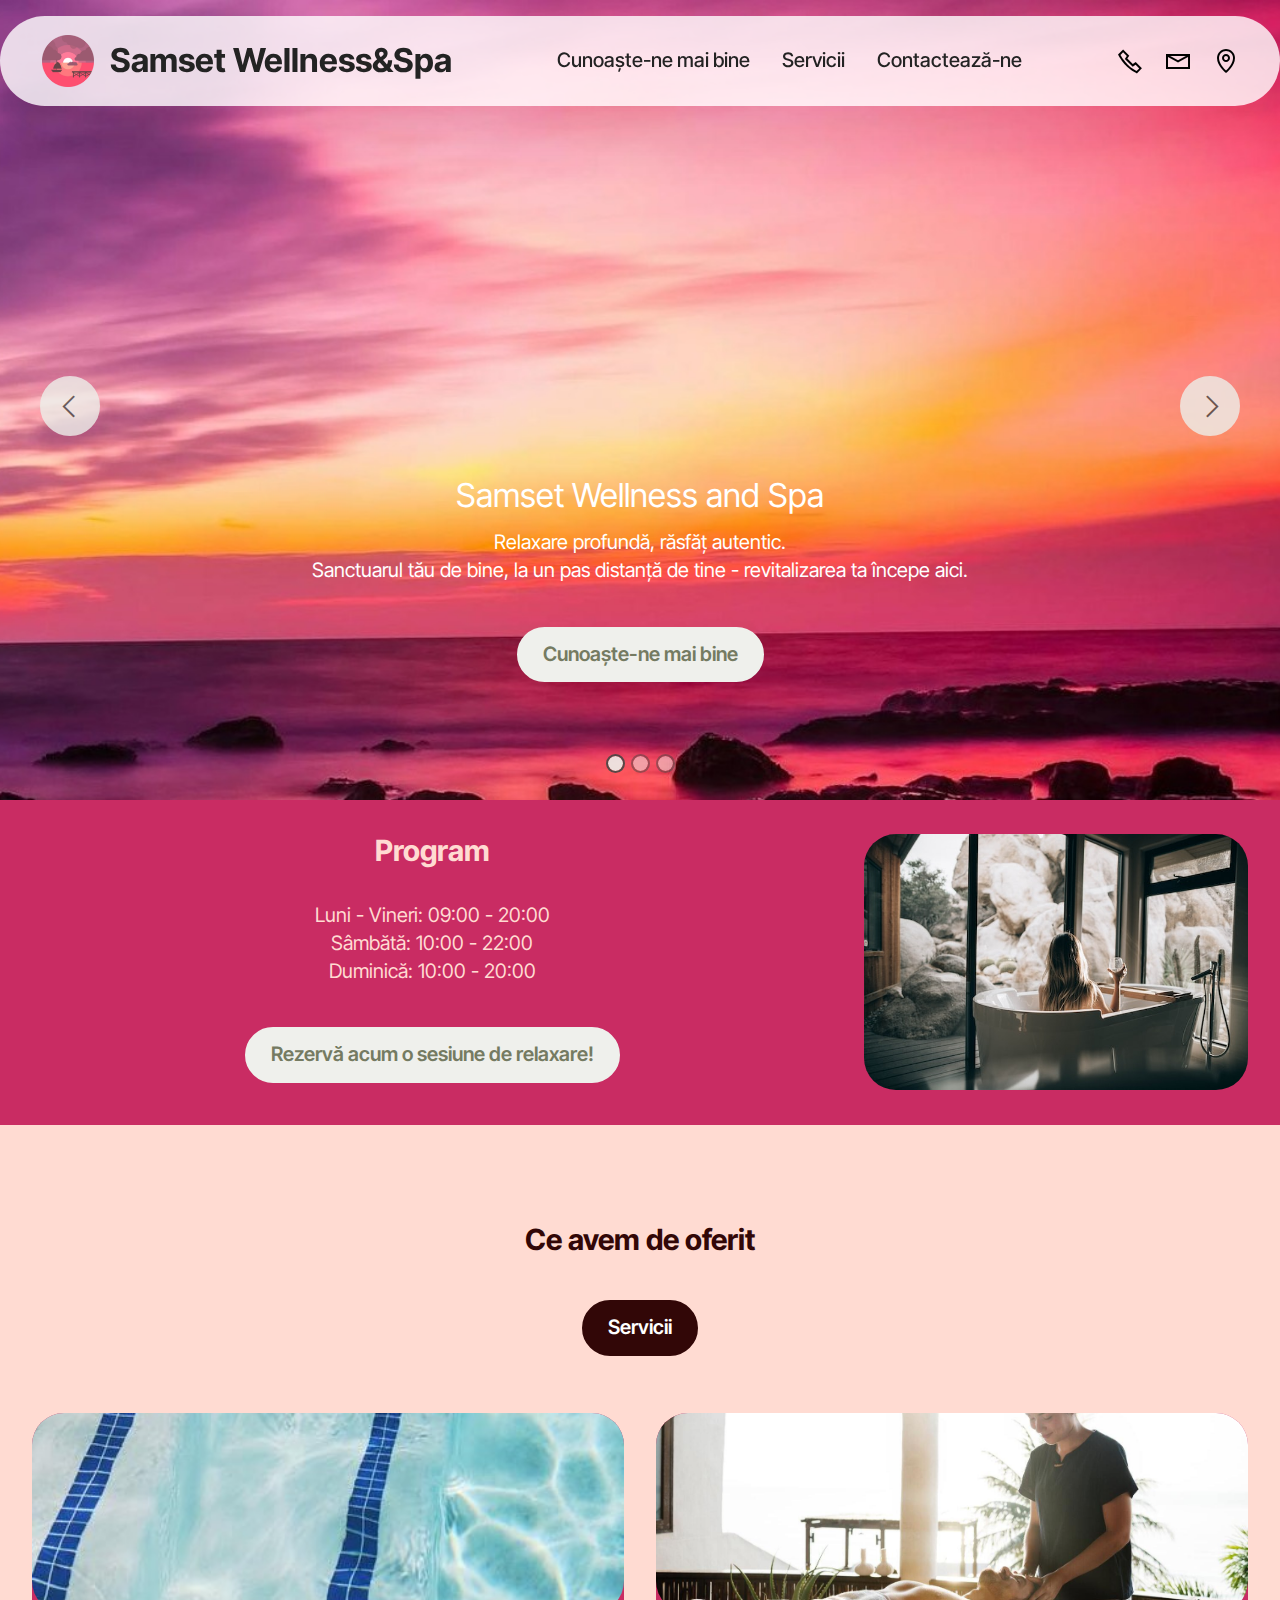
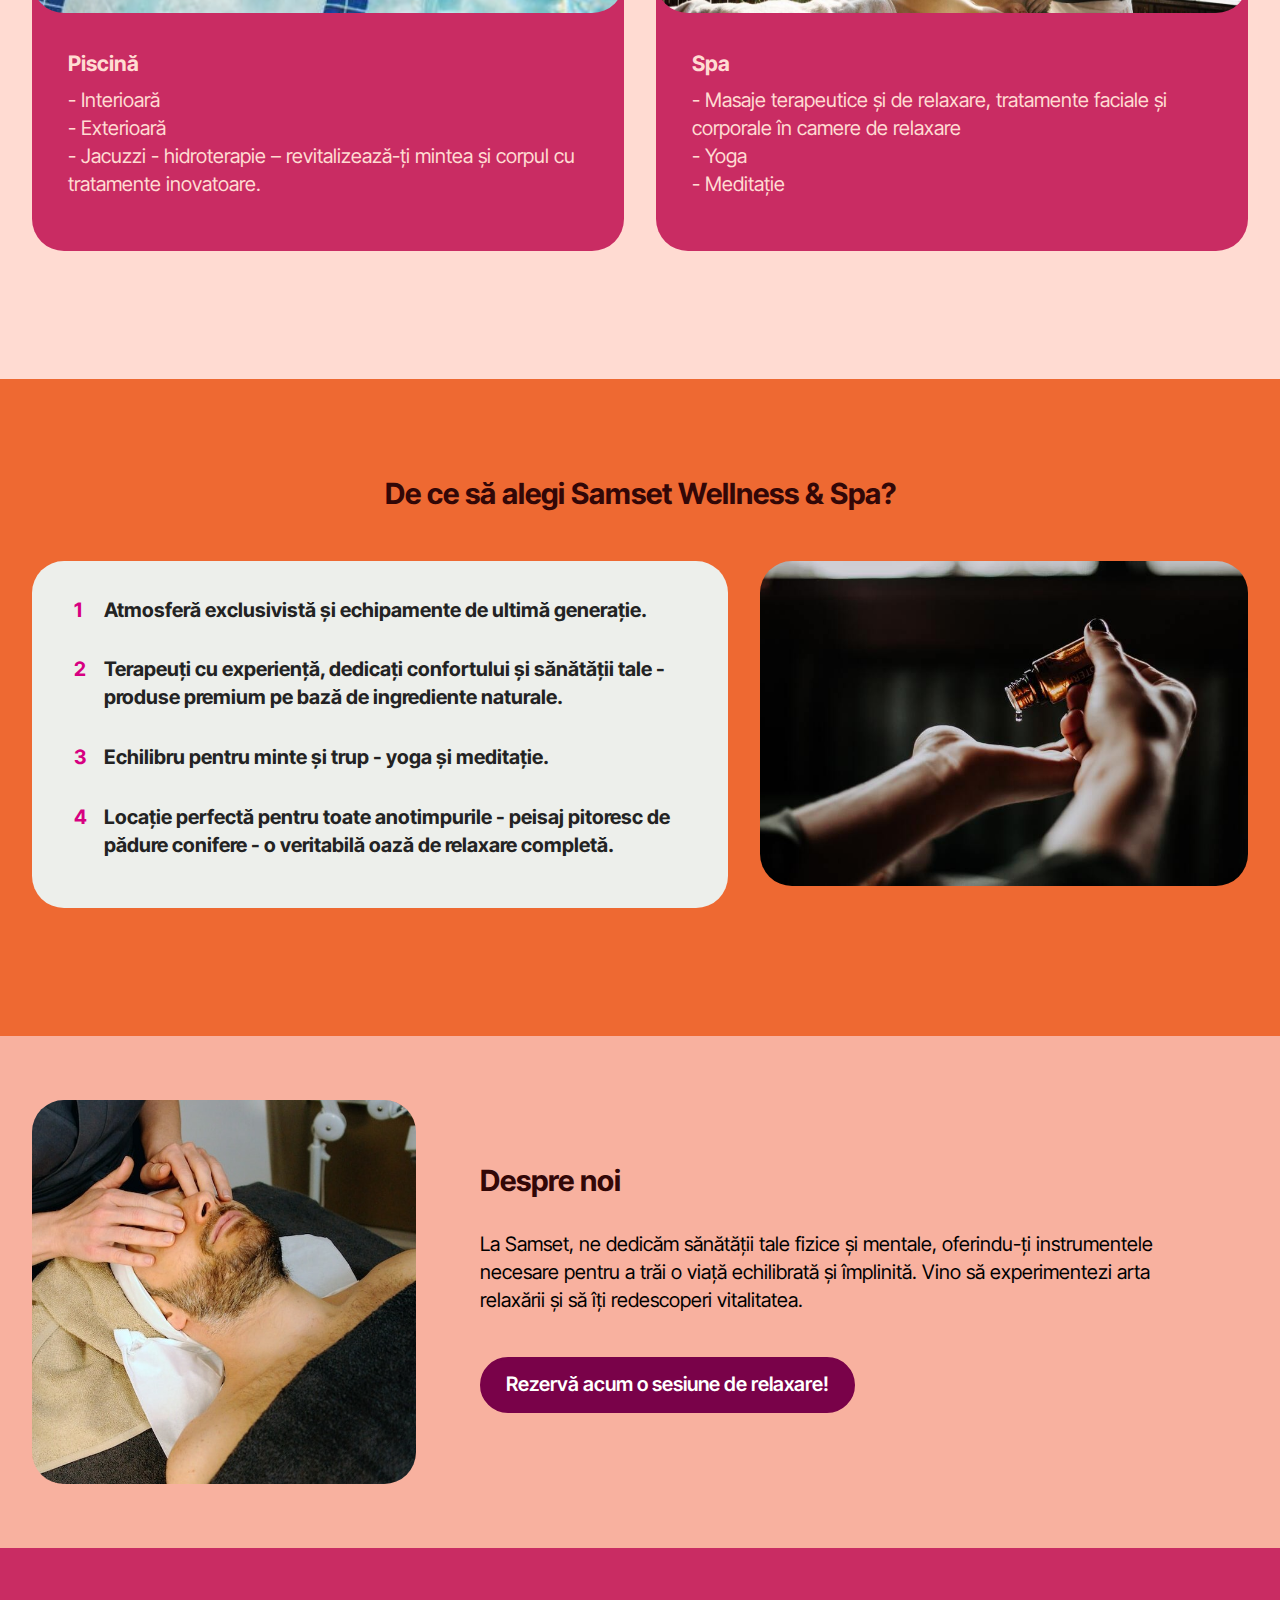
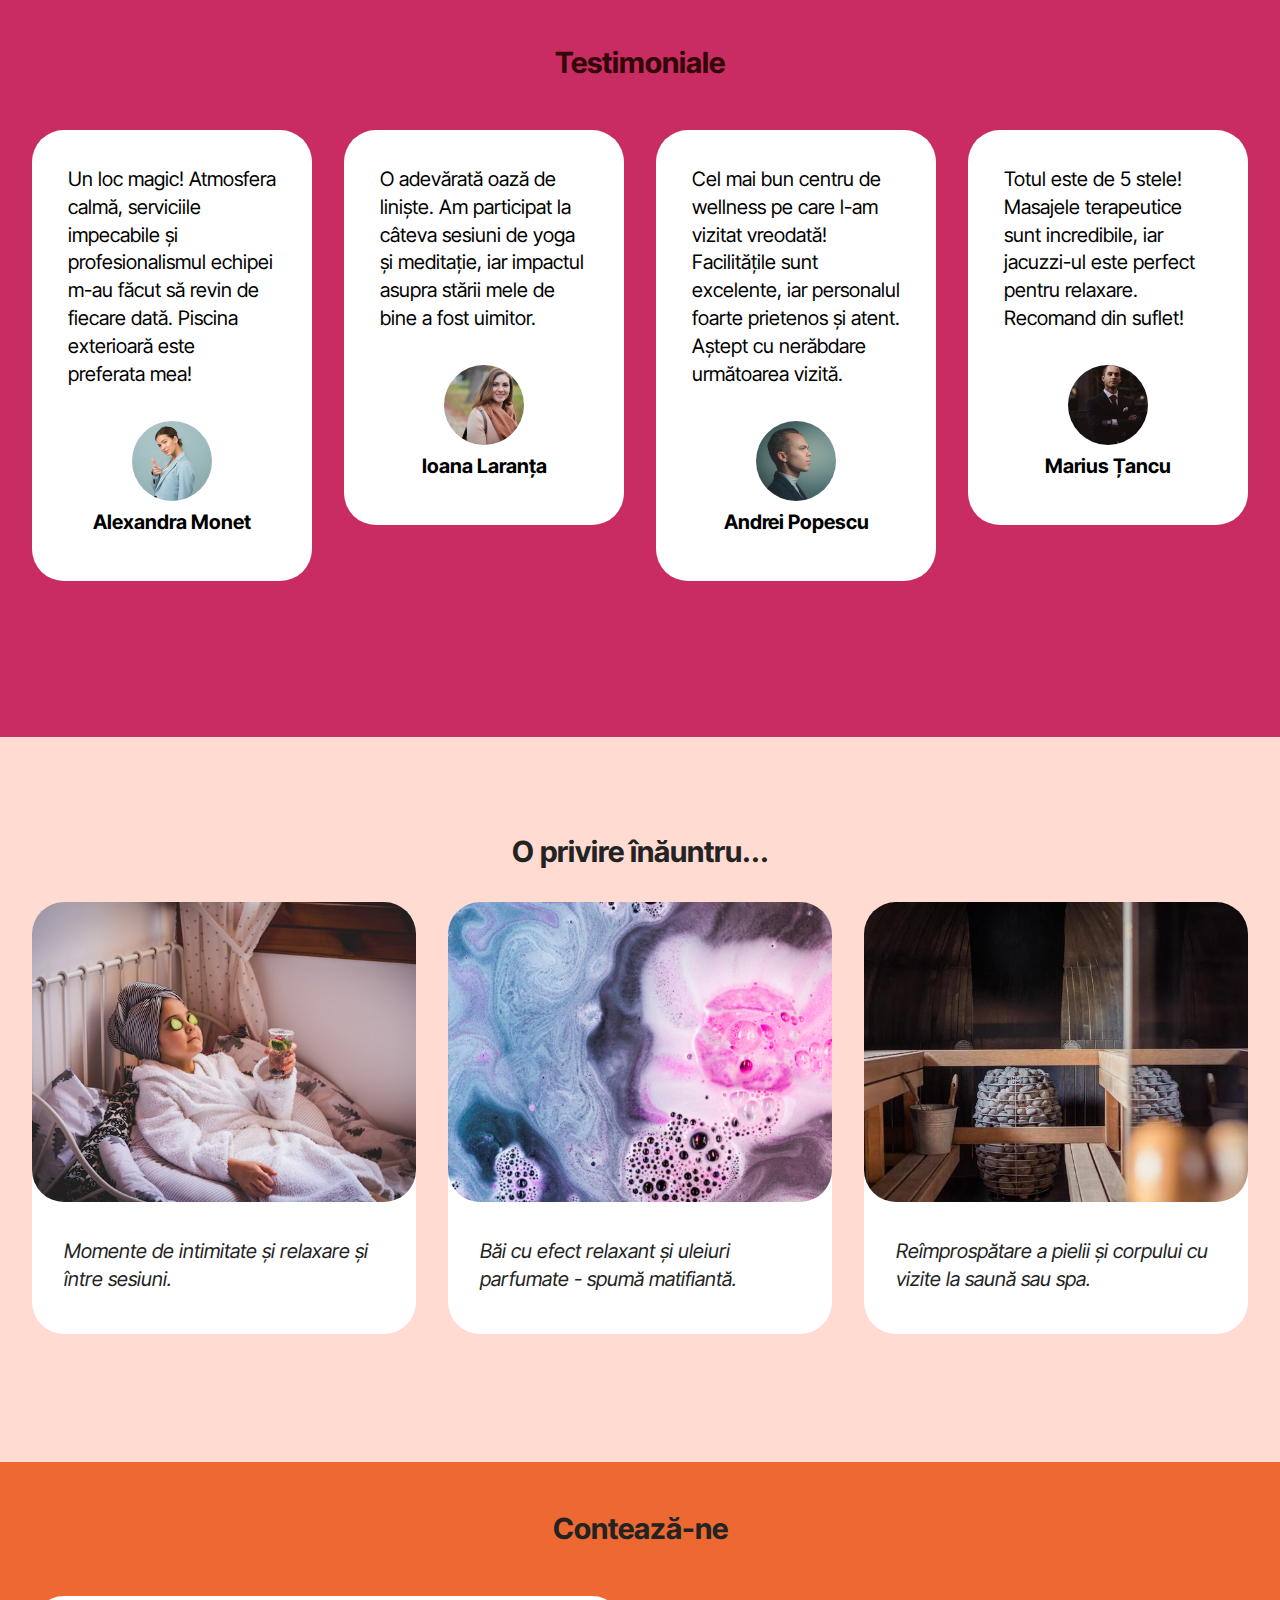
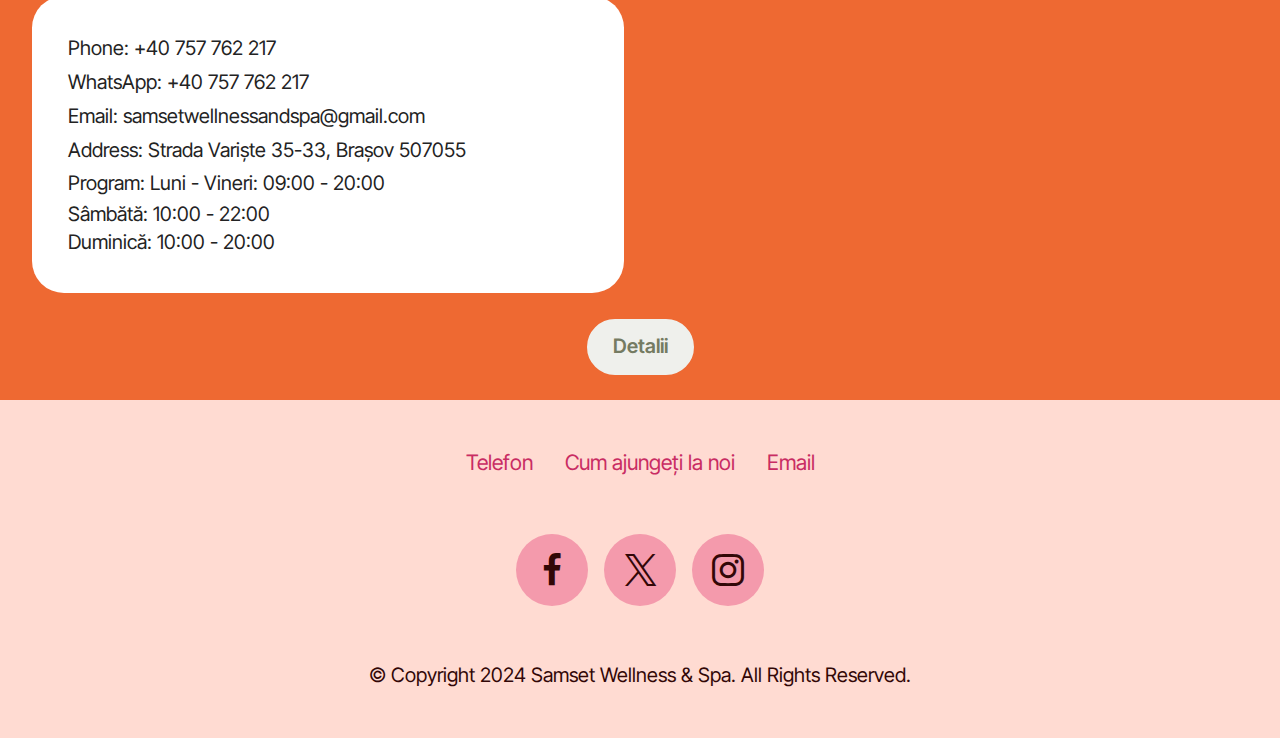
<file: index.html>
<!DOCTYPE html>
<html lang="ro">

<head>
    <meta charset="utf-8">
    <meta name="viewport" content="width=device-width, initial-scale=1">
    <meta name="author" content="Yasmin-Maria Cristea">
    <meta name="keywords" content="wellness center, wellness, center, spa, 
        piscină, samset, sunset">
    <meta name="description" content="Relaxare profundă, 
        răsfăț autentic. Sanctuarul tău de bine, la un pas distanță de tine - 
        revitalizarea ta incepe aici.">
    <link rel="preconnect" href="https://fonts.googleapis.com">
    <link rel="preconnect" href="https://fonts.gstatic.com" crossorigin>
    <link
        href="https://fonts.googleapis.com/css2?family=Barlow:wght@400;500&family=Heebo:wght@100..900&family=Nunito+Sans:ital,opsz,wght@0,6..12,200..1000;1,6..12,200..1000&display=swap"
        rel="stylesheet">
    <title> Samset Wellness & Spa </title>


    <link rel="stylesheet" href="assets/web/assets/mobirise-icons2/mobirise2.css">
    <link rel="stylesheet" href="assets/bootstrap/css/bootstrap.min.css">
    <link rel="stylesheet" href="assets/bootstrap/css/bootstrap-grid.min.css">
    <link rel="stylesheet" href="assets/bootstrap/css/bootstrap-reboot.min.css">
    <link rel="stylesheet" href="assets/dropdown/css/style.css">
    <link rel="stylesheet" href="assets/socicon/css/styles.css">
    <link rel="stylesheet" href="assets/theme/css/style.css">
    <link rel="preload"
        href="https://fonts.googleapis.com/css?family=Inter+Tight:100,200,300,400,500,600,700,800,900,100i,200i,300i,400i,500i,600i,700i,800i,900i&display=swap"
        as="style" onload="this.onload=null;this.rel='stylesheet'">
    <noscript>
        <link rel="stylesheet"
            href="https://fonts.googleapis.com/css?family=Inter+Tight:100,200,300,400,500,600,700,800,900,100i,200i,300i,400i,500i,600i,700i,800i,900i&display=swap">
    </noscript>
    <link rel="preload" as="style" href="assets/mobirise/css/mbr-additional.css?v=JqfwO9">
    <link rel="stylesheet" href="assets/mobirise/css/mbr-additional.css?v=JqfwO9" type="text/css">
</head>

<body>


    <section data-bs-version="5.1" class="menu menu2 cid-uzk1ur8vHB" once="menu" id="menu02-0">

        <nav class="navbar navbar-dropdown navbar-fixed-top navbar-expand-lg">
            <div class="container">
                <div class="navbar-brand">
                    <div class="navbar-logo">
                        <a href="index.html">
                            <img src="assets/images/logo.png" alt="logo ce are pe el un apus într-o temă de culori cu nuanțe de roz"
                                style="height: 3.3rem;">
                        </a>
                    </div>
                    <span class="navbar-caption-wrap"><a class="navbar-caption text-black text-primary display-1"
                            href="index.html#top">Samset Wellness&amp;Spa</a></span>
                </div>
                <button class="navbar-toggler" type="button" data-toggle="collapse" data-bs-toggle="collapse"
                    data-target="#navbarSupportedContent" data-bs-target="#navbarSupportedContent"
                    aria-controls="navbarNavAltMarkup" aria-expanded="false" aria-label="Toggle navigation">
                    <span class="hamburger">
                        <span></span>
                        <span></span>
                        <span></span>
                        <span></span>
                    </span>
                </button>
                <div class="collapse navbar-collapse" id="navbarSupportedContent">
                    <ul class="navbar-nav nav-dropdown nav-right" data-app-modern-menu="true">
                        <li class="nav-item">
                            <a class="nav-link link text-black text-primary display-4"
                                href="cunoaste-ne-mai-bine.html#header05-n">Cunoaște-ne mai bine</a>
                        </li>
                        <li class="nav-item">
                            <a class="nav-link link text-black text-primary display-4" href="servicii.html#header05-t"
                                aria-expanded="false">Servicii</a>
                        </li>
                        <li class="nav-item">
                            <a class="nav-link link text-black text-primary display-4"
                                href="contacteaza-ne.html#header12-u">Contactează-ne</a>
                        </li>
                    </ul>
                    <div class="icons-menu">
                        <a class="iconfont-wrapper" href="https://wa.me/40757762217">
                            <span class="p-2 mbr-iconfont mobi-mbri-phone mobi-mbri"></span>
                        </a>
                        <a class="iconfont-wrapper" href="mailto:samsetwellnessandspa@gmail.com">
                            <span class="p-2 mbr-iconfont mobi-mbri-letter mobi-mbri"></span>
                        </a>
                        <a class="iconfont-wrapper" href="https://maps.app.goo.gl/oxztw271uQE33P1fA" target="_blank">
                            <span class="p-2 mbr-iconfont mobi-mbri-map-pin mobi-mbri"></span>
                        </a>

                    </div>
                </div>
            </div>
        </nav>
    </section>

    <section data-bs-version="5.1" class="slider3 cid-uzWeNOCWH9" id="slider03-x">

        <div class="carousel slide" id="uAeNQu2gZx" data-interval="5000" data-bs-interval="5000">
            <ol class="carousel-indicators">
                <li data-slide-to="0" data-bs-slide-to="0" class="active" data-target="#uAeNQu2gZx"
                    data-bs-target="#uAeNQu2gZx"></li>
                <li data-slide-to="1" data-bs-slide-to="1" data-target="#uAeNQu2gZx" data-bs-target="#uAeNQu2gZx"></li>
                <li data-slide-to="2" data-bs-slide-to="2" data-target="#uAeNQu2gZx" data-bs-target="#uAeNQu2gZx"></li>
            </ol>
            <div class="carousel-inner">

                <div class="carousel-item slider-image item active">
                    <div class="item-wrapper">
                        <img class="d-block w-100" src="assets/images/apus-stanci-2.jpeg"
                            alt="apus extraordinar cu contrast mare, nuanțe intense de roz, mov, portocaliu, roșu; pe partea inferioară este o cantitate de apă în care stau stânci - apa reflectă apusul din partea superioară "
                            data-slide-to="0" data-bs-slide-to="0">

                        <div class="carousel-caption">
                            <h4 class="mbr-section-subtitle mbr-fonts-style mb-3 display-1">Samset Wellness and Spa</h4>
                            <p class="mbr-section-text mbr-fonts-style mb-4 display-7">Relaxare profundă, răsfăț
                                autentic. <br>Sanctuarul tău de bine, la un pas distanță de tine - revitalizarea ta
                                începe aici.</p>
                            <div class="mbr-section-btn mb-5"><a class="btn btn-white display-7"
                                    href="cunoaste-ne-mai-bine.html">Cunoaște-ne mai bine</a></div>
                        </div>
                    </div>
                </div>
                <div class="carousel-item slider-image item">
                    <div class="item-wrapper">
                        <img class="d-block w-100" src="assets/images/baie-relaxanta-cu-citit.jpeg"
                            alt="femeie care face baie cu spumă într-o cadă; între timp aceasta citește dintr-o carte"
                            data-slide-to="1" data-bs-slide-to="1">

                        <div class="carousel-caption">
                            <h5 class="mbr-section-subtitle mbr-fonts-style mb-3 display-7"><strong>Tratamente pentru
                                    a-ți pune în valoare frumusețea ta naturală.</strong></h5>
                            <p class="mbr-section-text mbr-fonts-style mb-4 display-7"></p>
                            <div class="mbr-section-btn mb-5"><a class="btn btn-white display-7"
                                    href="servicii.html">Servicii</a></div>
                        </div>
                    </div>
                </div>
                <div class="carousel-item slider-image item">
                    <div class="item-wrapper">
                        <img class="d-block w-100" src="assets/images/yoga.jpeg"
                            alt="bărbat ce stă într-o poziție de yoga - așezat pe jos cu picioarele încrucișate și palmele lipite"
                            data-slide-to="2" data-bs-slide-to="2">

                        <div class="carousel-caption">
                            <h5 class="mbr-section-subtitle mbr-fonts-style mb-3 display-7"><strong>Meditație și Yoga
                                    pentru a-ți echilibra energia interioară.</strong></h5>
                            <p class="mbr-section-text mbr-fonts-style mb-4 display-7"></p>
                            <div class="mbr-section-btn mb-5"><a class="btn btn-white display-7"
                                    href="contacteaza-ne.html">Contactează-ne</a></div>
                        </div>
                    </div>
                </div>
            </div>
            <a class="carousel-control carousel-control-prev" role="button" data-slide="prev" data-bs-slide="prev"
                href="#uAeNQu2gZx">
                <span class="mobi-mbri mobi-mbri-arrow-prev" aria-hidden="true"></span>
                <span class="sr-only visually-hidden">Previous</span>
            </a>
            <a class="carousel-control carousel-control-next" role="button" data-slide="next" data-bs-slide="next"
                href="#uAeNQu2gZx">
                <span class="mobi-mbri mobi-mbri-arrow-next" aria-hidden="true"></span>
                <span class="sr-only visually-hidden">Next</span>
            </a>
        </div>
    </section>

    <section data-bs-version="5.1" class="start article2 cid-uzTGLrYlwW" id="article02-e">

        <div class="container">
            <div class="row justify-content-center">
                <div class="col-12 col-md-12 col-lg-4 image-wrapper">
                    <img class="w-100" src="assets/images/spa-woman.jpg"
                        alt="o femeie ce stă în cadă cu un pahar de vin în mână și cu privirea spre niște stânci">
                </div>
                <div class="col-12 col-md-12 col-lg">
                    <div class="text-wrapper align-left">
                        <h1 class="mbr-section-title mbr-fonts-style mb-4 display-2">
                            <strong>Program</strong>
                        </h1>
                        <p class="mbr-text align-left mbr-fonts-style mb-4 display-7">Luni - Vineri: 09:00 -
                            20:00<br>Sâmbătă: 10:00 - 22:00<br>Duminică: 10:00 - 20:00</p>
                        <div class="mbr-section-btn align-left mt-3"><a class="btn btn-white display-7"
                                href="contacteaza-ne.html#form03-v">Rezervă acum o sesiune de relaxare!</a></div>
                    </div>
                </div>
            </div>
        </div>
    </section>

    <section data-bs-version="5.1" class="features6 start cid-uzk4oWlsSj" id="features06-4">


        <div class="container">
            <div class="row justify-content-center">
                <div class="col-12 content-head">
                    <div class="mbr-section-head mb-5">
                        <h4 class="mbr-section-title mbr-fonts-style align-center mb-0 display-2">
                            <strong>Ce avem de oferit</strong>
                        </h4>

                        <div class="mbr-section-btn item-footer mt-4"><a href="servicii.html"
                                class="btn item-btn btn-info display-7">Servicii</a></div>
                    </div>
                </div>
            </div>
            <div class="row">
                <div class="item features-image col-12 col-md-6 col-lg-6 active">
                    <div class="item-wrapper">
                        <div class="item-img">
                            <img src="assets/images/y7y4l7gqt7u.jpeg"
                                alt="scări în interiorul unei piscine - detalii albastru închis" data-slide-to="0"
                                data-bs-slide-to="0">
                        </div>
                        <div class="item-content">
                            <h5 class="item-title mbr-fonts-style display-5">
                                <strong>Piscină&nbsp;</strong>
                            </h5>
                            <p class="mbr-text mbr-fonts-style display-7">
                                - Interioară<br>- Exterioară<br>- Jacuzzi - hidroterapie – revitalizează-ți mintea și
                                corpul cu tratamente inovatoare.</p>

                        </div>
                    </div>
                </div>
                <div class="item features-image col-12 col-md-6 col-lg-6">
                    <div class="item-wrapper">
                        <div class="item-img">
                            <img src="assets/images/terapie.jpg"
                                alt="o femeie care face o sesiune de terapie unui bărbat" data-slide-to="1"
                                data-bs-slide-to="1">
                        </div>
                        <div class="item-content">
                            <h5 class="item-title mbr-fonts-style display-5">
                                <strong>Spa</strong>
                            </h5>
                            <p class="mbr-text mbr-fonts-style display-7">- Masaje terapeutice și de relaxare,
                                tratamente faciale și corporale în camere de relaxare<br>-&nbsp;Yoga <br>- Meditație<br>
                            </p>

                        </div>
                    </div>
                </div>


            </div>
        </div>
    </section>

    <section data-bs-version="5.1" class="features030 cid-uzTGWXQhRN" id="features030-f">



        <div class="container">
            <div class="row justify-content-center">
                <div class="col-md-12 content-head mb-5">
                    <h1 class="mbr-section-title mbr-fonts-style mb-0 display-2"><strong>De ce să alegi Samset Wellness
                            &amp; Spa?</strong></h1>

                </div>
            </div>
            <div class="row justify-content-center  blockContent">
                <div class="col-12 col-lg">
                    <div class="item-wrapper align-left">
                        <div class="mbr-text counter-container mbr-fonts-style display-7">
                            <ol>
                                <li><strong>Atmosferă exclusivistă și echipamente de ultimă generație.</strong></li>
                                <li><strong>Terapeuți cu experiență, dedicați confortului și sănătății tale - produse
                                        premium pe bază de ingrediente naturale.</strong></li>
                                <li><strong>Echilibru pentru minte și trup - yoga și meditație.</strong></li>
                                <li><strong>Locație perfectă pentru toate anotimpurile - peisaj pitoresc de pădure
                                        conifere - o veritabilă oază de relaxare completă.</strong></li>
                            </ol>
                        </div>
                    </div>
                </div>
                <div class="col-12 col-lg-5">
                    <div class="image-wrapper mb-4">
                        <img class="w-100" src="assets/images/ulei-spa.jpg"
                            alt="mâinile cuiva care își picură câteva picături de ulei esențial pe mâini">
                    </div>
                </div>

            </div>
        </div>
    </section>

    <section data-bs-version="5.1" class="start article2 cid-uA5BqNq1A7" id="article02-y">





        <div class="container">
            <div class="row justify-content-center">
                <div class="col-12 col-md-12 col-lg-4 image-wrapper">
                    <img class="w-100" src="assets/images/domnul-2.jpeg"
                        alt="un domn ce primește un tratament facial, acesta stă întins pe spate, e acoperit cu un prosop gri închis pe corp, iar un terapeut îi lucrează în zona ochilor ">
                </div>
                <div class="col-12 col-md-12 col-lg">
                    <div class="text-wrapper align-left">
                        <h1 class="mbr-section-title mbr-fonts-style mb-4 display-2"><strong>Despre noi</strong></h1>
                        <p class="mbr-text align-left mbr-fonts-style mb-4 display-7">La Samset, ne dedicăm sănătății
                            tale fizice și mentale, oferindu-ți instrumentele necesare pentru a trăi o viață echilibrată
                            și împlinită. Vino să experimentezi arta relaxării și să îți redescoperi vitalitatea.</p>
                        <div class="mbr-section-btn align-left mt-3"><a class="btn btn-secondary display-7"
                                href="contacteaza-ne.html#form03-v">Rezervă acum o sesiune de relaxare!</a></div>
                    </div>
                </div>
            </div>
        </div>
    </section>

    <section data-bs-version="5.1" class="people04 cid-uzk4A1XAgI" id="people04-5">


        <div class="container">
            <div class="row mb-5 justify-content-center">
                <div class="col-12 mb-0 content-head">
                    <h3 class="mbr-section-title mbr-fonts-style align-center mb-0 display-2">
                        <strong>Testimoniale</strong>
                    </h3>

                </div>
            </div>
            <div class="row mbr-masonry" data-masonry="{&quot;percentPosition&quot;: true }">
                <div class="item features-without-image col-12 col-md-6 col-lg-3 active">
                    <div class="item-wrapper">
                        <div class="card-box align-left">
                            <p class="card-text mbr-fonts-style display-7">Un loc magic! Atmosfera calmă, serviciile
                                impecabile și profesionalismul echipei m-au făcut să revin de fiecare dată. Piscina
                                exterioară este preferata mea!</p>
                            <div class="img-wrapper mt-4 mb-2">
                                <img src="assets/images/alexandra-m.jpg"
                                    alt="Alexandra Monet - aceasta are parul maro prins în coc jos, poartă un sacou baby blue și zâmbește la cameră în timp ce arată spre ea"
                                    data-slide-to="0" data-bs-slide-to="0">
                            </div>
                            <h5 class="card-title mbr-fonts-style display-7"><strong>Alexandra Monet</strong></h5>
                        </div>
                    </div>
                </div>
                <div class="item features-without-image col-12 col-md-6 col-lg-3">
                    <div class="item-wrapper">
                        <div class="card-box align-left">
                            <p class="card-text mbr-fonts-style display-7">
                                O adevărată oază de liniște. Am participat la câteva sesiuni de yoga și meditație, iar
                                impactul asupra stării mele de bine a fost uimitor.
                            </p>
                            <div class="img-wrapper mt-4 mb-2">
                                <img src="assets/images/ioana-l-1.jpg" data-slide-to="1" data-bs-slide-to="1"
                                    alt="Ioana Laranța - aceasta poartă un palton maro, ține un pahar de cafea în mâini, are părul buclat și desfăcut; se află într-un parc și este o poză făcută toamna">
                            </div>
                            <h5 class="card-title mbr-fonts-style display-7"><strong>Ioana Laranța</strong></h5>
                        </div>
                    </div>
                </div>
                <div class="item features-without-image col-12 col-md-6 col-lg-3">
                    <div class="item-wrapper">
                        <div class="card-box align-left">
                            <p class="card-text mbr-fonts-style display-7">
                                Cel mai bun centru de wellness pe care l-am vizitat vreodată! Facilitățile sunt
                                excelente, iar personalul foarte prietenos și atent. Aștept cu nerăbdare următoarea
                                vizită.
                            </p>
                            <div class="img-wrapper mt-4 mb-2">
                                <img src="assets/images/andrei-1.jpg" data-slide-to="2" data-bs-slide-to="2"
                                    alt="Andrei Popescu - poză din profil, poartă sacou bleumarin și o bluză albă cu gât înalt">
                            </div>
                            <h5 class="card-title mbr-fonts-style display-7"><strong>Andrei Popescu</strong></h5>
                        </div>
                    </div>
                </div>
                <div class="item features-without-image col-12 col-md-6 col-lg-3">
                    <div class="item-wrapper">
                        <div class="card-box align-left">
                            <p class="card-text mbr-fonts-style display-7">
                                Totul este de 5 stele! Masajele terapeutice sunt incredibile, iar jacuzzi-ul este
                                perfect pentru relaxare. Recomand din suflet!
                            </p>
                            <div class="img-wrapper mt-4 mb-2">
                                <img src="assets/images/marius-1.jpg" data-slide-to="3" data-bs-slide-to="3"
                                    alt="Marius Țincu - îmbrăcat la costum, are cravată roșie, ține mâinile încrucișate și se uită direct în cameră">
                            </div>
                            <h5 class="card-title mbr-fonts-style display-7">
                                <strong>Marius Țancu</strong>
                            </h5>
                        </div>
                    </div>
                </div>


            </div>
        </div>
    </section>

    <section data-bs-version="5.1" class="gallery2 cid-uzk5QDVQpZ" id="gallery2-a">


        <div class="container">
            <div class="mbr-section-head">
                <h4 class="mbr-section-title mbr-fonts-style align-center mb-0 display-2"><strong>O privire
                        înăuntru...</strong><strong><br></strong></h4>

            </div>
            <div class="row mt-4">
                <div class="item features-image сol-12 col-md-6 col-lg-4">
                    <div class="item-wrapper">
                        <div class="item-img">
                            <img src="assets/images/doamna-4.jpg"
                                alt="O fată în halat alb ce stă lăsată pe spate pe un scaun, ea are un prosop gri pe cap, un pahar de suc în mână și felii de castraveți pe ochi">
                        </div>
                        <div class="item-content">

                            <h6 class="item-subtitle mbr-fonts-style mt-1 display-7"><em>Momente de intimitate și
                                    relaxare și între sesiuni.</em></h6>

                        </div>

                    </div>
                </div>
                <div class="item features-image сol-12 col-md-6 col-lg-4">
                    <div class="item-wrapper">
                        <div class="item-img">
                            <img src="assets/images/spuma-roz.jpg"
                                alt="apă ce are la suprafață spumă roz și albastră/mov">
                        </div>
                        <div class="item-content">

                            <h6 class="item-subtitle mbr-fonts-style mt-1 display-7"><em>Băi cu efect relaxant și
                                    uleiuri parfumate - spumă matifiantă.</em></h6>

                        </div>

                    </div>
                </div>
                <div class="item features-image сol-12 col-md-6 col-lg-4">
                    <div class="item-wrapper">
                        <div class="item-img">
                            <img src="assets/images/spa.jpg"
                                alt="interiorul saunei - mult lemn, bănci, fereastră laterală">
                        </div>
                        <div class="item-content">

                            <h6 class="item-subtitle mbr-fonts-style mt-1 display-7"><em>Reîmprospătare a pielii și
                                    corpului cu vizite la saună sau spa.</em></h6>

                        </div>

                    </div>
                </div>

            </div>
        </div>
    </section>

    <section data-bs-version="5.1" class="contacts02 map1 cid-uzk4FBghfG" id="contacts02-6">




        <div class="container">
            <div class="row justify-content-center">
                <div class="col-12 content-head">
                    <div class="mbr-section-head mb-5">
                        <h3 class="mbr-section-title mbr-fonts-style align-center mb-0 display-2">
                            <strong>Contează-ne</strong>
                        </h3>

                    </div>
                </div>
            </div>
            <div class="row justify-content-center">
                <div class="card col-12 col-md-12 col-lg-6">
                    <div class="card-wrapper">
                        <div class="text-wrapper">

                            <ul class="list mbr-fonts-style display-7">
                                <li class="mbr-text item-wrap">Phone: +40 757 762 217</a></li>
                                <li class="mbr-text item-wrap">WhatsApp: +40 757 762 217</a></li>
                                <li class="mbr-text item-wrap">Email: samsetwellnessandspa@gmail.com</a></li>
                                <li class="mbr-text item-wrap">Address: Strada Variște 35-33, Brașov 507055</li>
                                <li class="mbr-text item-wrap">Program: Luni - Vineri: 09:00 - 20:00</li>
                                <li>Sâmbătă: 10:00 - 22:00</li>
                                <li class="mbr-text item-wrap">
                                <li>Duminică: 10:00 - 20:00</li>
                            </ul>
                        </div>
                    </div>
                </div>
                <div class="map-wrapper col-md-12 col-lg-6">
                    <div class="google-map">
                        <iframe
                            src="https://www.google.com/maps/embed?pb=!1m18!1m12!1m3!1d2542.9504987848645!2d25.5647393404067!3d45.631138571197575!2m3!1f0!2f0!3f0!3m2!1i1024!2i768!4f13.1!3m3!1m2!1s0x40b35b415172f38f%3A0xe414bc50b5619f37!2sStrada%20Vari%C8%99te%2035-33%2C%20Bra%C8%99ov%20507055!5e1!3m2!1sen!2sro!4v1737022235397!5m2!1sen!2sro"
                            allowfullscreen=""></iframe>
                    </div>
                </div>
            </div>
        </div>
    </section>

    <section data-bs-version="5.1" class="article16 cid-uA8YpqLVem" id="article16-1b">

        <div class="container">
            <div class="row justify-content-center">
                <div class="col-md-12 col-lg-8">
                    <div class="mbr-section-btn align-center"><a class="btn btn-white display-4"
                            href="contacteaza-ne.html">Detalii</a></div>
                </div>
            </div>
        </div>
    </section>

    <section data-bs-version="5.1" class="footer3 cid-uAa1fkJXGC" once="footers" id="footer03-1o">
        <div class="container">
            <div class="row">
                <div class="row-links">
                    <ul class="header-menu">
                        <li class="header-menu-item mbr-fonts-style display-5"><a href="tel:+40757762217"
                                class="text-primary">Telefon</a></li>
                        <li class="header-menu-item mbr-fonts-style display-5">
                            <a href="https://maps.app.goo.gl/oxztw271uQE33P1fA" class="text-primary" target="_blank">Cum
                                ajungeți la noi</a>
                        </li>
                        <li class="header-menu-item mbr-fonts-style display-5"><a
                                href="mailto:samsetwellnessandspa@gmail.com" class="text-primary">Email</a></li>
                    </ul>
                </div>

                <div class="col-12 mt-4">
                    <div class="social-row">
                        <div class="soc-item">
                            <a href="https://facebook.com/" target="_blank">
                                <span class="mbr-iconfont display-7 socicon-facebook socicon"></span>
                            </a>
                        </div>
                        <div class="soc-item">
                            <a href="https://x.com/" target="_blank">
                                <span class="mbr-iconfont socicon-twitter socicon"></span>
                            </a>
                        </div>
                        <div class="soc-item">
                            <a href="https://instagram.com/" target="_blank">
                                <span class="mbr-iconfont socicon-instagram socicon"></span>
                            </a>
                        </div>
                    </div>
                </div>
                <div class="col-12 mt-5">
                    <p class="mbr-fonts-style copyright display-7">
                        © Copyright 2024 Samset Wellness &amp; Spa. All Rights Reserved.
                    </p>
                </div>
            </div>
        </div>
    </section>

    <script src="assets/bootstrap/js/bootstrap.bundle.min.js"></script>
    <script src="assets/smoothscroll/smooth-scroll.js"></script>
    <script src="assets/ytplayer/index.js"></script>
    <script src="assets/dropdown/js/navbar-dropdown.js"></script>
    <script src="assets/masonry/masonry.pkgd.min.js"></script>
    <script src="assets/imagesloaded/imagesloaded.pkgd.min.js"></script>
    <script src="assets/theme/js/script.js"></script>

</body>
</html>
</file>
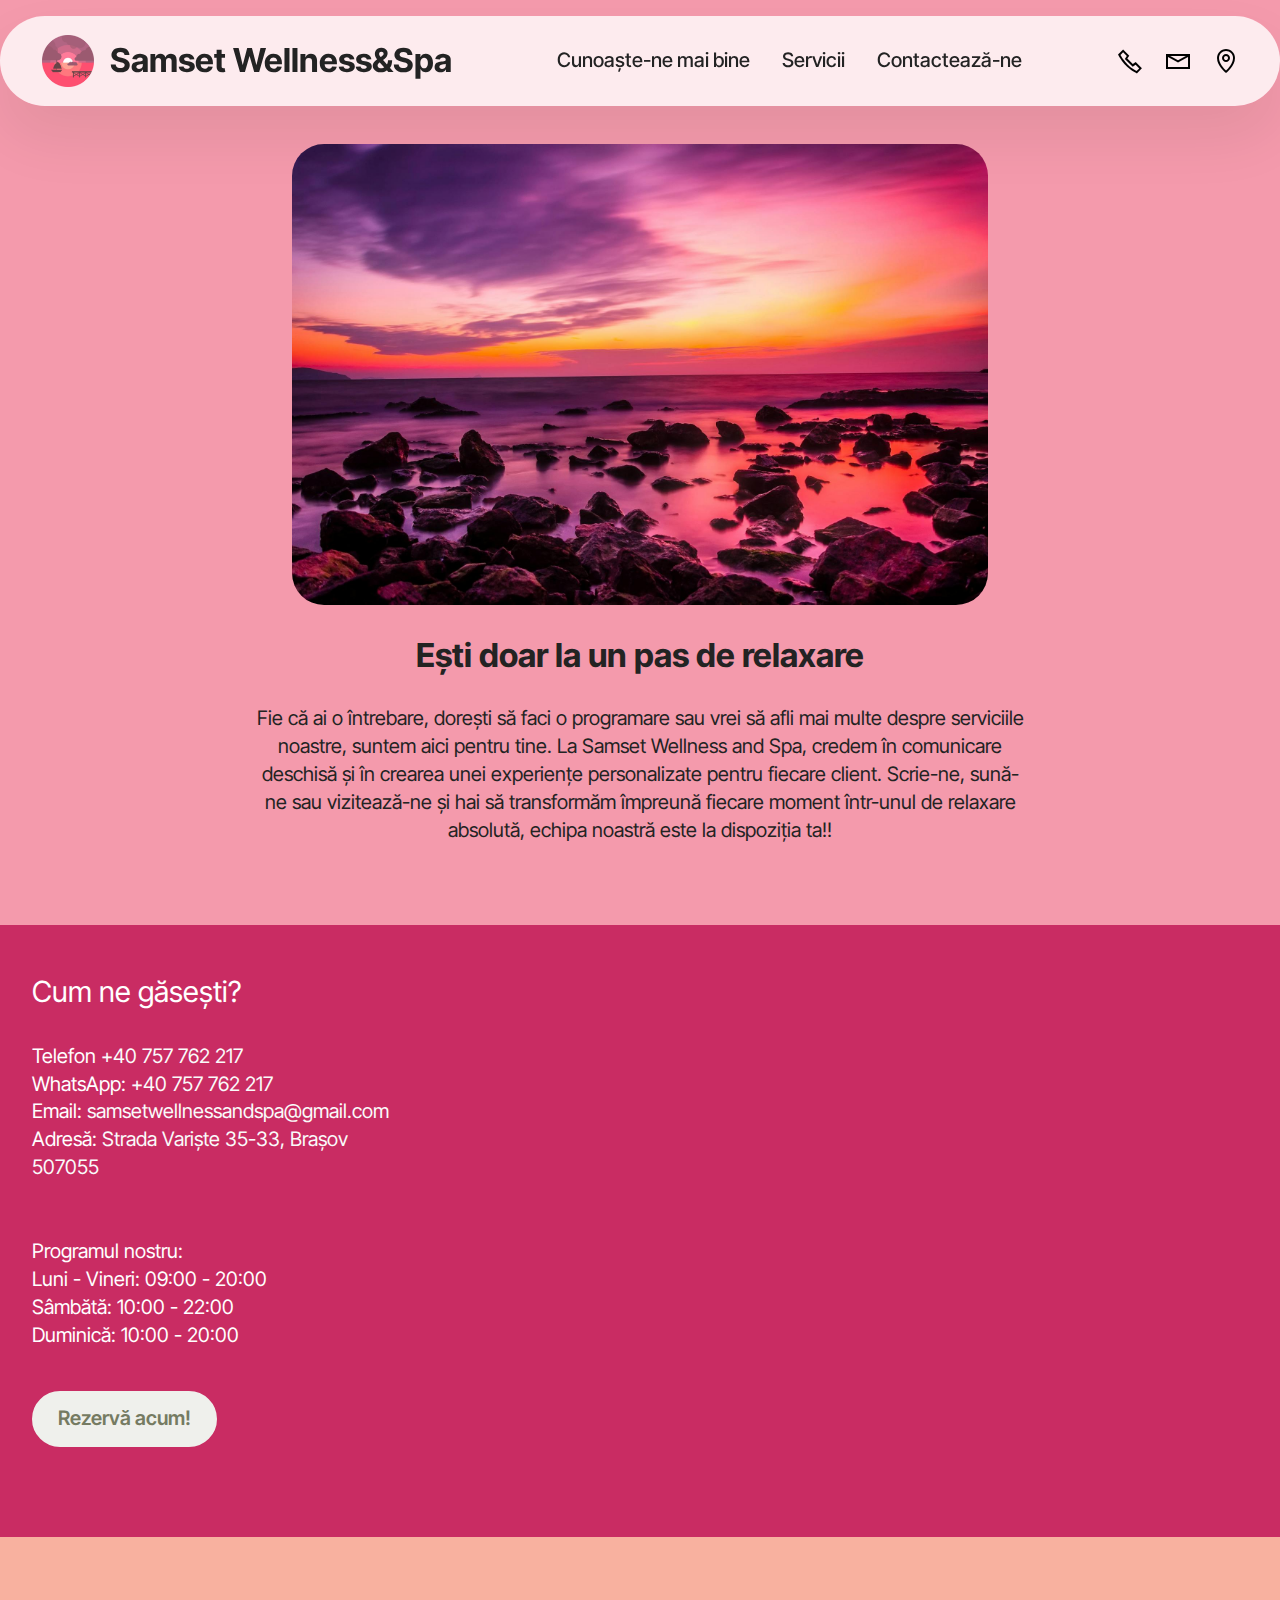
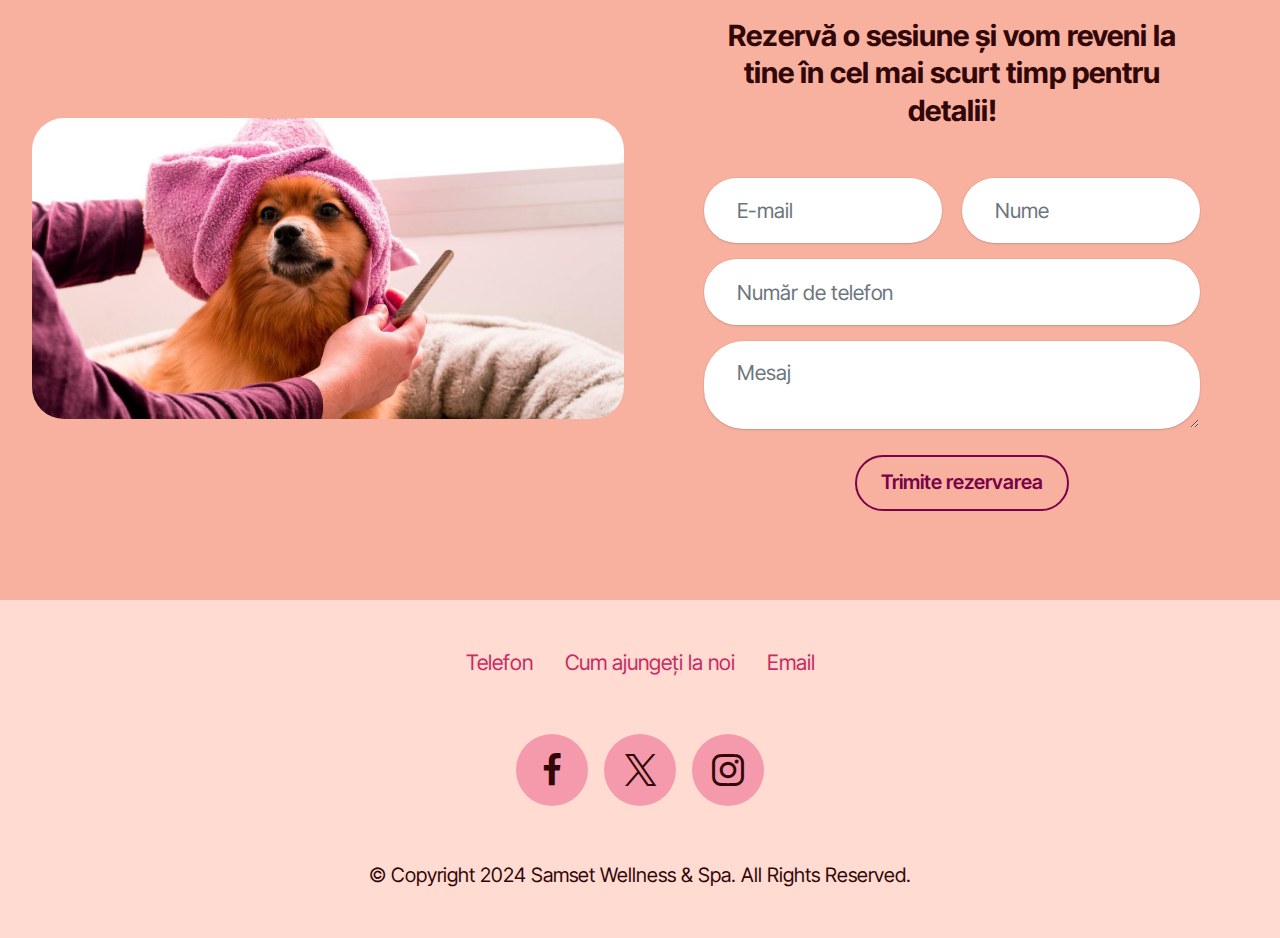
<file: contacteaza-ne.html>
<!DOCTYPE html>
<html lang="ro">

<head>
    <meta charset="utf-8">
    <meta name="viewport" content="width=device-width, initial-scale=1">
    <meta name="author" content="Yasmin-Maria Cristea">
    <meta name="keywords" content="wellness center, wellness, center, spa, piscină, samset, sunset">
    <meta name="description" content="Relaxare profundă, răsfăț autentic. Sanctuarul tău de bine, la un pas distanță de tine - revitalizarea ta incepe aici.">
    <link rel="preconnect" href="https://fonts.googleapis.com">
    <link rel="preconnect" href="https://fonts.gstatic.com" crossorigin>
    <link
        href="https://fonts.googleapis.com/css2?family=Barlow:wght@400;500&family=Heebo:wght@100..900&family=Nunito+Sans:ital,opsz,wght@0,6..12,200..1000;1,6..12,200..1000&display=swap"
        rel="stylesheet">
    <title> Samset Wellness & Spa </title>

    <link rel="stylesheet" href="assets/web/assets/mobirise-icons2/mobirise2.css">
    <link rel="stylesheet" href="assets/bootstrap/css/bootstrap.min.css">
    <link rel="stylesheet" href="assets/bootstrap/css/bootstrap-grid.min.css">
    <link rel="stylesheet" href="assets/bootstrap/css/bootstrap-reboot.min.css">
    <link rel="stylesheet" href="assets/dropdown/css/style.css">
    <link rel="stylesheet" href="assets/socicon/css/styles.css">
    <link rel="stylesheet" href="assets/theme/css/style.css">
    <link rel="preload"
        href="https://fonts.googleapis.com/css?family=Inter+Tight:100,200,300,400,500,600,700,800,900,100i,200i,300i,400i,500i,600i,700i,800i,900i&display=swap"
        as="style" onload="this.onload=null;this.rel='stylesheet'">
    <noscript>
        <link rel="stylesheet"
            href="https://fonts.googleapis.com/css?family=Inter+Tight:100,200,300,400,500,600,700,800,900,100i,200i,300i,400i,500i,600i,700i,800i,900i&display=swap">
    </noscript>
    <link rel="preload" as="style" href="assets/mobirise/css/mbr-additional.css?v=JqfwO9">
    <link rel="stylesheet" href="assets/mobirise/css/mbr-additional.css?v=JqfwO9" type="text/css">
</head>

<body>

    <section data-bs-version="5.1" class="menu menu2 cid-uzk1ur8vHB" once="menu" id="menu02-k">


        <nav class="navbar navbar-dropdown navbar-fixed-top navbar-expand-lg">
            <div class="container">
                <div class="navbar-brand">
                    <span class="navbar-logo">
                        <a href="index.html">
                            <img src="assets/images/logo.png"
                                alt="logo ce are pe el un apus într-o temă de culori cu nuanțe de roz"
                                style="height: 3.3rem;">
                        </a>
                    </span>
                    <span class="navbar-caption-wrap"><a class="navbar-caption text-black text-primary display-1"
                            href="index.html#top">Samset Wellness&amp;Spa</a></span>
                </div>
                <button class="navbar-toggler" type="button" data-toggle="collapse" data-bs-toggle="collapse"
                    data-target="#navbarSupportedContent" data-bs-target="#navbarSupportedContent"
                    aria-controls="navbarNavAltMarkup" aria-expanded="false" aria-label="Toggle navigation">
                    <span class="hamburger">
                        <span></span>
                        <span></span>
                        <span></span>
                        <span></span>
                    </span>
                </button>
                <div class="collapse navbar-collapse" id="navbarSupportedContent">
                    <ul class="navbar-nav nav-dropdown nav-right" data-app-modern-menu="true">
                        <li class="nav-item">
                            <a class="nav-link link text-black text-primary display-4"
                                href="cunoaste-ne-mai-bine.html#header05-n">Cunoaște-ne mai bine</a>
                        </li>
                        <li class="nav-item">
                            <a class="nav-link link text-black text-primary display-4" href="servicii.html#header05-t"
                                aria-expanded="false">Servicii</a>
                        </li>
                        <li class="nav-item">
                            <a class="nav-link link text-black text-primary display-4"
                                href="contacteaza-ne.html#header12-u">Contactează-ne</a>
                        </li>
                    </ul>
                    <div class="icons-menu">
                        <a class="iconfont-wrapper" href="https://wa.me/40757762217">
                            <span class="p-2 mbr-iconfont mobi-mbri-phone mobi-mbri"></span>
                        </a>
                        <a class="iconfont-wrapper" href="mailto:samsetwellnessandspa@gmail.com">
                            <span class="p-2 mbr-iconfont mobi-mbri-letter mobi-mbri"></span>
                        </a>
                        <a class="iconfont-wrapper" href="https://maps.app.goo.gl/oxztw271uQE33P1fA" target="_blank">
                            <span class="p-2 mbr-iconfont mobi-mbri-map-pin mobi-mbri"></span>
                        </a>

                    </div>

                </div>
            </div>
        </nav>
    </section>

    <section data-bs-version="5.1" class="header12 cid-uzWelYG1EJ" id="header12-u">



        <div class="text-center container">
            <div class="row mb-4 justify-content-center">
                <div class="col-12 col-md-7">
                    <img class="w-100" src="assets/images/apus-stanci.jpg"
                        alt="apus extraordinar cu contrast mare, nuanțe intense de roz, mov, portocaliu, roșu; pe partea inferioară este o cantitate de apă în care stau stânci - apa reflectă apusul din partea superioară ">
                </div>
            </div>
            <div class="row justify-content-center">
                <div class="col-md-12 content-head">
                    <h1 class="mbr-section-title mbr-fonts-style mb-4 display-1"><strong>Ești doar la un pas de
                            relaxare</strong></h1>
                    <p class="mbr-text mbr-fonts-style mb-4 display-7">Fie că ai o întrebare, dorești să faci o
                        programare sau vrei să afli mai multe despre serviciile noastre, suntem aici pentru tine. La
                        Samset Wellness and Spa, credem în comunicare deschisă și în crearea unei experiențe
                        personalizate pentru fiecare client. Scrie-ne, sună-ne sau vizitează-ne și hai să transformăm
                        împreună fiecare moment într-unul de relaxare absolută, echipa noastră este la dispoziția
                        ta!!<br></p>

                </div>
            </div>
        </div>
    </section>

    <section data-bs-version="5.1" class="contacts03 cid-uzWeDfyT1B" id="contacts03-w">



        <div class="container">
            <div class="row justify-content-center">
                <div class="col-lg-4">
                    <div class="col-12 col-md-12">
                        <h5 class="mbr-section-title mbr-fonts-style mt-0 mb-4 display-2">Cum ne găsești?</h5>
                        <h6 class="mbr-section-subtitle mbr-fonts-style mt-0 mb-4 display-7">Telefon&nbsp;<a
                                href="tel:+40 757 762 217" class="text-white">+40 757 762 217</a>
                            <div>WhatsApp: <a href="https://wa.me/40 757 762 217" class="text-white">+40 757 762 217</a>
                            </div>
                            <div>Email: <a href="mailto:samsetwellnessandspa@gmail.com"
                                    class="text-white">samsetwellnessandspa@gmail.com</a></div>
                            <div>Adresă:<a href="https://maps.app.goo.gl/oxztw271uQE33P1fA" class="text-white"> Strada
                                    Variște 35-33, Brașov 507055</a></div><br>
                            <div><br></div>
                            <div>Programul nostru:</div>
                            <div>Luni - Vineri: 09:00 - 20:00</div>
                            <div>Sâmbătă: 10:00 - 22:00</div>
                            <div>Duminică: 10:00 - 20:00</div>
                        </h6>
                        <div class="mbr-section-btn item-footer mt-3 main-button"><a href="contacteaza-ne.html#form03-v"
                                class="btn item-btn btn-white display-7">Rezervă acum!</a></div>
                    </div>
                </div>
                <div class="col-lg-8 side-features">
                    <div class="google-map"><iframe frameborder="0" style="border:0"
                            src="https://www.google.com/maps/embed?pb=!1m18!1m12!1m3!1d2542.9504987848645!2d25.5647393404067!3d45.631138571197575!2m3!1f0!2f0!3f0!3m2!1i1024!2i768!4f13.1!3m3!1m2!1s0x40b35b415172f38f%3A0xe414bc50b5619f37!2sStrada%20Vari%C8%99te%2035-33%2C%20Bra%C8%99ov%20507055!5e1!3m2!1sen!2sro!4v1737022235397!5m2!1sen!2sro"
                            allowfullscreen=""></iframe></div>
                </div>
            </div>
        </div>
    </section>

    <section data-bs-version="5.1" class="form03 cid-uzWerQdE7f" id="form03-v">




        <div class="container">
            <div class="row justify-content-center">
                <div class="col-12 col-lg item-wrapper">
                    <div class="mbr-section-head mb-5">
                        <h3 class="mbr-section-title mbr-fonts-style align-center mb-0 display-2">
                            <strong>Rezervă o sesiune și vom reveni la tine în cel mai scurt timp pentru
                                detalii!</strong>
                        </h3>

                    </div>
                    <div class="col-lg-12 mx-auto mbr-form" data-form-type="formoid">
                        <form action="https://mobirise.eu/" method="POST" class="mbr-form form-with-styler"
                            data-form-title="Form Name"><input type="hidden" name="email" data-form-email="true"
                                value="L8hZWkHywrnJyFfYxT4saXaE05Q9BD0WhvS9zeSosFF5dFGZuw9X8EP0Qm9oyZh6s3L/Tw1KlJbZPk0t0xAPrNMa+hzSBkzFeHXT2JT+Hr1fQVg1c+oBWUySOqOM9kKi">
                            <div class="row">
                                <div hidden="hidden" data-form-alert="" class="alert alert-success col-12">Mulțumim
                                    pentru că ați completat formularul!</div>
                                <div hidden="hidden" data-form-alert-danger="" class="alert alert-danger col-12">
                                    Oops...! some problem!
                                </div>
                            </div>
                            <div class="dragArea row">
                                <div class="col-md col-sm-12 form-group mb-3 mb-3" data-for="name">
                                    <input type="text" name="name" placeholder="Nume" data-form-field="name"
                                        class="form-control" value="" id="name-form03-v">
                                </div>
                                <div class="col-md col-sm-12 form-group mb-3 mb-3" data-for="email">
                                    <input type="email" name="email" placeholder="E-mail" data-form-field="email"
                                        class="form-control" value="" id="email-form03-v">
                                </div>
                                <div class="col-12 form-group mb-3 mb-3" data-for="phone">
                                    <input type="tel" name="phone" placeholder="Număr de telefon"
                                        data-form-field="phone" class="form-control" value="" id="phone-form03-v">
                                </div>
                                <div class="col-12 form-group mb-3 mb-3" data-for="textarea">
                                    <textarea name="textarea" placeholder="Mesaj" data-form-field="textarea"
                                        class="form-control" id="textarea-form03-v"></textarea>
                                </div>
                                <div class="col-lg-12 col-md-12 col-sm-12 align-center mbr-section-btn"><button
                                        type="submit" class="btn btn-secondary-outline display-7">
                                        Trimite rezervarea</button></div>
                            </div>
                        </form>
                    </div>


                </div>
                <div class="col-12 col-lg-6">
                    <div class="image-wrapper">
                        <img class="w-100" src="assets/images/doggo.jpg"
                            alt="Un câine pomeranian, portocaliu, ce are prosop pe cap și beneficiează de o tunsoare">
                    </div>
                </div>

            </div>
        </div>
    </section>

    <section data-bs-version="5.1" class="footer3 cid-uAa1fkJXGC" once="footers" id="footer03-1o">





        <div class="container">
            <div class="row">
                <div class="row-links">
                    <ul class="header-menu">




                        <li class="header-menu-item mbr-fonts-style display-5"><a href="tel:+40757762217"
                                class="text-primary">Telefon</a></li>
                        <li class="header-menu-item mbr-fonts-style display-5">
                            <a href="https://maps.app.goo.gl/oxztw271uQE33P1fA" class="text-primary" target="_blank">Cum
                                ajungeți la noi</a>
                        </li>
                        <li class="header-menu-item mbr-fonts-style display-5"><a
                                href="mailto:samsetwellnessandspa@gmail.com" class="text-primary">Email</a></li>
                    </ul>
                </div>

                <div class="col-12 mt-4">
                    <div class="social-row">
                        <div class="soc-item">
                            <a href="https://facebook.com/" target="_blank">
                                <span class="mbr-iconfont display-7 socicon-facebook socicon"></span>
                            </a>
                        </div>
                        <div class="soc-item">
                            <a href="https://x.com/" target="_blank">
                                <span class="mbr-iconfont socicon-twitter socicon"></span>
                            </a>
                        </div>
                        <div class="soc-item">
                            <a href="https://instagram.com/" target="_blank">
                                <span class="mbr-iconfont socicon-instagram socicon"></span>
                            </a>
                        </div>


                    </div>
                </div>
                <div class="col-12 mt-5">
                    <p class="mbr-fonts-style copyright display-7">
                        © Copyright 2024 Samset Wellness &amp; Spa. All Rights Reserved.
                    </p>
                </div>
            </div>
        </div>
    </section>
    
    <script src="assets/bootstrap/js/bootstrap.bundle.min.js"></script>
    <script src="assets/smoothscroll/smooth-scroll.js"></script>
    <script src="assets/ytplayer/index.js"></script>
    <script src="assets/dropdown/js/navbar-dropdown.js"></script>
    <script src="assets/theme/js/script.js"></script>
    <script src="assets/formoid/formoid.min.js"></script>


</body>

</html>
</file>
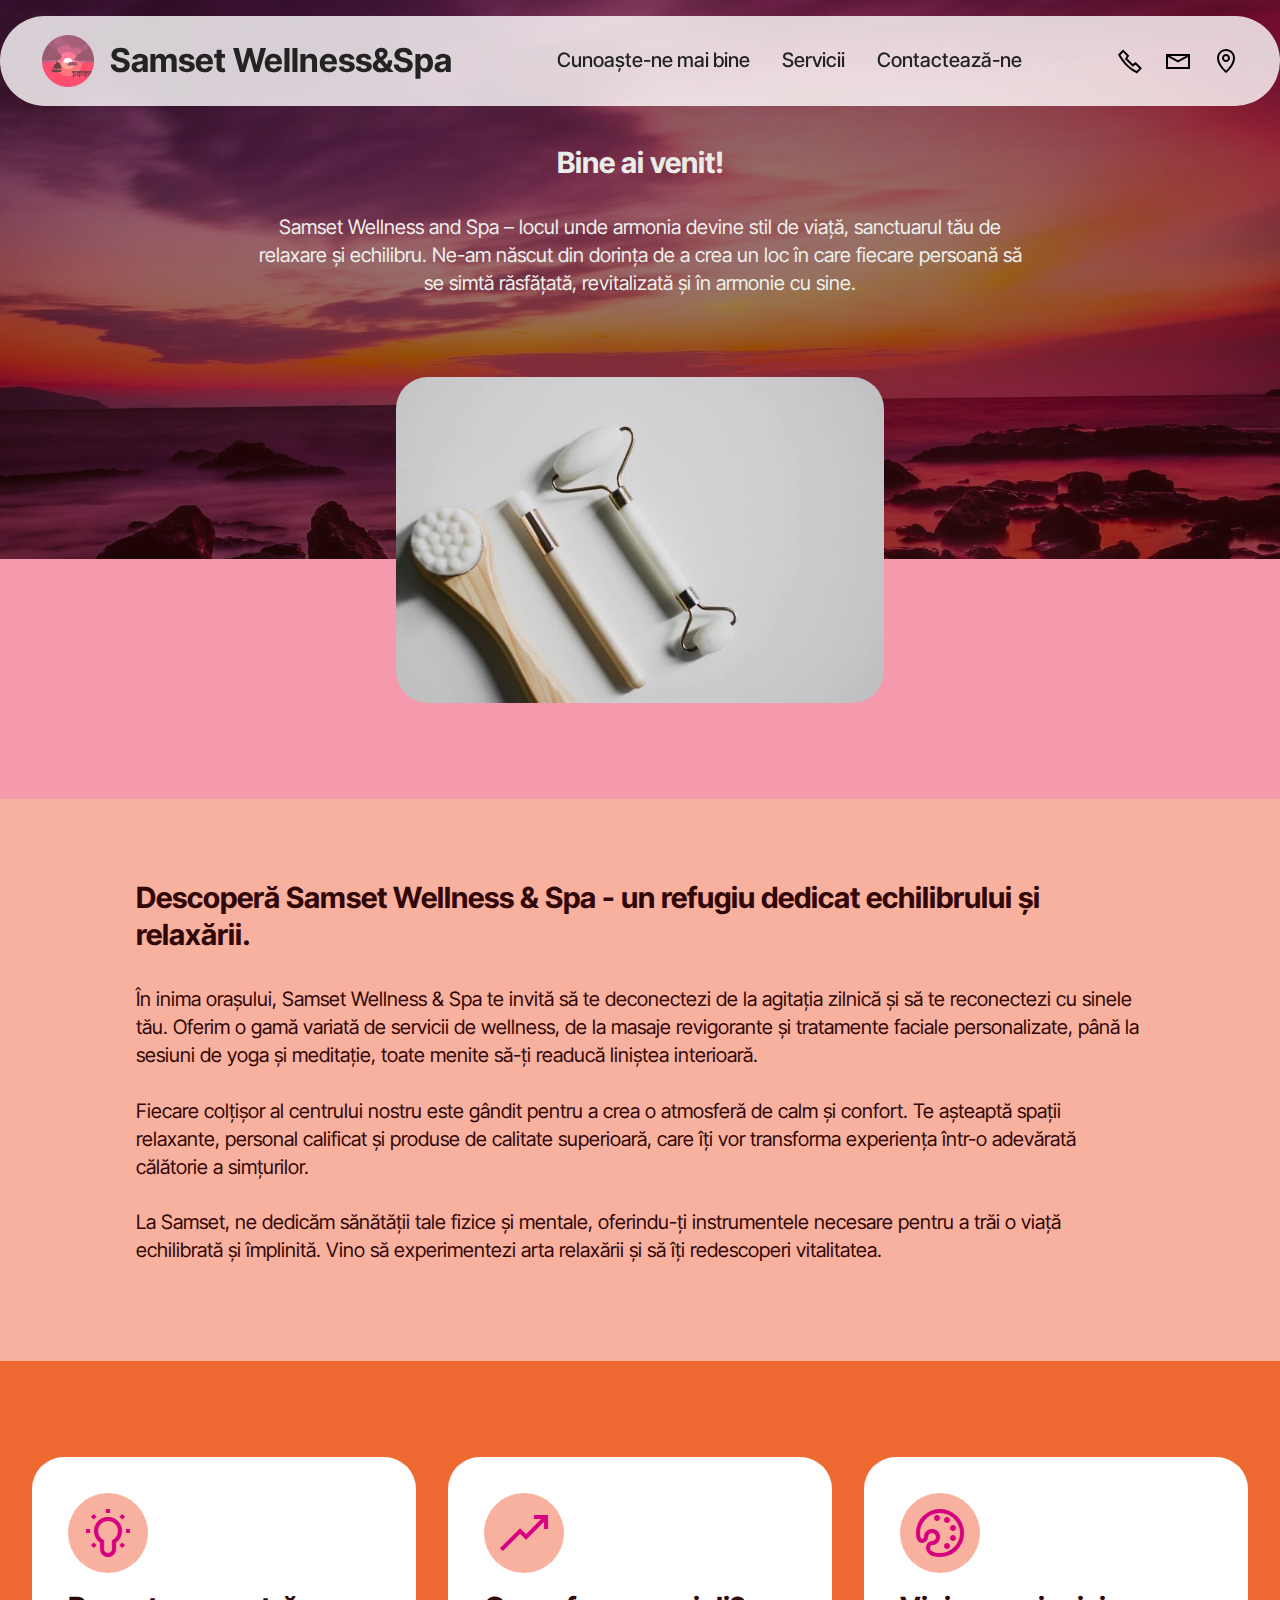
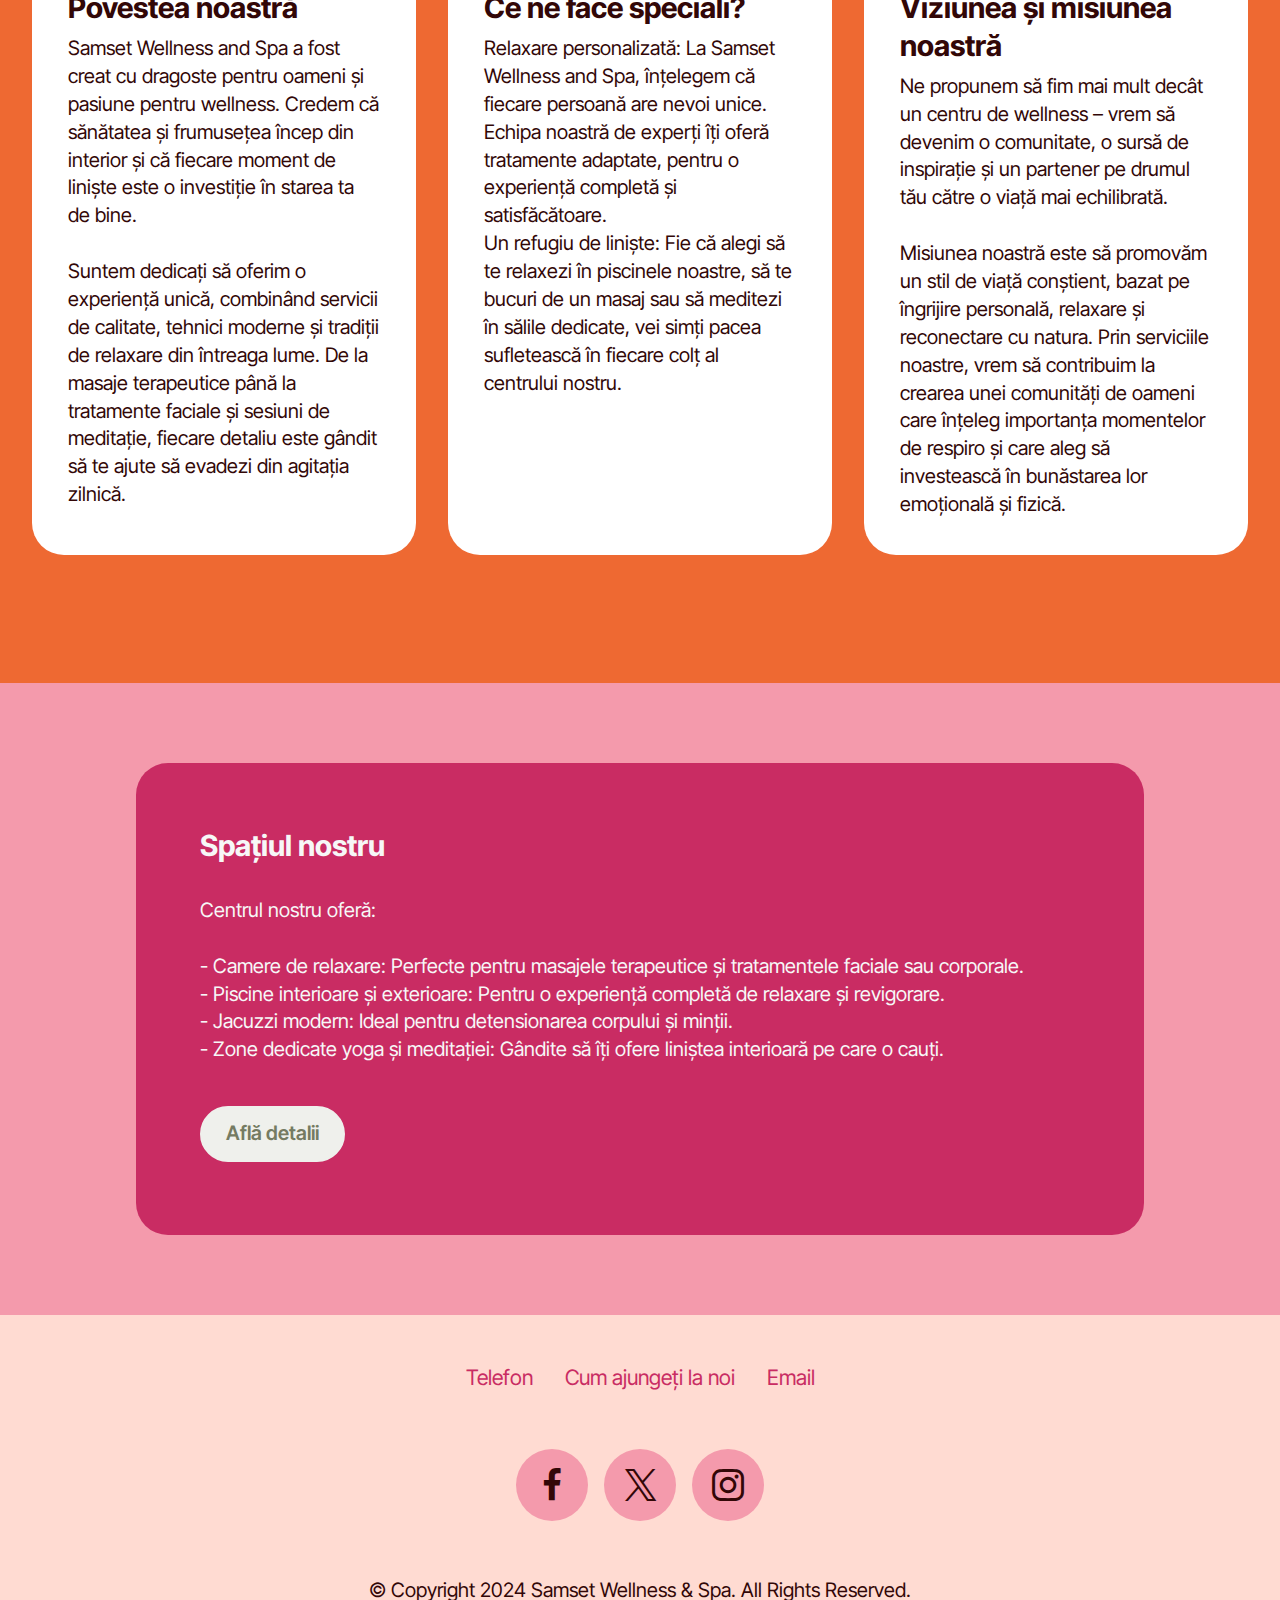
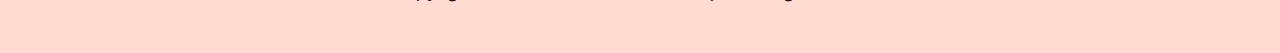
<file: cunoaste-ne-mai-bine.html>
<!DOCTYPE html>
<html lang="ro">
<head>
    <meta charset="utf-8">
    <meta name="viewport" content="width=device-width, initial-scale=1">
    <meta name="author" content="Yasmin-Maria Cristea">
    <meta name="keywords" content="wellness center, wellness, center, spa, 
        piscină, samset, sunset">
    <meta name="description" content="Relaxare profundă, 
        răsfăț autentic. Sanctuarul tău de bine, la un pas distanță de tine - 
        revitalizarea ta incepe aici.">
    <link rel="preconnect" href="https://fonts.googleapis.com">
    <link rel="preconnect" href="https://fonts.gstatic.com" crossorigin>
    <link href="https://fonts.googleapis.com/css2?family=Barlow:wght@400;500&family=Heebo:wght@100..900&family=Nunito+Sans:ital,opsz,wght@0,6..12,200..1000;1,6..12,200..1000&display=swap" rel="stylesheet">
    <title> Samset Wellness & Spa </title>
  
 
  <link rel="stylesheet" href="assets/web/assets/mobirise-icons2/mobirise2.css">
  <link rel="stylesheet" href="assets/bootstrap/css/bootstrap.min.css">
  <link rel="stylesheet" href="assets/bootstrap/css/bootstrap-grid.min.css">
  <link rel="stylesheet" href="assets/bootstrap/css/bootstrap-reboot.min.css">
  <link rel="stylesheet" href="assets/dropdown/css/style.css">
  <link rel="stylesheet" href="assets/socicon/css/styles.css">
  <link rel="stylesheet" href="assets/theme/css/style.css">
  <link rel="preload" href="https://fonts.googleapis.com/css?family=Inter+Tight:100,200,300,400,500,600,700,800,900,100i,200i,300i,400i,500i,600i,700i,800i,900i&display=swap" as="style" onload="this.onload=null;this.rel='stylesheet'">
  <noscript><link rel="stylesheet" href="https://fonts.googleapis.com/css?family=Inter+Tight:100,200,300,400,500,600,700,800,900,100i,200i,300i,400i,500i,600i,700i,800i,900i&display=swap"></noscript>
  <link rel="preload" as="style" href="assets/mobirise/css/mbr-additional.css?v=JqfwO9"><link rel="stylesheet" href="assets/mobirise/css/mbr-additional.css?v=JqfwO9" type="text/css">
</head>

<body>
  
  <section data-bs-version="5.1" class="menu menu2 cid-uzk1ur8vHB" once="menu" id="menu02-g">
	

	<nav class="navbar navbar-dropdown navbar-fixed-top navbar-expand-lg">
		<div class="container">
			<div class="navbar-brand">
				<span class="navbar-logo">
					<a href="index.html">
						<img src="assets/images/logo.png" alt="logo ce are pe el un apus într-o temă de culori cu nuanțe de roz" style="height: 3.3rem;">
					</a>
				</span>
				<span class="navbar-caption-wrap"><a class="navbar-caption text-black text-primary display-1" href="index.html#top">Samset Wellness&amp;Spa</a></span>
			</div>
			<button class="navbar-toggler" type="button" data-toggle="collapse" data-bs-toggle="collapse" data-target="#navbarSupportedContent" data-bs-target="#navbarSupportedContent" aria-controls="navbarNavAltMarkup" aria-expanded="false" aria-label="Toggle navigation">
				<div class="hamburger">
					<span></span>
					<span></span>
					<span></span>
					<span></span>
				</div>
			</button>
			<div class="collapse navbar-collapse" id="navbarSupportedContent">
				<ul class="navbar-nav nav-dropdown nav-right" data-app-modern-menu="true"><li class="nav-item">
						<a class="nav-link link text-black text-primary display-4" href="cunoaste-ne-mai-bine.html#header05-n">Cunoaște-ne mai bine</a>
					</li>
					<li class="nav-item">
						<a class="nav-link link text-black text-primary display-4" href="servicii.html#header05-t" aria-expanded="false">Servicii</a>
					</li>
					<li class="nav-item">
						<a class="nav-link link text-black text-primary display-4" href="contacteaza-ne.html#header12-u">Contactează-ne</a>
					</li></ul>
				<div class="icons-menu">
					<a class="iconfont-wrapper" href="https://wa.me/40757762217">
						<span class="p-2 mbr-iconfont mobi-mbri-phone mobi-mbri"></span>
					</a>
					<a class="iconfont-wrapper" href="mailto:samsetwellnessandspa@gmail.com">
						<span class="p-2 mbr-iconfont mobi-mbri-letter mobi-mbri"></span>
					</a>
					<a class="iconfont-wrapper" href="https://maps.app.goo.gl/oxztw271uQE33P1fA" target="_blank">
						<span class="p-2 mbr-iconfont mobi-mbri-map-pin mobi-mbri"></span>
					</a>
					
				</div>
				
			</div>
		</div>
	</nav>
</section>

<section data-bs-version="5.1" class="header5 cid-uzTIXo2iT5" id="header05-n">
	

	
	<div class="mbr-overlay" style="opacity: 0.5; background-color: rgb(50, 7, 7);"></div>
	<div class="topbg"></div>
	<div class="align-center container">
		<div class="row justify-content-center">
			<div class="col-md-12 content-head">
				<h1 class="mbr-section-title mbr-fonts-style mb-4 display-2"><strong>Bine ai venit!</strong></h1>
				<p class="mbr-text mbr-fonts-style mb-4 display-7">Samset Wellness and Spa – locul unde armonia devine stil de viață, sanctuarul tău de relaxare și echilibru. Ne-am născut din dorința de a crea un loc în care fiecare persoană să se simtă răsfățată, revitalizată și în armonie cu sine.
				</p>
				
			</div>
		</div>
		<div class="row mt-5 justify-content-center">
			<div class="col-12 col-lg-5">
				<img src="assets/images/ustensile.jpg" alt="ustensile pentru masaj facial - așezate pe o suprafață albă" title="">
			</div>
		</div>
	</div>
</section>

<section data-bs-version="5.1" class="article12 cid-uA84tA4L5w" id="article12-12">    
    
    <div class="container">
        <div class="row justify-content-center">
            <div class="col-md-12 col-lg-10">
                <h3 class="mbr-section-title mbr-fonts-style mb-4 mt-0 display-2"><strong>Descoperă Samset Wellness &amp; Spa - un refugiu dedicat echilibrului și relaxării.</strong></h3>
                
                <p class="mbr-text mbr-fonts-style display-7">În inima orașului, Samset Wellness &amp; Spa te invită să te deconectezi de la agitația zilnică și să te reconectezi cu sinele tău. Oferim o gamă variată de servicii de wellness, de la masaje revigorante și tratamente faciale personalizate, până la sesiuni de yoga și meditație, toate menite să-ți readucă liniștea interioară.<br><br>Fiecare colțișor al centrului nostru este gândit pentru a crea o atmosferă de calm și confort. Te așteaptă spații relaxante, personal calificat și produse de calitate superioară, care îți vor transforma experiența într-o adevărată călătorie a simțurilor.<br><br>La Samset, ne dedicăm sănătății tale fizice și mentale, oferindu-ți instrumentele necesare pentru a trăi o viață echilibrată și împlinită. Vino să experimentezi arta relaxării și să îți redescoperi vitalitatea.</p>
            </div>
        </div>
    </div>
</section>

<section data-bs-version="5.1" class="features5 cid-uA83p2e6ab" id="features05-11">
  

  
  
  <div class="container">
    
    <div class="row">
      <div class="item features-without-image col-12 col-md-6 col-lg-4 item-mb">
        <div class="item-wrapper">
          <div class="card-box align-left">
            <div class="iconfont-wrapper">
              <span class="mbr-iconfont mobi-mbri-idea mobi-mbri"></span>
            </div>
            <h5 class="card-title mbr-fonts-style display-2"><strong>Povestea noastră</strong><strong><br></strong></h5>
            <p class="card-text mbr-fonts-style display-7">Samset Wellness and Spa a fost creat cu dragoste pentru oameni și pasiune pentru wellness. Credem că sănătatea și frumusețea încep din interior și că fiecare moment de liniște este o investiție în starea ta de bine.<br><br>Suntem dedicați să oferim o experiență unică, combinând servicii de calitate, tehnici moderne și tradiții de relaxare din întreaga lume. De la masaje terapeutice până la tratamente faciale și sesiuni de meditație, fiecare detaliu este gândit să te ajute să evadezi din agitația zilnică.</p>

            
          </div>
        </div>
      </div>
      <div class="item features-without-image col-12 col-md-6 col-lg-4 item-mb">
        <div class="item-wrapper">
          <div class="card-box align-left">
            <div class="iconfont-wrapper">
              <span class="mbr-iconfont mobi-mbri-growing-chart mobi-mbri"></span>
            </div>
            <h5 class="card-title mbr-fonts-style display-2"><strong>Ce ne face speciali?</strong></h5>
            <p class="card-text mbr-fonts-style display-7">Relaxare personalizată: La Samset Wellness and Spa, înțelegem că fiecare persoană are nevoi unice. Echipa noastră de experți îți oferă tratamente adaptate, pentru o experiență completă și satisfăcătoare.<br>Un refugiu de liniște: Fie că alegi să te relaxezi în piscinele noastre, să te bucuri de un masaj sau să meditezi în sălile dedicate, vei simți pacea sufletească în fiecare colț al centrului nostru.<br></p>

            
          </div>
        </div>
      </div>
      <div class="item features-without-image col-12 col-md-6 col-lg-4 item-mb">
        <div class="item-wrapper">
          <div class="card-box align-left">
            <div class="iconfont-wrapper">
              <span class="mbr-iconfont mobi-mbri-change-style mobi-mbri"></span>
            </div>
            <h5 class="card-title mbr-fonts-style display-2"><strong>Viziunea și misiunea noastră</strong></h5>
            <p class="card-text mbr-fonts-style display-7">Ne propunem să fim mai mult decât un centru de wellness – vrem să devenim o comunitate, o sursă de inspirație și un partener pe drumul tău către o viață mai echilibrată.<br><br>Misiunea noastră este să promovăm un stil de viață conștient, bazat pe îngrijire personală, relaxare și reconectare cu natura. Prin serviciile noastre, vrem să contribuim la crearea unei comunități de oameni care înțeleg importanța momentelor de respiro și care aleg să investească în bunăstarea lor emoțională și fizică.<br></p>

            
          </div>
        </div>
      </div>
    </div>
  </div>
</section>

<section data-bs-version="5.1" class="article13 cid-uA852vKdoj" id="article13-13">
    
    
    
    <div class="container">
        <div class="row justify-content-center">
            <div class="card col-md-12 col-lg-10">
                <div class="card-wrapper">
                    <div class="card-box align-left">
                        <h4 class="card-title mbr-fonts-style display-2"><strong>Spațiul nostru</strong></h4>
                        <p class="mbr-text mbr-fonts-style mt-4 display-7">Centrul nostru oferă:<br><br>- Camere de relaxare: Perfecte pentru masajele terapeutice și tratamentele faciale sau corporale.<br>- Piscine interioare și exterioare: Pentru o experiență completă de relaxare și revigorare.<br>- Jacuzzi modern: Ideal pentru detensionarea corpului și minții.<br>- Zone dedicate yoga și meditației: Gândite să îți ofere liniștea interioară pe care o cauți.</p>
                        <div class="mbr-section-btn mt-4"><a class="btn btn-white display-7" href="servicii.html">Află detalii</a></div>
                    </div>
                </div>
            </div>
        </div>
    </div>
</section>

<section data-bs-version="5.1" class="footer3 cid-uAa1fkJXGC" once="footers" id="footer03-1o">

        

    

    <div class="container">
        <div class="row">
            <div class="row-links">
                <ul class="header-menu">
                  
                  
                  
                  
                <li class="header-menu-item mbr-fonts-style display-5"><a href="tel:+40757762217" class="text-primary">Telefon</a></li><li class="header-menu-item mbr-fonts-style display-5">
                    <a href="https://maps.app.goo.gl/oxztw271uQE33P1fA" class="text-primary" target="_blank">Cum ajungeți la noi</a></li><li class="header-menu-item mbr-fonts-style display-5"><a href="mailto:samsetwellnessandspa@gmail.com" class="text-primary">Email</a></li></ul>
              </div>

            <div class="col-12 mt-4">
                <div class="social-row">
                    <div class="soc-item">
                        <a href="https://facebook.com/" target="_blank">
                            <span class="mbr-iconfont display-7 socicon-facebook socicon"></span>
                        </a>
                    </div>
                    <div class="soc-item">
                        <a href="https://x.com/" target="_blank">
                            <span class="mbr-iconfont socicon-twitter socicon"></span>
                        </a>
                    </div>
                    <div class="soc-item">
                        <a href="https://instagram.com/" target="_blank">
                            <span class="mbr-iconfont socicon-instagram socicon"></span>
                        </a>
                    </div>
                    
                    
                </div>
            </div>
            <div class="col-12 mt-5">
                <p class="mbr-fonts-style copyright display-7">
                    © Copyright 2024 Samset Wellness &amp; Spa. All Rights Reserved.
                </p>
            </div>
        </div>
    </div>

  
  
</body>
</html>
</file>
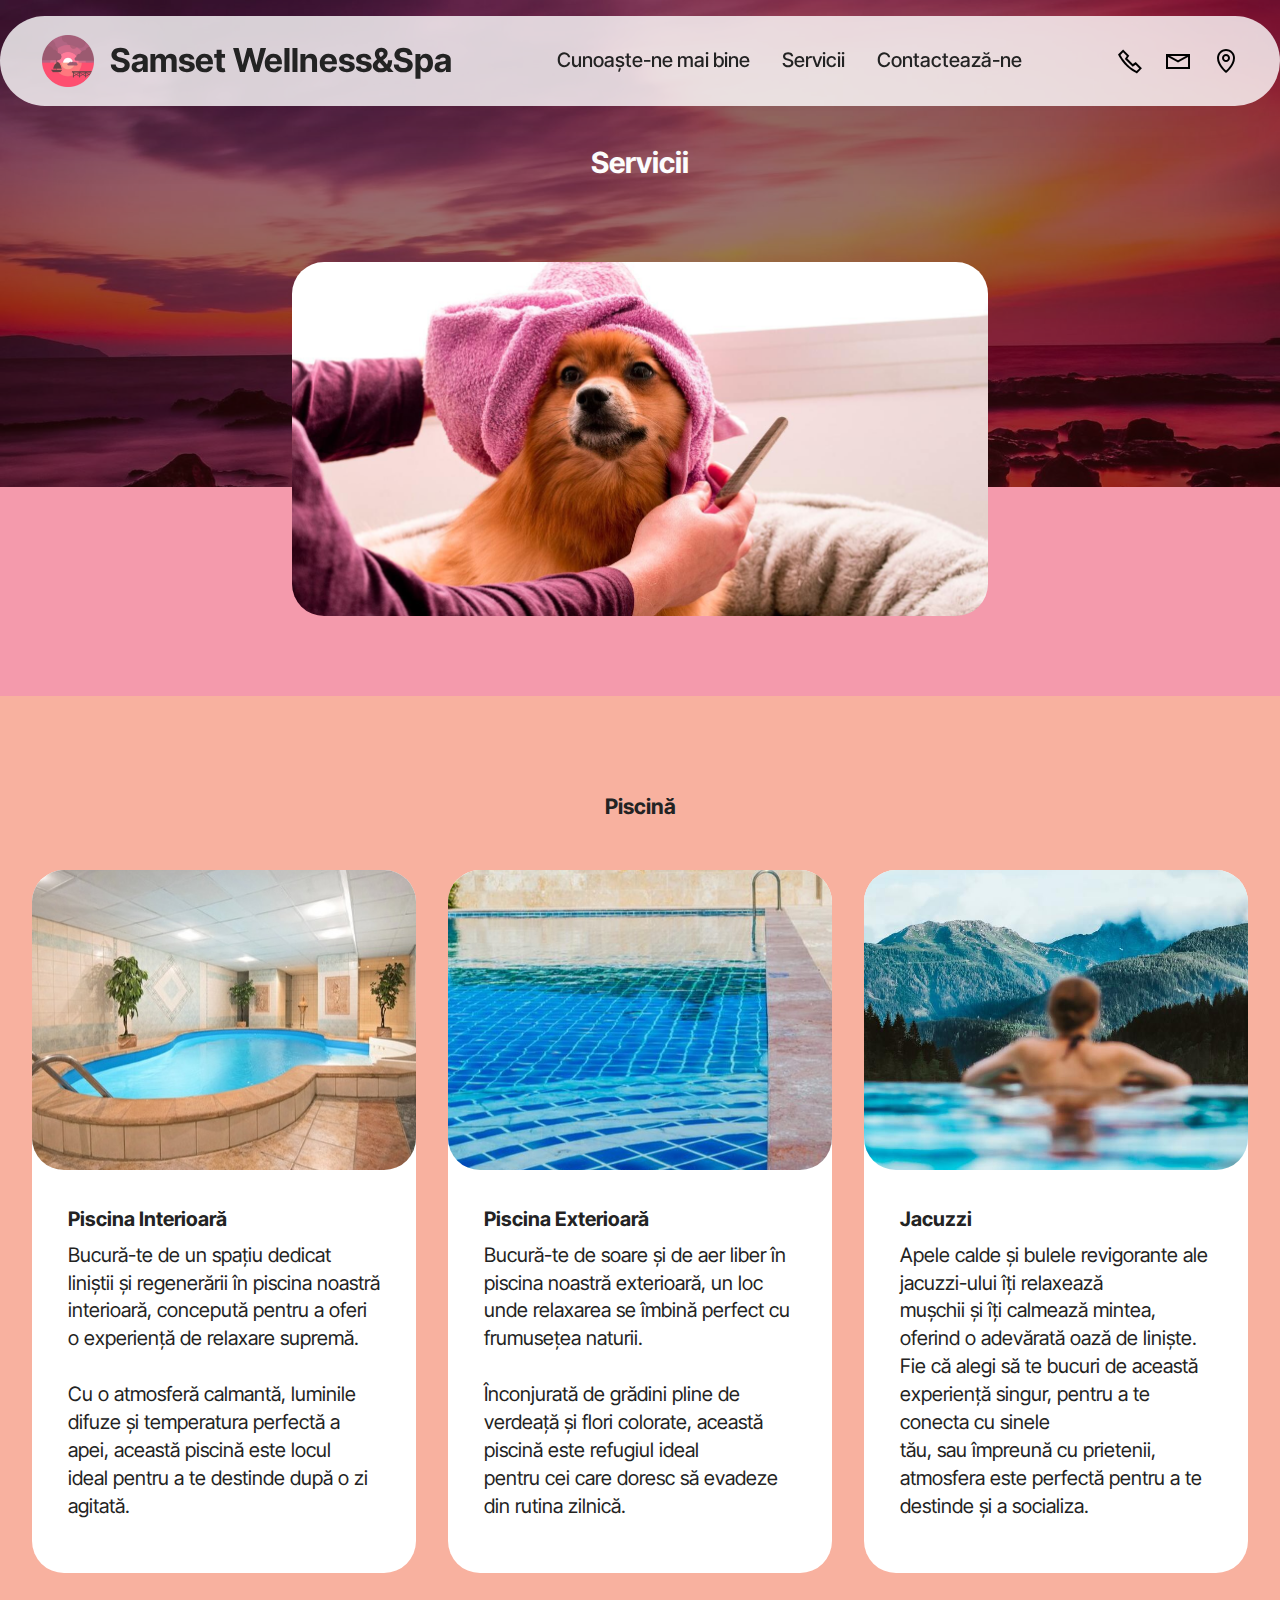
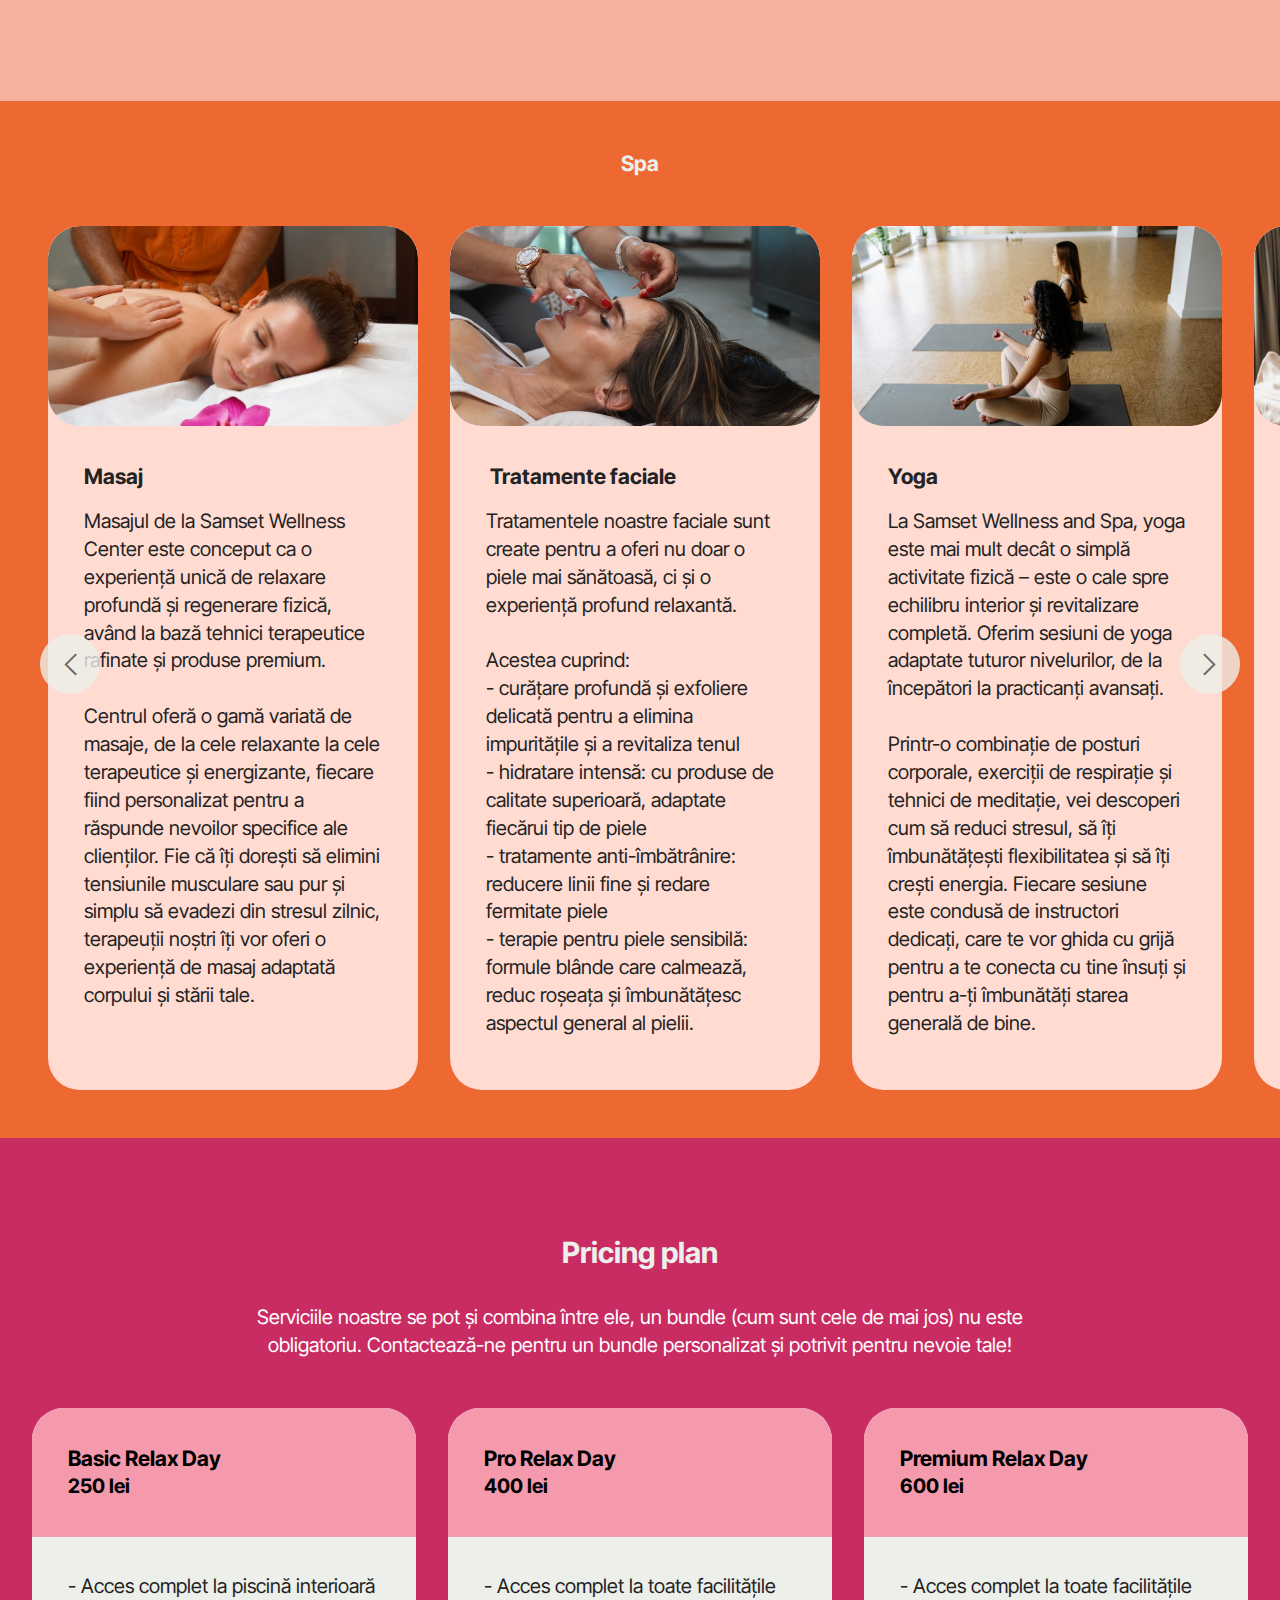
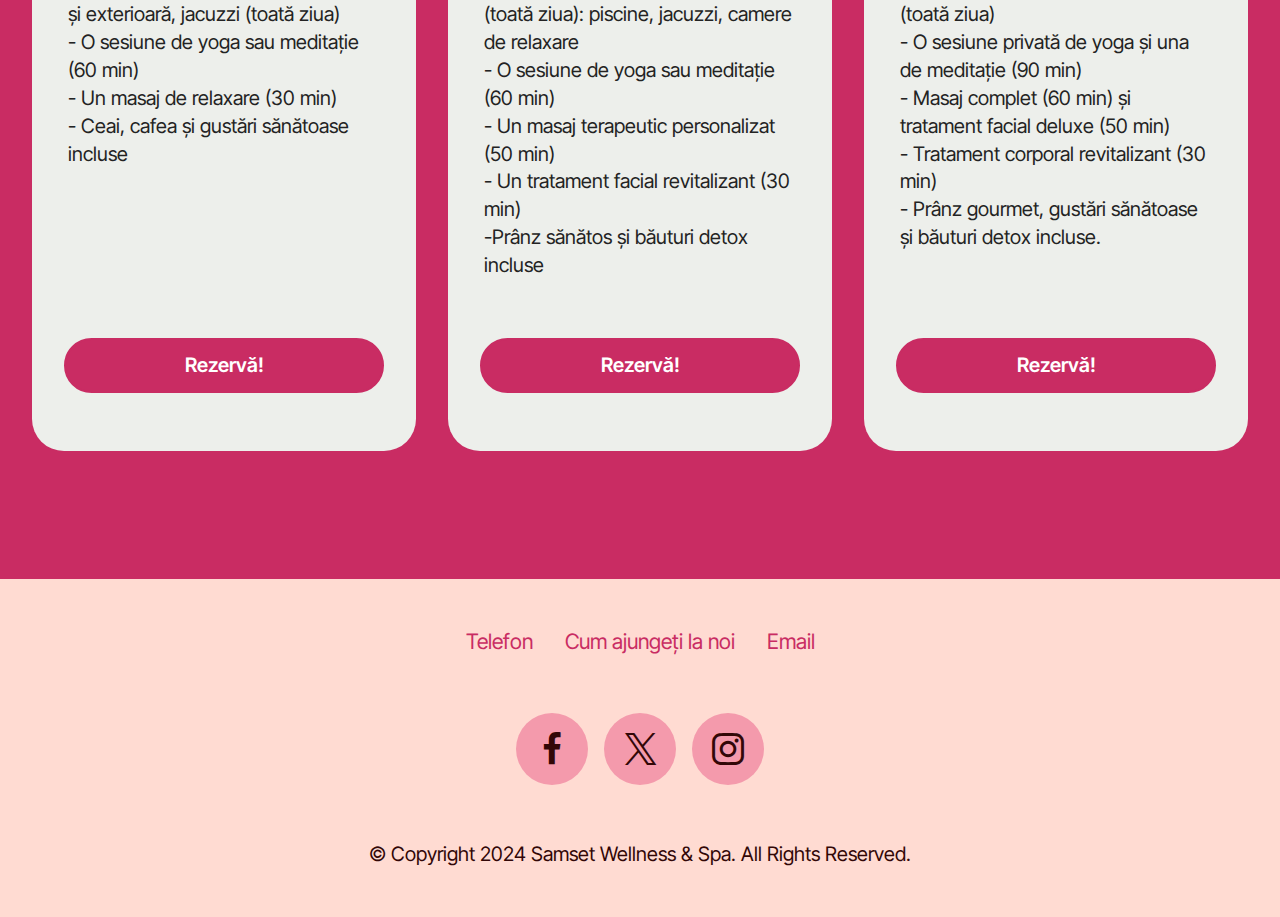
<file: servicii.html>
<!DOCTYPE html>
<html lang="ro">
<head>
    <meta charset="utf-8">
    <meta name="viewport" content="width=device-width, initial-scale=1">
    <meta name="author" content="Yasmin-Maria Cristea">
    <meta name="keywords" content="wellness center, wellness, center, spa, 
        piscină, samset, sunset">
    <meta name="description" content="Relaxare profundă, 
        răsfăț autentic. Sanctuarul tău de bine, la un pas distanță de tine - 
        revitalizarea ta incepe aici.">
    <link rel="preconnect" href="https://fonts.googleapis.com">
    <link rel="preconnect" href="https://fonts.gstatic.com" crossorigin>
    <link href="https://fonts.googleapis.com/css2?family=Barlow:wght@400;500&family=Heebo:wght@100..900&family=Nunito+Sans:ital,opsz,wght@0,6..12,200..1000;1,6..12,200..1000&display=swap" rel="stylesheet">
    <title> Samset Wellness & Spa </title>
  
 
  <link rel="stylesheet" href="assets/web/assets/mobirise-icons2/mobirise2.css">
  <link rel="stylesheet" href="assets/bootstrap/css/bootstrap.min.css">
  <link rel="stylesheet" href="assets/bootstrap/css/bootstrap-grid.min.css">
  <link rel="stylesheet" href="assets/bootstrap/css/bootstrap-reboot.min.css">
  <link rel="stylesheet" href="assets/dropdown/css/style.css">
  <link rel="stylesheet" href="assets/socicon/css/styles.css">
  <link rel="stylesheet" href="assets/theme/css/style.css">
  <link rel="preload" href="https://fonts.googleapis.com/css?family=Inter+Tight:100,200,300,400,500,600,700,800,900,100i,200i,300i,400i,500i,600i,700i,800i,900i&display=swap" as="style" onload="this.onload=null;this.rel='stylesheet'">
  <noscript><link rel="stylesheet" href="https://fonts.googleapis.com/css?family=Inter+Tight:100,200,300,400,500,600,700,800,900,100i,200i,300i,400i,500i,600i,700i,800i,900i&display=swap"></noscript>
  <link rel="preload" as="style" href="assets/mobirise/css/mbr-additional.css?v=JqfwO9"><link rel="stylesheet" href="assets/mobirise/css/mbr-additional.css?v=JqfwO9" type="text/css">
</head>

<body>
  
  <div data-bs-version="5.1" class="menu menu2 cid-uzk1ur8vHB" id="menu02-i">
	

	<nav class="navbar navbar-dropdown navbar-fixed-top navbar-expand-lg">
		<div class="container">
			<div class="navbar-brand">
				<span class="navbar-logo">
					<a href="index.html">
						<img src="assets/images/logo.png" alt="logo ce are pe el un apus într-o temă de culori cu nuanțe de roz" style="height: 3.3rem;">
					</a>
				</span>
				<span class="navbar-caption-wrap"><a class="navbar-caption text-black text-primary display-1" href="index.html#top">Samset Wellness&amp;Spa</a></span>
			</div>
			<button class="navbar-toggler" type="button" data-toggle="collapse" data-bs-toggle="collapse" data-target="#navbarSupportedContent" data-bs-target="#navbarSupportedContent" aria-controls="navbarNavAltMarkup" aria-expanded="false" aria-label="Toggle navigation">
				<div class="hamburger">
					<span></span>
					<span></span>
					<span></span>
					<span></span>
				</div>
			</button>
			<div class="collapse navbar-collapse" id="navbarSupportedContent">
				<ul class="navbar-nav nav-dropdown nav-right" data-app-modern-menu="true"><li class="nav-item">
						<a class="nav-link link text-black text-primary display-4" href="cunoaste-ne-mai-bine.html#header05-n">Cunoaște-ne mai bine</a>
					</li>
					<li class="nav-item">
						<a class="nav-link link text-black text-primary display-4" href="servicii.html#header05-t" aria-expanded="false">Servicii</a>
					</li>
					<li class="nav-item">
						<a class="nav-link link text-black text-primary display-4" href="contacteaza-ne.html#header12-u">Contactează-ne</a>
					</li></ul>
				<div class="icons-menu">
					<a class="iconfont-wrapper" href="https://wa.me/40757762217">
						<span class="p-2 mbr-iconfont mobi-mbri-phone mobi-mbri"></span>
					</a>
					<a class="iconfont-wrapper" href="mailto:samsetwellnessandspa@gmail.com">
						<span class="p-2 mbr-iconfont mobi-mbri-letter mobi-mbri"></span>
					</a>
					<a class="iconfont-wrapper" href="https://maps.app.goo.gl/oxztw271uQE33P1fA" target="_blank">
						<span class="p-2 mbr-iconfont mobi-mbri-map-pin mobi-mbri"></span>
					</a>
					
				</div>
				
			</div>
		</div>
	</nav>
</div>

<section data-bs-version="5.1" class="header5 cid-uzWeg9dlrd" id="header05-t">
	

	
	<div class="mbr-overlay" style="opacity: 0.5; background-color: rgb(50, 7, 7);"></div>
	<div class="topbg"></div>
	<div class="align-center container-fluid">
		<div class="row justify-content-center">
			<div class="col-md-12 content-head">
				<h1 class="mbr-section-title mbr-fonts-style mb-4 display-2">
					<strong>Servicii</strong></h1>
				
				
			</div>
		</div>
		<div class="row mt-5 justify-content-center">
			<div class="col-12 col-lg-7">
				<img src="assets/images/doggo.jpg" alt="Mobirise Website Builder" title="">
			</div>
		</div>
	</div>
</section>

<section data-bs-version="5.1" class="features6 start cid-uA9nVAEjlo" id="features06-1g">
	
	
	<div class="container">
		<div class="row justify-content-center">
			<div class="col-12 content-head">
				<div class="mbr-section-head mb-5">
					<h4 class="mbr-section-title mbr-fonts-style align-center mb-0 display-5">
						<strong>Piscină</strong></h4>
					
					
				</div>
			</div>
		</div>
		<div class="row">
			<div class="item features-image col-12 col-md-6 col-lg-4">
				<div class="item-wrapper">
					<div class="item-img">
						<img src="assets/images/piscina-int.jpeg" alt="poză cu o piscină interioara cu margini curbate">
					</div>
					<div class="item-content">
						<h5 class="item-title mbr-fonts-style display-7"><strong>Piscina Interioară</strong></h5>
						<p class="mbr-text mbr-fonts-style display-7">Bucură-te de un spațiu dedicat liniștii și regenerării în piscina noastră interioară, concepută pentru a oferi o experiență de relaxare supremă.<br> <br>Cu o atmosferă calmantă, luminile difuze și temperatura perfectă a apei, această piscină este locul<br>                        ideal pentru a te destinde după o zi agitată.</p>
						
					</div>
				</div>
			</div>
			<div class="item features-image col-12 col-md-6 col-lg-4">
				<div class="item-wrapper">
					<div class="item-img">
						<img src="assets/images/piscina-ext.jpeg" alt="poză cu o piscină exterioară cu margini ascuțite">
					</div>
					<div class="item-content">
						<h5 class="item-title mbr-fonts-style display-7"><strong>Piscina Exterioară</strong></h5>
						<p class="mbr-text mbr-fonts-style display-7">Bucură-te de soare și de aer liber în piscina noastră exterioară, un loc unde relaxarea se îmbină perfect cu frumusețea naturii.<br><br> Înconjurată de grădini pline de verdeață și flori colorate, această piscină este refugiul ideal<br>                        pentru cei care doresc să evadeze din rutina zilnică.</p>
						
					</div>
				</div>
			</div>
			<div class="item features-image col-12 col-md-6 col-lg-4">
				<div class="item-wrapper">
					<div class="item-img">
						<img src="assets/images/jacuzzi.jpg" alt="o femeie într-un jacuzzi exterior care pare suspendat; aceasta are o priveliște minunată cu un peisaj montan">
					</div>
					<div class="item-content">
						<h5 class="item-title mbr-fonts-style display-7">
							<strong>Jacuzzi</strong>
						</h5>
						<p class="mbr-text mbr-fonts-style display-7">Apele calde și bulele revigorante ale jacuzzi-ului îți relaxează<br>                            mușchii și îți calmează mintea, oferind o adevărată oază de liniște.<br>                            Fie că alegi să te bucuri de această experiență singur, pentru a te conecta cu sinele<br>                            tău, sau împreună cu prietenii, atmosfera este perfectă pentru a te destinde și a socializa.<br>
						</p>
						
					</div>
				</div>
			</div>
		</div>
	</div>
</section>

<section data-bs-version="5.1" class="features017 mbr-embla cid-uzWdO5F27O" id="features017-q">
	
	
	<div class="position-relative">
		<div class="container">
			<div class="row justify-content-center">
				<div class="col-12 content-head">
					<div class="mbr-section-head mb-5">
						<h4 class="mbr-section-title mbr-fonts-style align-center mb-0 display-5">
							<strong>Spa</strong></h4>
						
					</div>
				</div>
			</div>
		</div>

		<div class="embla" data-skip-snaps="true" data-align="center" data-contain-scroll="trimSnaps" data-auto-play-interval="5" data-draggable="true">
			<div class="embla__viewport container">
				<div class="embla__container">
					<div class="embla__slide slider-image item active" style="margin-left: 1rem; margin-right: 1rem;">
						<div class="slide-content">
							<div class="item-img">
								<div class="item-wrapper">
									<img src="assets/images/masaj-woman.jpg" alt="o femeie pe o masă de masaj ce primește un masaj la spate efectuat de alte două persoane" title="" data-slide-to="1" data-bs-slide-to="1">
								</div>
							</div>
							<div class="item-content">
								<h5 class="item-title mbr-fonts-style display-5">
									<strong>Masaj</strong></h5>
								
								<p class="mbr-text mbr-fonts-style mt-3 display-7">
									Masajul de la Samset Wellness Center este conceput ca o experiență unică de relaxare profundă și regenerare fizică, având la bază tehnici terapeutice rafinate și produse premium.<br><br> Centrul oferă o gamă variată de masaje, de la cele relaxante la cele terapeutice și energizante, fiecare fiind personalizat pentru a răspunde nevoilor specifice ale clienților. Fie că îți dorești să elimini tensiunile musculare sau pur și simplu să evadezi din stresul zilnic, terapeuții noștri îți vor oferi o experiență de masaj adaptată corpului și stării tale.
								</p>
							</div>

							
						</div>
					</div>
					<div class="embla__slide slider-image item" style="margin-left: 1rem; margin-right: 1rem;">
						<div class="slide-content">
							<div class="item-img">
								<div class="item-wrapper">
									<img src="assets/images/doamna.jpg" alt="o femeie primește un tratament facial în care un terapeut ii masează zona dintre ochi" title="" data-slide-to="1" data-bs-slide-to="1">
								</div>
							</div>
							<div class="item-content">
								<h5 class="item-title mbr-fonts-style display-5"><strong>&nbsp;Tratamente faciale&nbsp;</strong></h5>
								
								<p class="mbr-text mbr-fonts-style mt-3 display-7">Tratamentele noastre faciale sunt create pentru a oferi nu doar o piele mai sănătoasă, ci și o experiență profund relaxantă.<br><br>Acestea cuprind:<br>- curățare profundă și exfoliere delicată pentru a elimina impuritățile și a revitaliza tenul<br>- hidratare intensă: cu produse de calitate superioară, adaptate fiecărui tip de piele<br>- tratamente anti-îmbătrânire: reducere linii fine și redare fermitate piele&nbsp;<br>- terapie pentru piele sensibilă: formule blânde care calmează, reduc roșeața și îmbunătățesc aspectul general al pielii.<br></p>
							</div>
							
						</div>
					</div>
					
					<div class="embla__slide slider-image item" style="margin-left: 1rem; margin-right: 1rem;">
						<div class="slide-content">
							<div class="item-img">
								<div class="item-wrapper">
									<img src="assets/images/yoga-women.jpg" alt="două fete ce stau pe covorașe de yoga și se pregătesc mintal să îți înceapă sesiunea" title="" data-slide-to="2" data-bs-slide-to="2">
								</div>
							</div>
							<div class="item-content">
								<h5 class="item-title mbr-fonts-style display-5">
									<strong>Yoga</strong></h5>
								
								<p class="mbr-text mbr-fonts-style mt-3 display-7">
									La Samset Wellness and Spa, yoga este mai mult decât o simplă activitate fizică – este o cale spre echilibru interior și revitalizare completă. Oferim sesiuni de yoga adaptate tuturor nivelurilor, de la începători la practicanți avansați. <br><br>Printr-o combinație de posturi corporale, exerciții de respirație și tehnici de meditație, vei descoperi cum să reduci stresul, să îți îmbunătățești flexibilitatea și să îți crești energia. Fiecare sesiune este condusă de instructori dedicați, care te vor ghida cu grijă pentru a te conecta cu tine însuți și pentru a-ți îmbunătăți starea generală de bine.
								</p>
							</div>
							
						</div>
					</div><div class="embla__slide slider-image item" style="margin-left: 1rem; margin-right: 1rem;">
						<div class="slide-content">
							<div class="item-img">
								<div class="item-wrapper">
									<img src="assets/images/camera-relaxare.jpg" alt="o femeie primește un tratament facial relaxant pe o masă de masaj, într-o cameră luminoasă și decorată minimalist, în timp ce terapeutul îi masează mâna." title="" data-slide-to="3" data-bs-slide-to="3">
								</div>
							</div>
							<div class="item-content">
								<h5 class="item-title mbr-fonts-style display-5"><strong>Camere de relaxare</strong></h5>
								
								<p class="mbr-text mbr-fonts-style mt-3 display-7">
									Camerele de relaxare sunt spații dedicate destinderii și refacerii complete a energiei, oferind o atmosferă liniștită și confortabilă după tratamentele spa sau înainte de sesiuni de wellness. <br><br>Aceste camere sunt concepute pentru a încuraja un moment de reconectare cu sinele și o pauză de la agitația zilnică, în care fiecare detaliu este gândit pentru a stimula relaxarea.<br>În timpul relaxării, clienții sunt invitați să se bucure de o selecție de ceaiuri organice, ape infuzate cu fructe și băuturi detoxifiante, pregătite pentru a completa experiența de bine.<br>
								</p>
							</div>
							
						</div>
					</div>
					<div class="embla__slide slider-image item" style="margin-left: 1rem; margin-right: 1rem;">
						<div class="slide-content">
							<div class="item-img">
								<div class="item-wrapper">
									<img src="assets/images/flori-apa.jpg" alt="flori portocalii și alte plante ce plutesc la suprafața apei Băi cu efect relaxant și uleiuri parfumate - relaxare mentală" title="" data-slide-to="5" data-bs-slide-to="5">
								</div>
							</div>
							<div class="item-content">
								<h5 class="item-title mbr-fonts-style display-5"><strong>Meditație</strong></h5>
								
								<p class="mbr-text mbr-fonts-style mt-3 display-7">Meditația este o invitație la liniște interioară și claritate mentală. Într-un spațiu calm și armonios, oferim sesiuni de meditație ghidată pentru a te ajuta să îți eliberezi mintea de gândurile stresante și să te reconectezi cu momentul prezent. <br><br>Prin tehnici simple și eficiente de respirație și concentrare, meditația reduce anxietatea, îmbunătățește starea de spirit și stimulează creativitatea. Indiferent dacă ești începător sau practici de mult timp, instructorii noștri îți vor oferi suportul necesar pentru a transforma meditația într-o parte esențială a rutinei tale de wellness.
								</p>
							</div>
							
						</div>
					</div>
					
					
					
				</div>
			</div>
			<button class="embla__button embla__button--prev">
				<span class="mobi-mbri mobi-mbri-arrow-prev mbr-iconfont" aria-hidden="true"></span>
				<span class="sr-only visually-hidden visually-hidden visually-hidden">Previous</span>
			</button>
			<button class="embla__button embla__button--next">
				<span class="mobi-mbri mobi-mbri-arrow-next mbr-iconfont" aria-hidden="true"></span>
				<span class="sr-only visually-hidden visually-hidden visually-hidden">Next</span>
			</button>
		</div>
	</div>
</section>

<section data-bs-version="5.1" class="pricing1 cid-uA9j9QIPAO" id="pricing01-1e">
  
  
  <div class="container">
    <div class="row justify-content-center">
      <div class="col-12 content-head">
        <div class="mbr-section-head mb-5">
          <h4 class="mbr-section-title mbr-fonts-style align-center mb-0 display-2">
            <strong>Pricing plan</strong>
          </h4>
          <h5 class="mbr-section-subtitle mbr-fonts-style align-center mt-4 mb-0 display-7">Serviciile noastre se pot și combina între ele, un bundle (cum sunt cele de mai jos) nu este obligatoriu. Contactează-ne pentru un bundle personalizat și potrivit pentru nevoie tale!</h5>
        </div>
      </div>
    </div>
    <div class="row"> 
      <div class="item features-without-image col-12 col-md-6 col-lg-4 item-mb active">
        <div class="item-wrapper">
          <div class="item-head">
            <h5 class="item-title mbr-fonts-style mb-0 display-5"><strong>Basic Relax Day</strong></h5>
            <h6 class="item-subtitle mbr-fonts-style mt-0 mb-0 display-7"><strong>250 lei</strong></h6>
          </div>
          <div class="item-content">
            <p class="mbr-text mbr-fonts-style display-7">- Acces complet la piscină interioară și exterioară, jacuzzi (toată ziua)<br>- O sesiune de yoga sau meditație (60 min)<br>- Un masaj de relaxare (30 min)<br>- Ceai, cafea și gustări sănătoase incluse</p>
          </div>
          <div class="mbr-section-btn item-footer"><a href="contacteaza-ne.html#form03-v" class="btn item-btn btn-primary display-7">Rezervă!</a></div>
        </div>
      </div><div class="item features-without-image col-12 col-md-6 col-lg-4 item-mb">
        <div class="item-wrapper">
          <div class="item-head">
            <h5 class="item-title mbr-fonts-style mb-0 display-5"><strong>Pro Relax Day</strong></h5>
            <h6 class="item-subtitle mbr-fonts-style mt-0 mb-0 display-7"><strong>400 lei</strong></h6>
          </div>
          <div class="item-content">
            <p class="mbr-text mbr-fonts-style display-7">- Acces complet la toate facilitățile (toată ziua): piscine, jacuzzi, camere de relaxare<br>- O sesiune de yoga sau meditație (60 min)<br>- Un masaj terapeutic personalizat (50 min)<br>- Un tratament facial revitalizant (30 min)<br>-Prânz sănătos și băuturi detox incluse<br></p>
          </div>
          <div class="mbr-section-btn item-footer"><a href="contacteaza-ne.html#form03-v" class="btn item-btn btn-primary display-7">Rezervă!</a></div>
        </div>
      </div><div class="item features-without-image col-12 col-md-6 col-lg-4 item-mb">
        <div class="item-wrapper">
          <div class="item-head">
            <h5 class="item-title mbr-fonts-style mb-0 display-5"><strong>Premium Relax Day</strong></h5>
            <h6 class="item-subtitle mbr-fonts-style mt-0 mb-0 display-7"><strong>600 lei</strong></h6>
          </div>
          <div class="item-content">
            <p class="mbr-text mbr-fonts-style display-7">- Acces complet la toate facilitățile (toată ziua)<br>- O sesiune privată de yoga și una de meditație (90 min)<br>- Masaj complet (60 min) și tratament facial deluxe (50 min)<br>- Tratament corporal revitalizant (30 min)<br>- Prânz gourmet, gustări sănătoase și băuturi detox incluse.</p>
          </div>
          <div class="mbr-section-btn item-footer"><a href="contacteaza-ne.html#form03-v" class="btn item-btn btn-primary display-7">Rezervă!</a></div>
        </div>
      </div>

      

      
      
    </div>
  </div>
</section>

<section data-bs-version="5.1" class="footer3 cid-uAa1fkJXGC" once="footers" id="footer03-1o">

        

    

    <div class="container">
        <div class="row">
            <div class="row-links">
                <ul class="header-menu">
                  
                  
                  
                  
                <li class="header-menu-item mbr-fonts-style display-5"><a href="tel:+40757762217" class="text-primary">Telefon</a></li><li class="header-menu-item mbr-fonts-style display-5">
                    <a href="https://maps.app.goo.gl/oxztw271uQE33P1fA" class="text-primary" target="_blank">Cum ajungeți la noi</a></li><li class="header-menu-item mbr-fonts-style display-5"><a href="mailto:samsetwellnessandspa@gmail.com" class="text-primary">Email</a></li></ul>
              </div>

            <div class="col-12 mt-4">
                <div class="social-row">
                    <div class="soc-item">
                        <a href="https://facebook.com/" target="_blank">
                            <span class="mbr-iconfont display-7 socicon-facebook socicon"></span>
                        </a>
                    </div>
                    <div class="soc-item">
                        <a href="https://x.com/" target="_blank">
                            <span class="mbr-iconfont socicon-twitter socicon"></span>
                        </a>
                    </div>
                    <div class="soc-item">
                        <a href="https://instagram.com/" target="_blank">
                            <span class="mbr-iconfont socicon-instagram socicon"></span>
                        </a>
                    </div>
                    
                    
                </div>
            </div>
            <div class="col-12 mt-5">
                <p class="mbr-fonts-style copyright display-7">
                    © Copyright 2024 Samset Wellness &amp; Spa. All Rights Reserved.
                </p>
            </div>
        </div>
    </div>

  
  
</body>
</html>
</file>
<file: assets/web/assets/mobirise-icons2/mobirise2.css>
@font-face {
  font-family: 'Moririse2';
  font-display: swap;
  src:  url('mobirise2.eot?f2bix4');
  src:  url('mobirise2.eot?f2bix4#iefix') format('embedded-opentype'),
    url('mobirise2.ttf?f2bix4') format('truetype'),
    url('mobirise2.woff?f2bix4') format('woff'),
    url('mobirise2.svg?f2bix4#mobirise2') format('svg');
  font-weight: normal;
  font-style: normal;
}

[class^="mobi-"], [class*=" mobi-"] {
  /* use !important to prevent issues with browser extensions that change fonts */
  font-family: 'Moririse2' !important;
  speak: none;
  font-style: normal;
  font-weight: normal;
  font-variant: normal;
  text-transform: none;
  line-height: 1;

  /* Better Font Rendering =========== */
  -webkit-font-smoothing: antialiased;
  -moz-osx-font-smoothing: grayscale;
}

.mobi-mbri-add-submenu:before {
  content: "\e900";
}
.mobi-mbri-alert:before {
  content: "\e901";
}
.mobi-mbri-align-center:before {
  content: "\e902";
}
.mobi-mbri-align-justify:before {
  content: "\e903";
}
.mobi-mbri-align-left:before {
  content: "\e904";
}
.mobi-mbri-align-right:before {
  content: "\e905";
}
.mobi-mbri-android:before {
  content: "\e906";
}
.mobi-mbri-apple:before {
  content: "\e907";
}
.mobi-mbri-arrow-down:before {
  content: "\e908";
}
.mobi-mbri-arrow-next:before {
  content: "\e909";
}
.mobi-mbri-arrow-prev:before {
  content: "\e90a";
}
.mobi-mbri-arrow-up:before {
  content: "\e90b";
}
.mobi-mbri-bold:before {
  content: "\e90c";
}
.mobi-mbri-bookmark:before {
  content: "\e90d";
}
.mobi-mbri-bootstrap:before {
  content: "\e90e";
}
.mobi-mbri-briefcase:before {
  content: "\e90f";
}
.mobi-mbri-browse:before {
  content: "\e910";
}
.mobi-mbri-bulleted-list:before {
  content: "\e911";
}
.mobi-mbri-calendar:before {
  content: "\e912";
}
.mobi-mbri-camera:before {
  content: "\e913";
}
.mobi-mbri-cart-add:before {
  content: "\e914";
}
.mobi-mbri-cart-full:before {
  content: "\e915";
}
.mobi-mbri-cash:before {
  content: "\e916";
}
.mobi-mbri-change-style:before {
  content: "\e917";
}
.mobi-mbri-chat:before {
  content: "\e918";
}
.mobi-mbri-clock:before {
  content: "\e919";
}
.mobi-mbri-close:before {
  content: "\e91a";
}
.mobi-mbri-cloud:before {
  content: "\e91b";
}
.mobi-mbri-code:before {
  content: "\e91c";
}
.mobi-mbri-contact-form:before {
  content: "\e91d";
}
.mobi-mbri-credit-card:before {
  content: "\e91e";
}
.mobi-mbri-cursor-click:before {
  content: "\e91f";
}
.mobi-mbri-cust-feedback:before {
  content: "\e920";
}
.mobi-mbri-database:before {
  content: "\e921";
}
.mobi-mbri-delivery:before {
  content: "\e922";
}
.mobi-mbri-desktop:before {
  content: "\e923";
}
.mobi-mbri-devices:before {
  content: "\e924";
}
.mobi-mbri-down:before {
  content: "\e925";
}
.mobi-mbri-download-2:before {
  content: "\e926";
}
.mobi-mbri-download:before {
  content: "\e927";
}
.mobi-mbri-drag-n-drop-2:before {
  content: "\e928";
}
.mobi-mbri-drag-n-drop:before {
  content: "\e929";
}
.mobi-mbri-edit-2:before {
  content: "\e92a";
}
.mobi-mbri-edit:before {
  content: "\e92b";
}
.mobi-mbri-error:before {
  content: "\e92c";
}
.mobi-mbri-extension:before {
  content: "\e92d";
}
.mobi-mbri-features:before {
  content: "\e92e";
}
.mobi-mbri-file:before {
  content: "\e92f";
}
.mobi-mbri-flag:before {
  content: "\e930";
}
.mobi-mbri-folder:before {
  content: "\e931";
}
.mobi-mbri-gift:before {
  content: "\e932";
}
.mobi-mbri-github:before {
  content: "\e933";
}
.mobi-mbri-globe-2:before {
  content: "\e934";
}
.mobi-mbri-globe:before {
  content: "\e935";
}
.mobi-mbri-growing-chart:before {
  content: "\e936";
}
.mobi-mbri-hearth:before {
  content: "\e937";
}
.mobi-mbri-help:before {
  content: "\e938";
}
.mobi-mbri-home:before {
  content: "\e939";
}
.mobi-mbri-hot-cup:before {
  content: "\e93a";
}
.mobi-mbri-idea:before {
  content: "\e93b";
}
.mobi-mbri-image-gallery:before {
  content: "\e93c";
}
.mobi-mbri-image-slider:before {
  content: "\e93d";
}
.mobi-mbri-info:before {
  content: "\e93e";
}
.mobi-mbri-italic:before {
  content: "\e93f";
}
.mobi-mbri-key:before {
  content: "\e940";
}
.mobi-mbri-laptop:before {
  content: "\e941";
}
.mobi-mbri-layers:before {
  content: "\e942";
}
.mobi-mbri-left-right:before {
  content: "\e943";
}
.mobi-mbri-left:before {
  content: "\e944";
}
.mobi-mbri-letter:before {
  content: "\e945";
}
.mobi-mbri-like:before {
  content: "\e946";
}
.mobi-mbri-link:before {
  content: "\e947";
}
.mobi-mbri-lock:before {
  content: "\e948";
}
.mobi-mbri-login:before {
  content: "\e949";
}
.mobi-mbri-logout:before {
  content: "\e94a";
}
.mobi-mbri-magic-stick:before {
  content: "\e94b";
}
.mobi-mbri-map-pin:before {
  content: "\e94c";
}
.mobi-mbri-menu:before {
  content: "\e94d";
}
.mobi-mbri-mobile-2:before {
  content: "\e94e";
}
.mobi-mbri-mobile-horizontal:before {
  content: "\e94f";
}
.mobi-mbri-mobile:before {
  content: "\e950";
}
.mobi-mbri-mobirise:before {
  content: "\e951";
}
.mobi-mbri-more-horizontal:before {
  content: "\e952";
}
.mobi-mbri-more-vertical:before {
  content: "\e953";
}
.mobi-mbri-music:before {
  content: "\e954";
}
.mobi-mbri-new-file:before {
  content: "\e955";
}
.mobi-mbri-numbered-list:before {
  content: "\e956";
}
.mobi-mbri-opened-folder:before {
  content: "\e957";
}
.mobi-mbri-pages:before {
  content: "\e958";
}
.mobi-mbri-paper-plane:before {
  content: "\e959";
}
.mobi-mbri-paperclip:before {
  content: "\e95a";
}
.mobi-mbri-phone:before {
  content: "\e95b";
}
.mobi-mbri-photo:before {
  content: "\e95c";
}
.mobi-mbri-photos:before {
  content: "\e95d";
}
.mobi-mbri-pin:before {
  content: "\e95e";
}
.mobi-mbri-play:before {
  content: "\e95f";
}
.mobi-mbri-plus:before {
  content: "\e960";
}
.mobi-mbri-preview:before {
  content: "\e961";
}
.mobi-mbri-print:before {
  content: "\e962";
}
.mobi-mbri-protect:before {
  content: "\e963";
}
.mobi-mbri-question:before {
  content: "\e964";
}
.mobi-mbri-quote-left:before {
  content: "\e965";
}
.mobi-mbri-quote-right:before {
  content: "\e966";
}
.mobi-mbri-redo:before {
  content: "\e967";
}
.mobi-mbri-refresh:before {
  content: "\e968";
}
.mobi-mbri-responsive-2:before {
  content: "\e969";
}
.mobi-mbri-responsive:before {
  content: "\e96a";
}
.mobi-mbri-right:before {
  content: "\e96b";
}
.mobi-mbri-rocket:before {
  content: "\e96c";
}
.mobi-mbri-sad-face:before {
  content: "\e96d";
}
.mobi-mbri-sale:before {
  content: "\e96e";
}
.mobi-mbri-save:before {
  content: "\e96f";
}
.mobi-mbri-search:before {
  content: "\e970";
}
.mobi-mbri-setting-2:before {
  content: "\e971";
}
.mobi-mbri-setting-3:before {
  content: "\e972";
}
.mobi-mbri-setting:before {
  content: "\e973";
}
.mobi-mbri-share:before {
  content: "\e974";
}
.mobi-mbri-shopping-bag:before {
  content: "\e975";
}
.mobi-mbri-shopping-basket:before {
  content: "\e976";
}
.mobi-mbri-shopping-cart:before {
  content: "\e977";
}
.mobi-mbri-sites:before {
  content: "\e978";
}
.mobi-mbri-smile-face:before {
  content: "\e979";
}
.mobi-mbri-speed:before {
  content: "\e97a";
}
.mobi-mbri-star:before {
  content: "\e97b";
}
.mobi-mbri-success:before {
  content: "\e97c";
}
.mobi-mbri-sun:before {
  content: "\e97d";
}
.mobi-mbri-sun2:before {
  content: "\e97e";
}
.mobi-mbri-tablet-vertical:before {
  content: "\e97f";
}
.mobi-mbri-tablet:before {
  content: "\e980";
}
.mobi-mbri-target:before {
  content: "\e981";
}
.mobi-mbri-timer:before {
  content: "\e982";
}
.mobi-mbri-to-ftp:before {
  content: "\e983";
}
.mobi-mbri-to-local-drive:before {
  content: "\e984";
}
.mobi-mbri-touch-swipe:before {
  content: "\e985";
}
.mobi-mbri-touch:before {
  content: "\e986";
}
.mobi-mbri-trash:before {
  content: "\e987";
}
.mobi-mbri-underline:before {
  content: "\e988";
}
.mobi-mbri-undo:before {
  content: "\e989";
}
.mobi-mbri-unlink:before {
  content: "\e98a";
}
.mobi-mbri-unlock:before {
  content: "\e98b";
}
.mobi-mbri-up-down:before {
  content: "\e98c";
}
.mobi-mbri-up:before {
  content: "\e98d";
}
.mobi-mbri-update:before {
  content: "\e98e";
}
.mobi-mbri-upload-2:before {
  content: "\e98f";
}
.mobi-mbri-upload:before {
  content: "\e990";
}
.mobi-mbri-user-2:before {
  content: "\e991";
}
.mobi-mbri-user:before {
  content: "\e992";
}
.mobi-mbri-users:before {
  content: "\e993";
}
.mobi-mbri-video-play:before {
  content: "\e994";
}
.mobi-mbri-video:before {
  content: "\e995";
}
.mobi-mbri-watch:before {
  content: "\e996";
}
.mobi-mbri-website-theme-2:before {
  content: "\e997";
}
.mobi-mbri-website-theme:before {
  content: "\e998";
}
.mobi-mbri-wifi:before {
  content: "\e999";
}
.mobi-mbri-windows:before {
  content: "\e99a";
}
.mobi-mbri-zoom-in:before {
  content: "\e99b";
}
.mobi-mbri-zoom-out:before {
  content: "\e99c";
}
</file>
<file: assets/dropdown/css/style.css>
.navbar-dropdown {
  left: 0;
  padding: 0;
  position: absolute;
  right: 0;
  top: 0;
  transition: all 0.45s ease;
  z-index: 1030;
  background: #282828; }
  .navbar-dropdown .navbar-logo {
    margin-right: 0.8rem;
    transition: margin 0.3s ease-in-out;
    vertical-align: middle; }
    .navbar-dropdown .navbar-logo img {
      height: 3.125rem;
      transition: all 0.3s ease-in-out; }
    .navbar-dropdown .navbar-logo.mbr-iconfont {
      font-size: 3.125rem;
      line-height: 3.125rem; }
  .navbar-dropdown .navbar-caption {
    font-weight: 700;
    white-space: normal;
    vertical-align: -4px;
    line-height: 3.125rem !important; }
    .navbar-dropdown .navbar-caption, .navbar-dropdown .navbar-caption:hover {
      color: inherit;
      text-decoration: none; }
  .navbar-dropdown .mbr-iconfont + .navbar-caption {
    vertical-align: -1px; }
  .navbar-dropdown.navbar-fixed-top {
    position: fixed; }
  .navbar-dropdown .navbar-brand span {
    vertical-align: -4px; }
  .navbar-dropdown.bg-color.transparent {
    background: none; }
  .navbar-dropdown.navbar-short .navbar-brand {
    padding: 0.625rem 0; }
    .navbar-dropdown.navbar-short .navbar-brand span {
      vertical-align: -1px; }
  .navbar-dropdown.navbar-short .navbar-caption {
    line-height: 2.375rem !important;
    vertical-align: -2px; }
  .navbar-dropdown.navbar-short .navbar-logo {
    margin-right: 0.5rem; }
    .navbar-dropdown.navbar-short .navbar-logo img {
      height: 2.375rem; }
    .navbar-dropdown.navbar-short .navbar-logo.mbr-iconfont {
      font-size: 2.375rem;
      line-height: 2.375rem; }
  .navbar-dropdown.navbar-short .mbr-table-cell {
    height: 3.625rem; }
  .navbar-dropdown .navbar-close {
    left: 0.6875rem;
    position: fixed;
    top: 0.75rem;
    z-index: 1000; }
  .navbar-dropdown .hamburger-icon {
    content: "";
    display: inline-block;
    vertical-align: middle;
    width: 16px;
    -webkit-box-shadow: 0 -6px 0 1px #282828,0 0 0 1px #282828,0 6px 0 1px #282828;
    -moz-box-shadow: 0 -6px 0 1px #282828,0 0 0 1px #282828,0 6px 0 1px #282828;
    box-shadow: 0 -6px 0 1px #282828,0 0 0 1px #282828,0 6px 0 1px #282828; }

.dropdown-menu .dropdown-toggle[data-toggle="dropdown-submenu"]::after {
  border-bottom: 0.35em solid transparent;
  border-left: 0.35em solid;
  border-right: 0;
  border-top: 0.35em solid transparent;
  margin-left: 0.3rem; }

.dropdown-menu .dropdown-item:focus {
  outline: 0; }

.nav-dropdown {
  font-size: 0.75rem;
  font-weight: 500;
  height: auto !important; }
  .nav-dropdown .nav-btn {
    padding-left: 1rem; }
  .nav-dropdown .link {
    margin: .667em 1.667em;
    font-weight: 500;
    padding: 0;
    transition: color .2s ease-in-out; }
    .nav-dropdown .link.dropdown-toggle {
      margin-right: 2.583em; }
      .nav-dropdown .link.dropdown-toggle::after {
        margin-left: .25rem;
        border-top: 0.35em solid;
        border-right: 0.35em solid transparent;
        border-left: 0.35em solid transparent;
        border-bottom: 0; }
      .nav-dropdown .link.dropdown-toggle[aria-expanded="true"] {
        margin: 0;
        padding: 0.667em 3.263em  0.667em 1.667em; }
  .nav-dropdown .link::after,
  .nav-dropdown .dropdown-item::after {
    color: inherit; }
  .nav-dropdown .btn {
    font-size: 0.75rem;
    font-weight: 700;
    letter-spacing: 0;
    margin-bottom: 0;
    padding-left: 1.25rem;
    padding-right: 1.25rem; }
  .nav-dropdown .dropdown-menu {
    border-radius: 0;
    border: 0;
    left: 0;
    margin: 0;
    padding-bottom: 1.25rem;
    padding-top: 1.25rem;
    position: relative; }
  .nav-dropdown .dropdown-submenu {
    margin-left: 0.125rem;
    top: 0; }
  .nav-dropdown .dropdown-item {
    font-weight: 500;
    line-height: 2;
    padding: 0.3846em 4.615em 0.3846em 1.5385em;
    position: relative;
    transition: color .2s ease-in-out, background-color .2s ease-in-out; }
    .nav-dropdown .dropdown-item::after {
      margin-top: -0.3077em;
      position: absolute;
      right: 1.1538em;
      top: 50%; }
    .nav-dropdown .dropdown-item:focus, .nav-dropdown .dropdown-item:hover {
      background: none; }

@media (max-width: 767px) {
  .nav-dropdown.navbar-toggleable-sm {
    bottom: 0;
    display: none;
    left: 0;
    overflow-x: hidden;
    position: fixed;
    top: 0;
    transform: translateX(-100%);
    -ms-transform: translateX(-100%);
    -webkit-transform: translateX(-100%);
    width: 18.75rem;
    z-index: 999; } }
.nav-dropdown.navbar-toggleable-xl {
  bottom: 0;
  display: none;
  left: 0;
  overflow-x: hidden;
  position: fixed;
  top: 0;
  transform: translateX(-100%);
  -ms-transform: translateX(-100%);
  -webkit-transform: translateX(-100%);
  width: 18.75rem;
  z-index: 999; }

.nav-dropdown-sm {
  display: block !important;
  overflow-x: hidden;
  overflow: auto;
  padding-top: 3.875rem; }
  .nav-dropdown-sm::after {
    content: "";
    display: block;
    height: 3rem;
    width: 100%; }
  .nav-dropdown-sm.collapse.in ~ .navbar-close {
    display: block !important; }
  .nav-dropdown-sm.collapsing, .nav-dropdown-sm.collapse.in {
    transform: translateX(0);
    -ms-transform: translateX(0);
    -webkit-transform: translateX(0);
    transition: all 0.25s ease-out;
    -webkit-transition: all 0.25s ease-out;
    background: #282828; }
  .nav-dropdown-sm.collapsing[aria-expanded="false"] {
    transform: translateX(-100%);
    -ms-transform: translateX(-100%);
    -webkit-transform: translateX(-100%); }
  .nav-dropdown-sm .nav-item {
    display: block;
    margin-left: 0 !important;
    padding-left: 0; }
  .nav-dropdown-sm .link,
  .nav-dropdown-sm .dropdown-item {
    border-top: 1px dotted rgba(255, 255, 255, 0.1);
    font-size: 0.8125rem;
    line-height: 1.6;
    margin: 0 !important;
    padding: 0.875rem 2.4rem 0.875rem 1.5625rem !important;
    position: relative;
    white-space: normal; }
    .nav-dropdown-sm .link:focus, .nav-dropdown-sm .link:hover,
    .nav-dropdown-sm .dropdown-item:focus,
    .nav-dropdown-sm .dropdown-item:hover {
      background: rgba(0, 0, 0, 0.2) !important;
      color: #c0a375; }
  .nav-dropdown-sm .nav-btn {
    position: relative;
    padding: 1.5625rem 1.5625rem 0 1.5625rem; }
    .nav-dropdown-sm .nav-btn::before {
      border-top: 1px dotted rgba(255, 255, 255, 0.1);
      content: "";
      left: 0;
      position: absolute;
      top: 0;
      width: 100%; }
    .nav-dropdown-sm .nav-btn + .nav-btn {
      padding-top: 0.625rem; }
      .nav-dropdown-sm .nav-btn + .nav-btn::before {
        display: none; }
  .nav-dropdown-sm .btn {
    padding: 0.625rem 0; }
  .nav-dropdown-sm .dropdown-toggle[data-toggle="dropdown-submenu"]::after {
    margin-left: .25rem;
    border-top: 0.35em solid;
    border-right: 0.35em solid transparent;
    border-left: 0.35em solid transparent;
    border-bottom: 0; }
  .nav-dropdown-sm .dropdown-toggle[data-toggle="dropdown-submenu"][aria-expanded="true"]::after {
    border-top: 0;
    border-right: 0.35em solid transparent;
    border-left: 0.35em solid transparent;
    border-bottom: 0.35em solid; }
  .nav-dropdown-sm .dropdown-menu {
    margin: 0;
    padding: 0;
    position: relative;
    top: 0;
    left: 0;
    width: 100%;
    border: 0;
    float: none;
    border-radius: 0;
    background: none; }
  .nav-dropdown-sm .dropdown-submenu {
    left: 100%;
    margin-left: 0.125rem;
    margin-top: -1.25rem;
    top: 0; }

.navbar-toggleable-sm .nav-dropdown .dropdown-menu {
  position: absolute; }

.navbar-toggleable-sm .nav-dropdown .dropdown-submenu {
  left: 100%;
  margin-left: 0.125rem;
  margin-top: -1.25rem;
  top: 0; }

.navbar-toggleable-sm.opened .nav-dropdown .dropdown-menu {
  position: relative; }

.navbar-toggleable-sm.opened .nav-dropdown .dropdown-submenu {
  left: 0;
  margin-left: 00rem;
  margin-top: 0rem;
  top: 0; }

.is-builder .nav-dropdown.collapsing {
  transition: none !important; }
</file>
<file: assets/socicon/css/styles.css>
@charset "UTF-8";

@font-face {
  font-family: 'Socicon';
  src:  url('../fonts/socicon.eot');
  src:  url('../fonts/socicon.eot?#iefix') format('embedded-opentype'),
    url('../fonts/socicon.woff2') format('woff2'),
    url('../fonts/socicon.ttf') format('truetype'),
    url('../fonts/socicon.woff') format('woff'),
    url('../fonts/socicon.svg#socicon') format('svg');
  font-weight: normal;
  font-style: normal;
  font-display: swap;
}

[data-icon]:before {
  font-family: "socicon" !important;
  content: attr(data-icon);
  font-style: normal !important;
  font-weight: normal !important;
  font-variant: normal !important;
  text-transform: none !important;
  speak: none;
  line-height: 1;
  -webkit-font-smoothing: antialiased;
  -moz-osx-font-smoothing: grayscale;
}

[class^="socicon-"], [class*=" socicon-"] {
  /* use !important to prevent issues with browser extensions that change fonts */
  font-family: 'Socicon' !important;
  speak: none;
  font-style: normal;
  font-weight: normal;
  font-variant: normal;
  text-transform: none;
  line-height: 1;

  /* Better Font Rendering =========== */
  -webkit-font-smoothing: antialiased;
  -moz-osx-font-smoothing: grayscale;
}

.socicon-500px:before {
  content: "\e000";
}
.socicon-8tracks:before {
  content: "\e001";
}
.socicon-airbnb:before {
  content: "\e002";
}
.socicon-alliance:before {
  content: "\e003";
}
.socicon-amazon:before {
  content: "\e004";
}
.socicon-amplement:before {
  content: "\e005";
}
.socicon-android:before {
  content: "\e006";
}
.socicon-angellist:before {
  content: "\e007";
}
.socicon-apple:before {
  content: "\e008";
}
.socicon-appnet:before {
  content: "\e009";
}
.socicon-baidu:before {
  content: "\e00a";
}
.socicon-bandcamp:before {
  content: "\e00b";
}
.socicon-battlenet:before {
  content: "\e00c";
}
.socicon-mixer:before {
  content: "\e00d";
}
.socicon-bebee:before {
  content: "\e00e";
}
.socicon-bebo:before {
  content: "\e00f";
}
.socicon-behance:before {
  content: "\e010";
}
.socicon-blizzard:before {
  content: "\e011";
}
.socicon-blogger:before {
  content: "\e012";
}
.socicon-buffer:before {
  content: "\e013";
}
.socicon-chrome:before {
  content: "\e014";
}
.socicon-coderwall:before {
  content: "\e015";
}
.socicon-curse:before {
  content: "\e016";
}
.socicon-dailymotion:before {
  content: "\e017";
}
.socicon-deezer:before {
  content: "\e018";
}
.socicon-delicious:before {
  content: "\e019";
}
.socicon-deviantart:before {
  content: "\e01a";
}
.socicon-diablo:before {
  content: "\e01b";
}
.socicon-digg:before {
  content: "\e01c";
}
.socicon-discord:before {
  content: "\e01d";
}
.socicon-disqus:before {
  content: "\e01e";
}
.socicon-douban:before {
  content: "\e01f";
}
.socicon-draugiem:before {
  content: "\e020";
}
.socicon-dribbble:before {
  content: "\e021";
}
.socicon-drupal:before {
  content: "\e022";
}
.socicon-ebay:before {
  content: "\e023";
}
.socicon-ello:before {
  content: "\e024";
}
.socicon-endomodo:before {
  content: "\e025";
}
.socicon-envato:before {
  content: "\e026";
}
.socicon-etsy:before {
  content: "\e027";
}
.socicon-facebook:before {
  content: "\e028";
}
.socicon-feedburner:before {
  content: "\e029";
}
.socicon-filmweb:before {
  content: "\e02a";
}
.socicon-firefox:before {
  content: "\e02b";
}
.socicon-flattr:before {
  content: "\e02c";
}
.socicon-flickr:before {
  content: "\e02d";
}
.socicon-formulr:before {
  content: "\e02e";
}
.socicon-forrst:before {
  content: "\e02f";
}
.socicon-foursquare:before {
  content: "\e030";
}
.socicon-friendfeed:before {
  content: "\e031";
}
.socicon-github:before {
  content: "\e032";
}
.socicon-goodreads:before {
  content: "\e033";
}
.socicon-google:before {
  content: "\e034";
}
.socicon-googlescholar:before {
  content: "\e035";
}
.socicon-googlegroups:before {
  content: "\e036";
}
.socicon-googlephotos:before {
  content: "\e037";
}
.socicon-googleplus:before {
  content: "\e038";
}
.socicon-grooveshark:before {
  content: "\e039";
}
.socicon-hackerrank:before {
  content: "\e03a";
}
.socicon-hearthstone:before {
  content: "\e03b";
}
.socicon-hellocoton:before {
  content: "\e03c";
}
.socicon-heroes:before {
  content: "\e03d";
}
.socicon-smashcast:before {
  content: "\e03e";
}
.socicon-horde:before {
  content: "\e03f";
}
.socicon-houzz:before {
  content: "\e040";
}
.socicon-icq:before {
  content: "\e041";
}
.socicon-identica:before {
  content: "\e042";
}
.socicon-imdb:before {
  content: "\e043";
}
.socicon-instagram:before {
  content: "\e044";
}
.socicon-issuu:before {
  content: "\e045";
}
.socicon-istock:before {
  content: "\e046";
}
.socicon-itunes:before {
  content: "\e047";
}
.socicon-keybase:before {
  content: "\e048";
}
.socicon-lanyrd:before {
  content: "\e049";
}
.socicon-lastfm:before {
  content: "\e04a";
}
.socicon-line:before {
  content: "\e04b";
}
.socicon-linkedin:before {
  content: "\e04c";
}
.socicon-livejournal:before {
  content: "\e04d";
}
.socicon-lyft:before {
  content: "\e04e";
}
.socicon-macos:before {
  content: "\e04f";
}
.socicon-mail:before {
  content: "\e050";
}
.socicon-medium:before {
  content: "\e051";
}
.socicon-meetup:before {
  content: "\e052";
}
.socicon-mixcloud:before {
  content: "\e053";
}
.socicon-modelmayhem:before {
  content: "\e054";
}
.socicon-mumble:before {
  content: "\e055";
}
.socicon-myspace:before {
  content: "\e056";
}
.socicon-newsvine:before {
  content: "\e057";
}
.socicon-nintendo:before {
  content: "\e058";
}
.socicon-npm:before {
  content: "\e059";
}
.socicon-odnoklassniki:before {
  content: "\e05a";
}
.socicon-openid:before {
  content: "\e05b";
}
.socicon-opera:before {
  content: "\e05c";
}
.socicon-outlook:before {
  content: "\e05d";
}
.socicon-overwatch:before {
  content: "\e05e";
}
.socicon-patreon:before {
  content: "\e05f";
}
.socicon-paypal:before {
  content: "\e060";
}
.socicon-periscope:before {
  content: "\e061";
}
.socicon-persona:before {
  content: "\e062";
}
.socicon-pinterest:before {
  content: "\e063";
}
.socicon-play:before {
  content: "\e064";
}
.socicon-player:before {
  content: "\e065";
}
.socicon-playstation:before {
  content: "\e066";
}
.socicon-pocket:before {
  content: "\e067";
}
.socicon-qq:before {
  content: "\e068";
}
.socicon-quora:before {
  content: "\e069";
}
.socicon-raidcall:before {
  content: "\e06a";
}
.socicon-ravelry:before {
  content: "\e06b";
}
.socicon-reddit:before {
  content: "\e06c";
}
.socicon-renren:before {
  content: "\e06d";
}
.socicon-researchgate:before {
  content: "\e06e";
}
.socicon-residentadvisor:before {
  content: "\e06f";
}
.socicon-reverbnation:before {
  content: "\e070";
}
.socicon-rss:before {
  content: "\e071";
}
.socicon-sharethis:before {
  content: "\e072";
}
.socicon-skype:before {
  content: "\e073";
}
.socicon-slideshare:before {
  content: "\e074";
}
.socicon-smugmug:before {
  content: "\e075";
}
.socicon-snapchat:before {
  content: "\e076";
}
.socicon-songkick:before {
  content: "\e077";
}
.socicon-soundcloud:before {
  content: "\e078";
}
.socicon-spotify:before {
  content: "\e079";
}
.socicon-stackexchange:before {
  content: "\e07a";
}
.socicon-stackoverflow:before {
  content: "\e07b";
}
.socicon-starcraft:before {
  content: "\e07c";
}
.socicon-stayfriends:before {
  content: "\e07d";
}
.socicon-steam:before {
  content: "\e07e";
}
.socicon-storehouse:before {
  content: "\e07f";
}
.socicon-strava:before {
  content: "\e080";
}
.socicon-streamjar:before {
  content: "\e081";
}
.socicon-stumbleupon:before {
  content: "\e082";
}
.socicon-swarm:before {
  content: "\e083";
}
.socicon-teamspeak:before {
  content: "\e084";
}
.socicon-teamviewer:before {
  content: "\e085";
}
.socicon-technorati:before {
  content: "\e086";
}
.socicon-telegram:before {
  content: "\e087";
}
.socicon-tripadvisor:before {
  content: "\e088";
}
.socicon-tripit:before {
  content: "\e089";
}
.socicon-triplej:before {
  content: "\e08a";
}
.socicon-tumblr:before {
  content: "\e08b";
}
.socicon-twitch:before {
  content: "\e08c";
}
.socicon-twitter:before {
  content: "\e08d";
}
.socicon-uber:before {
  content: "\e08e";
}
.socicon-ventrilo:before {
  content: "\e08f";
}
.socicon-viadeo:before {
  content: "\e090";
}
.socicon-viber:before {
  content: "\e091";
}
.socicon-viewbug:before {
  content: "\e092";
}
.socicon-vimeo:before {
  content: "\e093";
}
.socicon-vine:before {
  content: "\e094";
}
.socicon-vkontakte:before {
  content: "\e095";
}
.socicon-warcraft:before {
  content: "\e096";
}
.socicon-wechat:before {
  content: "\e097";
}
.socicon-weibo:before {
  content: "\e098";
}
.socicon-whatsapp:before {
  content: "\e099";
}
.socicon-wikipedia:before {
  content: "\e09a";
}
.socicon-windows:before {
  content: "\e09b";
}
.socicon-wordpress:before {
  content: "\e09c";
}
.socicon-wykop:before {
  content: "\e09d";
}
.socicon-xbox:before {
  content: "\e09e";
}
.socicon-xing:before {
  content: "\e09f";
}
.socicon-yahoo:before {
  content: "\e0a0";
}
.socicon-yammer:before {
  content: "\e0a1";
}
.socicon-yandex:before {
  content: "\e0a2";
}
.socicon-yelp:before {
  content: "\e0a3";
}
.socicon-younow:before {
  content: "\e0a4";
}
.socicon-youtube:before {
  content: "\e0a5";
}
.socicon-zapier:before {
  content: "\e0a6";
}
.socicon-zerply:before {
  content: "\e0a7";
}
.socicon-zomato:before {
  content: "\e0a8";
}
.socicon-zynga:before {
  content: "\e0a9";
}
.socicon-spreadshirt:before {
  content: "\e901";
}
.socicon-gamejolt:before {
  content: "\e902";
}
.socicon-trello:before {
  content: "\e903";
}
.socicon-tunein:before {
  content: "\e904";
}
.socicon-bloglovin:before {
  content: "\e905";
}
.socicon-gamewisp:before {
  content: "\e906";
}
.socicon-messenger:before {
  content: "\e907";
}
.socicon-pandora:before {
  content: "\e908";
}
.socicon-augment:before {
  content: "\e909";
}
.socicon-bitbucket:before {
  content: "\e90a";
}
.socicon-fyuse:before {
  content: "\e90b";
}
.socicon-yt-gaming:before {
  content: "\e90c";
}
.socicon-sketchfab:before {
  content: "\e90d";
}
.socicon-mobcrush:before {
  content: "\e90e";
}
.socicon-microsoft:before {
  content: "\e90f";
}
.socicon-realtor:before {
  content: "\e910";
}
.socicon-tidal:before {
  content: "\e911";
}
.socicon-qobuz:before {
  content: "\e912";
}
.socicon-natgeo:before {
  content: "\e913";
}
.socicon-mastodon:before {
  content: "\e914";
}
.socicon-unsplash:before {
  content: "\e915";
}
.socicon-homeadvisor:before {
  content: "\e916";
}
.socicon-angieslist:before {
  content: "\e917";
}
.socicon-codepen:before {
  content: "\e918";
}
.socicon-slack:before {
  content: "\e919";
}
.socicon-openaigym:before {
  content: "\e91a";
}
.socicon-logmein:before {
  content: "\e91b";
}
.socicon-fiverr:before {
  content: "\e91c";
}
.socicon-gotomeeting:before {
  content: "\e91d";
}
.socicon-aliexpress:before {
  content: "\e91e";
}
.socicon-guru:before {
  content: "\e91f";
}
.socicon-appstore:before {
  content: "\e920";
}
.socicon-homes:before {
  content: "\e921";
}
.socicon-zoom:before {
  content: "\e922";
}
.socicon-alibaba:before {
  content: "\e923";
}
.socicon-craigslist:before {
  content: "\e924";
}
.socicon-wix:before {
  content: "\e925";
}
.socicon-redfin:before {
  content: "\e926";
}
.socicon-googlecalendar:before {
  content: "\e927";
}
.socicon-shopify:before {
  content: "\e928";
}
.socicon-freelancer:before {
  content: "\e929";
}
.socicon-seedrs:before {
  content: "\e92a";
}
.socicon-bing:before {
  content: "\e92b";
}
.socicon-doodle:before {
  content: "\e92c";
}
.socicon-bonanza:before {
  content: "\e92d";
}
.socicon-squarespace:before {
  content: "\e92e";
}
.socicon-toptal:before {
  content: "\e92f";
}
.socicon-gust:before {
  content: "\e930";
}
.socicon-ask:before {
  content: "\e931";
}
.socicon-trulia:before {
  content: "\e932";
}
.socicon-loomly:before {
  content: "\e933";
}
.socicon-ghost:before {
  content: "\e934";
}
.socicon-upwork:before {
  content: "\e935";
}
.socicon-fundable:before {
  content: "\e936";
}
.socicon-booking:before {
  content: "\e937";
}
.socicon-googlemaps:before {
  content: "\e938";
}
.socicon-zillow:before {
  content: "\e939";
}
.socicon-niconico:before {
  content: "\e93a";
}
.socicon-toneden:before {
  content: "\e93b";
}
.socicon-crunchbase:before {
  content: "\e93c";
}
.socicon-homefy:before {
  content: "\e93d";
}
.socicon-calendly:before {
  content: "\e93e";
}
.socicon-livemaster:before {
  content: "\e93f";
}
.socicon-udemy:before {
  content: "\e940";
}
.socicon-codered:before {
  content: "\e941";
}
.socicon-origin:before {
  content: "\e942";
}
.socicon-nextdoor:before {
  content: "\e943";
}
.socicon-portfolio:before {
  content: "\e944";
}
.socicon-instructables:before {
  content: "\e945";
}
.socicon-gitlab:before {
  content: "\e946";
}
.socicon-hackernews:before {
  content: "\e947";
}
.socicon-smashwords:before {
  content: "\e948";
}
.socicon-kobo:before {
  content: "\e949";
}
.socicon-bookbub:before {
  content: "\e94a";
}
.socicon-mailru:before {
  content: "\e94b";
}
.socicon-moddb:before {
  content: "\e94c";
}
.socicon-indiedb:before {
  content: "\e94d";
}
.socicon-traxsource:before {
  content: "\e94e";
}
.socicon-gamefor:before {
  content: "\e94f";
}
.socicon-pixiv:before {
  content: "\e950";
}
.socicon-myanimelist:before {
  content: "\e951";
}
.socicon-blackberry:before {
  content: "\e952";
}
.socicon-wickr:before {
  content: "\e953";
}
.socicon-spip:before {
  content: "\e954";
}
.socicon-napster:before {
  content: "\e955";
}
.socicon-beatport:before {
  content: "\e956";
}
.socicon-hackerone:before {
  content: "\e957";
}
.socicon-internet:before {
  content: "\e958";
}
.socicon-ubuntu:before {
  content: "\e959";
}
.socicon-artstation:before {
  content: "\e95a";
}
.socicon-invision:before {
  content: "\e95b";
}
.socicon-torial:before {
  content: "\e95c";
}
.socicon-collectorz:before {
  content: "\e95d";
}
.socicon-seenthis:before {
  content: "\e95e";
}
.socicon-googleplaymusic:before {
  content: "\e95f";
}
.socicon-debian:before {
  content: "\e960";
}
.socicon-filmfreeway:before {
  content: "\e961";
}
.socicon-gnome:before {
  content: "\e962";
}
.socicon-itchio:before {
  content: "\e963";
}
.socicon-jamendo:before {
  content: "\e964";
}
.socicon-mix:before {
  content: "\e965";
}
.socicon-sharepoint:before {
  content: "\e966";
}
.socicon-tinder:before {
  content: "\e967";
}
.socicon-windguru:before {
  content: "\e968";
}
.socicon-cdbaby:before {
  content: "\e969";
}
.socicon-elementaryos:before {
  content: "\e96a";
}
.socicon-stage32:before {
  content: "\e96b";
}
.socicon-tiktok:before {
  content: "\e96c";
}
.socicon-gitter:before {
  content: "\e96d";
}
.socicon-letterboxd:before {
  content: "\e96e";
}
.socicon-threema:before {
  content: "\e96f";
}
.socicon-splice:before {
  content: "\e970";
}
.socicon-metapop:before {
  content: "\e971";
}
.socicon-naver:before {
  content: "\e972";
}
.socicon-remote:before {
  content: "\e973";
}
.socicon-flipboard:before {
  content: "\e974";
}
.socicon-googlehangouts:before {
  content: "\e975";
}
.socicon-dlive:before {
  content: "\e976";
}
.socicon-vsco:before {
  content: "\e977";
}
.socicon-stitcher:before {
  content: "\e978";
}
.socicon-avvo:before {
  content: "\e979";
}
.socicon-redbubble:before {
  content: "\e97a";
}
.socicon-society6:before {
  content: "\e97b";
}
.socicon-zazzle:before {
  content: "\e97c";
}
.socicon-eitaa:before {
  content: "\e97d";
}
.socicon-soroush:before {
  content: "\e97e";
}
.socicon-bale:before {
  content: "\e97f";
}
</file>
<file: assets/theme/css/style.css>
@charset "UTF-8";
section {
  background-color: #ffffff;
}

body {
  font-style: normal;
  line-height: 1.5;
  font-weight: 400;
  color: #232323;
  position: relative;
}

button {
  background-color: transparent;
  border-color: transparent;
}

.embla__button,
.carousel-control {
  background-color: #edefea !important;
  opacity: 0.8 !important;
  color: #464845 !important;
  border-color: #edefea !important;
}

.carousel .close,
.modalWindow .close {
  background-color: #edefea !important;
  color: #464845 !important;
  border-color: #edefea !important;
  opacity: 0.8 !important;
}

.carousel .close:hover,
.modalWindow .close:hover {
  opacity: 1 !important;
}

.carousel-indicators li {
  background-color: #edefea !important;
  border: 2px solid #464845 !important;
}

.carousel-indicators li:hover,
.carousel-indicators li:active {
  opacity: 0.8 !important;
}

.embla__button:hover,
.carousel-control:hover {
  background-color: #edefea !important;
  opacity: 1 !important;
}

.modalWindow-video-container {
  height: 80%;
}

section,
.container,
.container-fluid {
  position: relative;
  word-wrap: break-word;
}

a.mbr-iconfont:hover {
  text-decoration: none;
}

.article .lead p,
.article .lead ul,
.article .lead ol,
.article .lead pre,
.article .lead blockquote {
  margin-bottom: 0;
}

a {
  font-style: normal;
  font-weight: 400;
  cursor: pointer;
}
a, a:hover {
  text-decoration: none;
}

.mbr-section-title {
  font-style: normal;
  line-height: 1.3;
}

.mbr-section-subtitle {
  line-height: 1.3;
}

.mbr-text {
  font-style: normal;
  line-height: 1.7;
}

h1,
h2,
h3,
h4,
h5,
h6,
.display-1,
.display-2,
.display-4,
.display-5,
.display-7,
span,
p,
a {
  line-height: 1;
  word-break: break-word;
  word-wrap: break-word;
  font-weight: 400;
}

b,
strong {
  font-weight: bold;
}

input:-webkit-autofill, input:-webkit-autofill:hover, input:-webkit-autofill:focus, input:-webkit-autofill:active {
  transition-delay: 9999s;
  -webkit-transition-property: background-color, color;
  transition-property: background-color, color;
}

textarea[type=hidden] {
  display: none;
}

section {
  background-position: 50% 50%;
  background-repeat: no-repeat;
  background-size: cover;
}
section .mbr-background-video,
section .mbr-background-video-preview {
  position: absolute;
  bottom: 0;
  left: 0;
  right: 0;
  top: 0;
}

.hidden {
  visibility: hidden;
}

.mbr-z-index20 {
  z-index: 20;
}

/*! Base colors */
.mbr-white {
  color: #ffffff;
}

.mbr-black {
  color: #111111;
}

.mbr-bg-white {
  background-color: #ffffff;
}

.mbr-bg-black {
  background-color: #000000;
}

/*! Text-aligns */
.align-left {
  text-align: left;
}

.align-center {
  text-align: center;
}

.align-right {
  text-align: right;
}

/*! Font-weight  */
.mbr-light {
  font-weight: 300;
}

.mbr-regular {
  font-weight: 400;
}

.mbr-semibold {
  font-weight: 500;
}

.mbr-bold {
  font-weight: 700;
}

/*! Media  */
.media-content {
  flex-basis: 100%;
}

.media-container-row {
  display: flex;
  flex-direction: row;
  flex-wrap: wrap;
  justify-content: center;
  align-content: center;
  align-items: start;
}
.media-container-row .media-size-item {
  width: 400px;
}

.media-container-column {
  display: flex;
  flex-direction: column;
  flex-wrap: wrap;
  justify-content: center;
  align-content: center;
  align-items: stretch;
}
.media-container-column > * {
  width: 100%;
}

@media (min-width: 992px) {
  .media-container-row {
    flex-wrap: nowrap;
  }
}
figure {
  margin-bottom: 0;
  overflow: hidden;
}

figure[mbr-media-size] {
  transition: width 0.1s;
}

img,
iframe {
  display: block;
  width: 100%;
}

.card {
  background-color: transparent;
  border: none;
}

.card-box {
  width: 100%;
}

.card-img {
  text-align: center;
  flex-shrink: 0;
  -webkit-flex-shrink: 0;
}

.media {
  max-width: 100%;
  margin: 0 auto;
}

.mbr-figure {
  align-self: center;
}

.media-container > div {
  max-width: 100%;
}

.mbr-figure img,
.card-img img {
  width: 100%;
}

@media (max-width: 991px) {
  .media-size-item {
    width: auto !important;
  }
  .media {
    width: auto;
  }
  .mbr-figure {
    width: 100% !important;
  }
}
/*! Buttons */
.mbr-section-btn {
  margin-left: -0.6rem;
  margin-right: -0.6rem;
  font-size: 0;
}

.btn {
  font-weight: 600;
  border-width: 1px;
  font-style: normal;
  margin: 0.6rem 0.6rem;
  white-space: normal;
  transition: all 0.2s ease-in-out;
  display: inline-flex;
  align-items: center;
  justify-content: center;
  word-break: break-word;
}

.btn-sm {
  font-weight: 600;
  letter-spacing: 0px;
  transition: all 0.3s ease-in-out;
}

.btn-md {
  font-weight: 600;
  letter-spacing: 0px;
  transition: all 0.3s ease-in-out;
}

.btn-lg {
  font-weight: 600;
  letter-spacing: 0px;
  transition: all 0.3s ease-in-out;
}

.btn-form {
  margin: 0;
}
.btn-form:hover {
  cursor: pointer;
}

nav .mbr-section-btn {
  margin-left: 0rem;
  margin-right: 0rem;
}

/*! Btn icon margin */
.btn .mbr-iconfont,
.btn.btn-sm .mbr-iconfont {
  order: 1;
  cursor: pointer;
  margin-left: 0.5rem;
  vertical-align: sub;
}

.btn.btn-md .mbr-iconfont,
.btn.btn-md .mbr-iconfont {
  margin-left: 0.8rem;
}

.mbr-regular {
  font-weight: 400;
}

.mbr-semibold {
  font-weight: 500;
}

.mbr-bold {
  font-weight: 700;
}

[type=submit] {
  -webkit-appearance: none;
}

/*! Full-screen */
.mbr-fullscreen .mbr-overlay {
  min-height: 100vh;
}

.mbr-fullscreen {
  display: flex;
  display: -moz-flex;
  display: -ms-flex;
  display: -o-flex;
  align-items: center;
  min-height: 100vh;
  padding-top: 3rem;
  padding-bottom: 3rem;
}

/*! Map */
.map {
  height: 25rem;
  position: relative;
}
.map iframe {
  width: 100%;
  height: 100%;
}

/*! Scroll to top arrow */
.mbr-arrow-up {
  bottom: 25px;
  right: 90px;
  position: fixed;
  text-align: right;
  z-index: 5000;
  color: #ffffff;
  font-size: 22px;
}

.mbr-arrow-up a {
  background: rgba(0, 0, 0, 0.2);
  border-radius: 50%;
  color: #fff;
  display: inline-block;
  height: 60px;
  width: 60px;
  border: 2px solid #fff;
  outline-style: none !important;
  position: relative;
  text-decoration: none;
  transition: all 0.3s ease-in-out;
  cursor: pointer;
  text-align: center;
}
.mbr-arrow-up a:hover {
  background-color: rgba(0, 0, 0, 0.4);
}
.mbr-arrow-up a i {
  line-height: 60px;
}

.mbr-arrow-up-icon {
  display: block;
  color: #fff;
}

.mbr-arrow-up-icon::before {
  content: "›";
  display: inline-block;
  font-family: serif;
  font-size: 22px;
  line-height: 1;
  font-style: normal;
  position: relative;
  top: 6px;
  left: -4px;
  transform: rotate(-90deg);
}

/*! Arrow Down */
.mbr-arrow {
  position: absolute;
  bottom: 45px;
  left: 50%;
  width: 60px;
  height: 60px;
  cursor: pointer;
  background-color: rgba(80, 80, 80, 0.5);
  border-radius: 50%;
  transform: translateX(-50%);
}
@media (max-width: 767px) {
  .mbr-arrow {
    display: none;
  }
}
.mbr-arrow > a {
  display: inline-block;
  text-decoration: none;
  outline-style: none;
  animation: arrowdown 1.7s ease-in-out infinite;
  color: #ffffff;
}
.mbr-arrow > a > i {
  position: absolute;
  top: -2px;
  left: 15px;
  font-size: 2rem;
}

#scrollToTop a i::before {
  content: "";
  position: absolute;
  display: block;
  border-bottom: 2.5px solid #fff;
  border-left: 2.5px solid #fff;
  width: 27.8%;
  height: 27.8%;
  left: 50%;
  top: 51%;
  transform: translateY(-30%) translateX(-50%) rotate(135deg);
}

@keyframes arrowdown {
  0% {
    transform: translateY(0px);
  }
  50% {
    transform: translateY(-5px);
  }
  100% {
    transform: translateY(0px);
  }
}
@media (max-width: 500px) {
  .mbr-arrow-up {
    left: 0;
    right: 0;
    text-align: center;
  }
}
/*Gradients animation*/
@keyframes gradient-animation {
  from {
    background-position: 0% 100%;
    animation-timing-function: ease-in-out;
  }
  to {
    background-position: 100% 0%;
    animation-timing-function: ease-in-out;
  }
}
.bg-gradient {
  background-size: 200% 200%;
  animation: gradient-animation 5s infinite alternate;
  -webkit-animation: gradient-animation 5s infinite alternate;
}

.menu .navbar-brand {
  display: -webkit-flex;
}
.menu .navbar-brand span {
  display: flex;
  display: -webkit-flex;
}
.menu .navbar-brand .navbar-caption-wrap {
  display: -webkit-flex;
}
.menu .navbar-brand .navbar-logo img {
  display: -webkit-flex;
  width: auto;
}
@media (min-width: 768px) and (max-width: 991px) {
  .menu .navbar-toggleable-sm .navbar-nav {
    display: -ms-flexbox;
  }
}
@media (max-width: 991px) {
  .menu .navbar-collapse {
    max-height: 93.5vh;
  }
  .menu .navbar-collapse.show {
    overflow: auto;
  }
}
@media (min-width: 992px) {
  .menu .navbar-nav.nav-dropdown {
    display: -webkit-flex;
  }
  .menu .navbar-toggleable-sm .navbar-collapse {
    display: -webkit-flex !important;
  }
  .menu .collapsed .navbar-collapse {
    max-height: 93.5vh;
  }
  .menu .collapsed .navbar-collapse.show {
    overflow: auto;
  }
}
@media (max-width: 767px) {
  .menu .navbar-collapse {
    max-height: 80vh;
  }
}

.nav-link .mbr-iconfont {
  margin-right: 0.5rem;
}

.navbar {
  display: -webkit-flex;
  -webkit-flex-wrap: wrap;
  -webkit-align-items: center;
  -webkit-justify-content: space-between;
}

.navbar-collapse {
  -webkit-flex-basis: 100%;
  -webkit-flex-grow: 1;
  -webkit-align-items: center;
}

.nav-dropdown .link {
  padding: 0.667em 1.667em !important;
  margin: 0 !important;
}

.nav {
  display: -webkit-flex;
  -webkit-flex-wrap: wrap;
}

.row {
  display: -webkit-flex;
  -webkit-flex-wrap: wrap;
}

.justify-content-center {
  -webkit-justify-content: center;
}

.form-inline {
  display: -webkit-flex;
}

.card-wrapper {
  -webkit-flex: 1;
}

.carousel-control {
  z-index: 10;
  display: -webkit-flex;
}

.carousel-controls {
  display: -webkit-flex;
}

.media {
  display: -webkit-flex;
}

.form-group:focus {
  outline: none;
}

.jq-selectbox__select {
  padding: 7px 0;
  position: relative;
}

.jq-selectbox__dropdown {
  overflow: hidden;
  border-radius: 10px;
  position: absolute;
  top: 100%;
  left: 0 !important;
  width: 100% !important;
}

.jq-selectbox__trigger-arrow {
  right: 0;
  transform: translateY(-50%);
}

.jq-selectbox li {
  padding: 1.07em 0.5em;
}

input[type=range] {
  padding-left: 0 !important;
  padding-right: 0 !important;
}

.modal-dialog,
.modal-content {
  height: 100%;
}

.modal-dialog .carousel-inner {
  height: calc(100vh - 1.75rem);
}
@media (max-width: 575px) {
  .modal-dialog .carousel-inner {
    height: calc(100vh - 1rem);
  }
}

.carousel-item {
  text-align: center;
}

.carousel-item img {
  margin: auto;
}

.navbar-toggler {
  align-self: flex-start;
  padding: 0.25rem 0.75rem;
  font-size: 1.25rem;
  line-height: 1;
  background: transparent;
  border: 1px solid transparent;
  border-radius: 0.25rem;
}

.navbar-toggler:focus,
.navbar-toggler:hover {
  text-decoration: none;
  box-shadow: none;
}

.navbar-toggler-icon {
  display: inline-block;
  width: 1.5em;
  height: 1.5em;
  vertical-align: middle;
  content: "";
  background: no-repeat center center;
  background-size: 100% 100%;
}

.navbar-toggler-left {
  position: absolute;
  left: 1rem;
}

.navbar-toggler-right {
  position: absolute;
  right: 1rem;
}

.card-img {
  width: auto;
}

.menu .navbar.collapsed:not(.beta-menu) {
  flex-direction: column;
}

.carousel-item.active,
.carousel-item-next,
.carousel-item-prev {
  display: flex;
}

.note-air-layout .dropup .dropdown-menu,
.note-air-layout .navbar-fixed-bottom .dropdown .dropdown-menu {
  bottom: initial !important;
}

html,
body {
  height: auto;
  min-height: 100vh;
}

.dropup .dropdown-toggle::after {
  display: none;
}

.form-asterisk {
  font-family: initial;
  position: absolute;
  top: -2px;
  font-weight: normal;
}

.form-control-label {
  position: relative;
  cursor: pointer;
  margin-bottom: 0.357em;
  padding: 0;
}

.alert {
  color: #ffffff;
  border-radius: 0;
  border: 0;
  font-size: 1.1rem;
  line-height: 1.5;
  margin-bottom: 1.875rem;
  padding: 1.25rem;
  position: relative;
  text-align: center;
}
.alert.alert-form::after {
  background-color: inherit;
  bottom: -7px;
  content: "";
  display: block;
  height: 14px;
  left: 50%;
  margin-left: -7px;
  position: absolute;
  transform: rotate(45deg);
  width: 14px;
}

.form-control {
  background-color: #ffffff;
  background-clip: border-box;
  color: #232323;
  line-height: 1rem !important;
  height: auto;
  padding: 1.2rem 2rem;
  transition: border-color 0.25s ease 0s;
  border: 1px solid transparent !important;
  border-radius: 4px;
  box-shadow: rgba(0, 0, 0, 0.07) 0px 1px 1px 0px, rgba(0, 0, 0, 0.07) 0px 1px 3px 0px, rgba(0, 0, 0, 0.03) 0px 0px 0px 1px;
}
.form-active .form-control:invalid {
  border-color: red;
}

.row > * {
  padding-right: 1rem;
  padding-left: 1rem;
}

form .row {
  margin-left: -0.6rem;
  margin-right: -0.6rem;
}
form .row [class*=col] {
  padding-left: 0.6rem;
  padding-right: 0.6rem;
}

form .mbr-section-btn {
  padding-left: 0.6rem;
  padding-right: 0.6rem;
}

form .form-check-input {
  margin-top: 0.5;
}

textarea.form-control {
  line-height: 1.5rem !important;
}

.form-group {
  margin-bottom: 1.2rem;
}

.form-control,
form .btn {
  min-height: 48px;
}

.gdpr-block label span.textGDPR input[name=gdpr] {
  top: 7px;
}

.form-control:focus {
  box-shadow: none;
}

:focus {
  outline: none;
}

.mbr-overlay {
  background-color: #000;
  bottom: 0;
  left: 0;
  opacity: 0.5;
  position: absolute;
  right: 0;
  top: 0;
  z-index: 0;
  pointer-events: none;
}

blockquote {
  font-style: italic;
  padding: 3rem;
  font-size: 1.09rem;
  position: relative;
  border-left: 3px solid;
}

ul,
ol,
pre,
blockquote {
  margin-bottom: 2.3125rem;
}

.mt-4 {
  margin-top: 2rem !important;
}

.mb-4 {
  margin-bottom: 2rem !important;
}

.container,
.container-fluid {
  padding-left: 16px;
  padding-right: 16px;
}

.row {
  margin-left: -16px;
  margin-right: -16px;
}
.row > [class*=col] {
  padding-left: 16px;
  padding-right: 16px;
}

@media (min-width: 992px) {
  .container-fluid {
    padding-left: 32px;
    padding-right: 32px;
  }
}
@media (max-width: 991px) {
  .mbr-container {
    padding-left: 16px;
    padding-right: 16px;
  }
}
.app-video-wrapper > img {
  opacity: 1;
}

.app-video-wrapper {
  background: transparent;
}

.item {
  position: relative;
}

.dropdown-menu .dropdown-menu {
  left: 100%;
}

.dropdown-item + .dropdown-menu {
  display: none;
}

.dropdown-item:hover + .dropdown-menu,
.dropdown-menu:hover {
  display: block;
}

@media (min-aspect-ratio: 16/9) {
  .mbr-video-foreground {
    height: 300% !important;
    top: -100% !important;
  }
}
@media (max-aspect-ratio: 16/9) {
  .mbr-video-foreground {
    width: 300% !important;
    left: -100% !important;
  }
}.engine {
	position: absolute;
	text-indent: -2400px;
	text-align: center;
	padding: 0;
	top: 0;
	left: -2400px;
}
</file>
<file: assets/mobirise/css/mbr-additional.css>
.btn {
  border-width: 2px;
}
img,
.card-wrap,
.card-wrapper,
.video-wrapper,
.mbr-figure iframe,
.google-map iframe,
.slide-content,
.plan,
.card,
.item-wrapper {
  border-radius: 2rem !important;
}
.video-wrapper {
  overflow: hidden;
}
body {
  font-family: Inter Tight;
}
.display-1 {
  font-family: 'Inter Tight', sans-serif;
  font-size: 2.3rem;
  line-height: 1;
}
.display-1 > .mbr-iconfont {
  font-size: 2.875rem;
}
.display-2 {
  font-family: 'Inter Tight', sans-serif;
  font-size: 2rem;
  line-height: 1;
}
.display-2 > .mbr-iconfont {
  font-size: 2.5rem;
}
.display-4 {
  font-family: 'Inter Tight', sans-serif;
  font-size: 1.3rem;
  line-height: 1.5;
}
.display-4 > .mbr-iconfont {
  font-size: 1.625rem;
}
.display-5 {
  font-family: 'Inter Tight', sans-serif;
  font-size: 1.4rem;
  line-height: 1.5;
}
.display-5 > .mbr-iconfont {
  font-size: 1.75rem;
}
.display-7 {
  font-family: 'Inter Tight', sans-serif;
  font-size: 1.3rem;
  line-height: 1.3;
}
.display-7 > .mbr-iconfont {
  font-size: 1.625rem;
}
/* ---- Fluid typography for mobile devices ---- */
/* 1.4 - font scale ratio ( bootstrap == 1.42857 ) */
/* 100vw - current viewport width */
/* (48 - 20)  48 == 48rem == 768px, 20 == 20rem == 320px(minimal supported viewport) */
/* 0.65 - min scale variable, may vary */
@media (max-width: 992px) {
  .display-1 {
    font-size: 1.84rem;
  }
}
@media (max-width: 768px) {
  .display-1 {
    font-size: 1.61rem;
    font-size: calc( 1.455rem + (2.3 - 1.455) * ((100vw - 20rem) / (48 - 20)));
    line-height: calc( 1.1 * (1.455rem + (2.3 - 1.455) * ((100vw - 20rem) / (48 - 20))));
  }
  .display-2 {
    font-size: 1.6rem;
    font-size: calc( 1.35rem + (2 - 1.35) * ((100vw - 20rem) / (48 - 20)));
    line-height: calc( 1.3 * (1.35rem + (2 - 1.35) * ((100vw - 20rem) / (48 - 20))));
  }
  .display-4 {
    font-size: 1.04rem;
    font-size: calc( 1.105rem + (1.3 - 1.105) * ((100vw - 20rem) / (48 - 20)));
    line-height: calc( 1.4 * (1.105rem + (1.3 - 1.105) * ((100vw - 20rem) / (48 - 20))));
  }
  .display-5 {
    font-size: 1.12rem;
    font-size: calc( 1.14rem + (1.4 - 1.14) * ((100vw - 20rem) / (48 - 20)));
    line-height: calc( 1.4 * (1.14rem + (1.4 - 1.14) * ((100vw - 20rem) / (48 - 20))));
  }
  .display-7 {
    font-size: 1.04rem;
    font-size: calc( 1.105rem + (1.3 - 1.105) * ((100vw - 20rem) / (48 - 20)));
    line-height: calc( 1.4 * (1.105rem + (1.3 - 1.105) * ((100vw - 20rem) / (48 - 20))));
  }
}
@media (min-width: 992px) and (max-width: 1400px) {
  .display-1 {
    font-size: 1.61rem;
    font-size: calc( 1.455rem + (2.3 - 1.455) * ((100vw - 62rem) / (87 - 62)));
    line-height: calc( 1.1 * (1.455rem + (2.3 - 1.455) * ((100vw - 62rem) / (87 - 62))));
  }
  .display-2 {
    font-size: 1.6rem;
    font-size: calc( 1.35rem + (2 - 1.35) * ((100vw - 62rem) / (87 - 62)));
    line-height: calc( 1.3 * (1.35rem + (2 - 1.35) * ((100vw - 62rem) / (87 - 62))));
  }
  .display-4 {
    font-size: 1.04rem;
    font-size: calc( 1.105rem + (1.3 - 1.105) * ((100vw - 62rem) / (87 - 62)));
    line-height: calc( 1.4 * (1.105rem + (1.3 - 1.105) * ((100vw - 62rem) / (87 - 62))));
  }
  .display-5 {
    font-size: 1.12rem;
    font-size: calc( 1.14rem + (1.4 - 1.14) * ((100vw - 62rem) / (87 - 62)));
    line-height: calc( 1.4 * (1.14rem + (1.4 - 1.14) * ((100vw - 62rem) / (87 - 62))));
  }
  .display-7 {
    font-size: 1.04rem;
    font-size: calc( 1.105rem + (1.3 - 1.105) * ((100vw - 62rem) / (87 - 62)));
    line-height: calc( 1.4 * (1.105rem + (1.3 - 1.105) * ((100vw - 62rem) / (87 - 62))));
  }
}
/* Buttons */
.btn {
  padding: 1.25rem 2rem;
  border-radius: 4px;
  padding: 0.75rem 1.5rem;
}
.btn-sm {
  padding: 0.6rem 1.2rem;
  border-radius: 4px;
}
.btn-md {
  padding: 0.6rem 1.2rem;
  border-radius: 4px;
}
.btn-lg {
  padding: 1.25rem 2rem;
  border-radius: 4px;
}
.bg-primary {
  background-color: #c92c63 !important;
}
.bg-success {
  background-color: #f49aac !important;
}
.bg-info {
  background-color: #320707 !important;
}
.bg-warning {
  background-color: #a0e2e1 !important;
}
.bg-danger {
  background-color: #ffea64 !important;
}
.btn-primary,
.btn-primary:active {
  background-color: #c92c63 !important;
  border-color: #c92c63 !important;
  color: #ffffff !important;
  box-shadow: none;
}
.btn-primary:hover,
.btn-primary:focus,
.btn-primary.focus,
.btn-primary.active {
  color: inherit;
  background-color: #d94f7f !important;
  border-color: #d94f7f !important;
  box-shadow: none;
}
.btn-primary.disabled,
.btn-primary:disabled {
  color: #ffffff !important;
  background-color: #d94f7f !important;
  border-color: #d94f7f !important;
}
.btn-secondary,
.btn-secondary:active {
  background-color: #790249 !important;
  border-color: #790249 !important;
  color: #ffffff !important;
  box-shadow: none;
}
.btn-secondary:hover,
.btn-secondary:focus,
.btn-secondary.focus,
.btn-secondary.active {
  color: inherit;
  background-color: #ab0367 !important;
  border-color: #ab0367 !important;
  box-shadow: none;
}
.btn-secondary.disabled,
.btn-secondary:disabled {
  color: #ffffff !important;
  background-color: #ab0367 !important;
  border-color: #ab0367 !important;
}
.btn-info,
.btn-info:active {
  background-color: #320707 !important;
  border-color: #320707 !important;
  color: #ffffff !important;
  box-shadow: none;
}
.btn-info:hover,
.btn-info:focus,
.btn-info.focus,
.btn-info.active {
  color: inherit;
  background-color: #5f0d0d !important;
  border-color: #5f0d0d !important;
  box-shadow: none;
}
.btn-info.disabled,
.btn-info:disabled {
  color: #ffffff !important;
  background-color: #5f0d0d !important;
  border-color: #5f0d0d !important;
}
.btn-success,
.btn-success:active {
  background-color: #f49aac !important;
  border-color: #f49aac !important;
  color: #ffffff !important;
  box-shadow: none;
}
.btn-success:hover,
.btn-success:focus,
.btn-success.focus,
.btn-success.active {
  color: inherit;
  background-color: #f9c8d2 !important;
  border-color: #f9c8d2 !important;
  box-shadow: none;
}
.btn-success.disabled,
.btn-success:disabled {
  color: #ffffff !important;
  background-color: #f9c8d2 !important;
  border-color: #f9c8d2 !important;
}
.btn-warning,
.btn-warning:active {
  background-color: #a0e2e1 !important;
  border-color: #a0e2e1 !important;
  color: #1f6463 !important;
  box-shadow: none;
}
.btn-warning:hover,
.btn-warning:focus,
.btn-warning.focus,
.btn-warning.active {
  color: inherit;
  background-color: #c7eeed !important;
  border-color: #c7eeed !important;
  box-shadow: none;
}
.btn-warning.disabled,
.btn-warning:disabled {
  color: #1f6463 !important;
  background-color: #c7eeed !important;
  border-color: #c7eeed !important;
}
.btn-danger,
.btn-danger:active {
  background-color: #ffea64 !important;
  border-color: #ffea64 !important;
  color: #645600 !important;
  box-shadow: none;
}
.btn-danger:hover,
.btn-danger:focus,
.btn-danger.focus,
.btn-danger.active {
  color: inherit;
  background-color: #fff197 !important;
  border-color: #fff197 !important;
  box-shadow: none;
}
.btn-danger.disabled,
.btn-danger:disabled {
  color: #645600 !important;
  background-color: #fff197 !important;
  border-color: #fff197 !important;
}
.btn-white,
.btn-white:active {
  background-color: #eff0ec !important;
  border-color: #eff0ec !important;
  color: #757b62 !important;
  box-shadow: none;
}
.btn-white:hover,
.btn-white:focus,
.btn-white.focus,
.btn-white.active {
  color: inherit;
  background-color: #ffffff !important;
  border-color: #ffffff !important;
  box-shadow: none;
}
.btn-white.disabled,
.btn-white:disabled {
  color: #757b62 !important;
  background-color: #ffffff !important;
  border-color: #ffffff !important;
}
.btn-black,
.btn-black:active {
  background-color: #232323 !important;
  border-color: #232323 !important;
  color: #ffffff !important;
  box-shadow: none;
}
.btn-black:hover,
.btn-black:focus,
.btn-black.focus,
.btn-black.active {
  color: inherit;
  background-color: #3d3d3d !important;
  border-color: #3d3d3d !important;
  box-shadow: none;
}
.btn-black.disabled,
.btn-black:disabled {
  color: #ffffff !important;
  background-color: #3d3d3d !important;
  border-color: #3d3d3d !important;
}
.btn-primary-outline,
.btn-primary-outline:active {
  background-color: transparent !important;
  border-color: #c92c63;
  color: #c92c63;
}
.btn-primary-outline:hover,
.btn-primary-outline:focus,
.btn-primary-outline.focus,
.btn-primary-outline.active {
  color: #821c40 !important;
  background-color: transparent !important;
  border-color: #821c40 !important;
  box-shadow: none !important;
}
.btn-primary-outline.disabled,
.btn-primary-outline:disabled {
  color: #ffffff !important;
  background-color: #c92c63 !important;
  border-color: #c92c63 !important;
}
.btn-secondary-outline,
.btn-secondary-outline:active {
  background-color: transparent !important;
  border-color: #790249;
  color: #790249;
}
.btn-secondary-outline:hover,
.btn-secondary-outline:focus,
.btn-secondary-outline.focus,
.btn-secondary-outline.active {
  color: #240116 !important;
  background-color: transparent !important;
  border-color: #240116 !important;
  box-shadow: none !important;
}
.btn-secondary-outline.disabled,
.btn-secondary-outline:disabled {
  color: #ffffff !important;
  background-color: #790249 !important;
  border-color: #790249 !important;
}
.btn-info-outline,
.btn-info-outline:active {
  background-color: transparent !important;
  border-color: #320707;
  color: #320707;
}
.btn-info-outline:hover,
.btn-info-outline:focus,
.btn-info-outline.focus,
.btn-info-outline.active {
  color: #000000 !important;
  background-color: transparent !important;
  border-color: #000000 !important;
  box-shadow: none !important;
}
.btn-info-outline.disabled,
.btn-info-outline:disabled {
  color: #ffffff !important;
  background-color: #320707 !important;
  border-color: #320707 !important;
}
.btn-success-outline,
.btn-success-outline:active {
  background-color: transparent !important;
  border-color: #f49aac;
  color: #f49aac;
}
.btn-success-outline:hover,
.btn-success-outline:focus,
.btn-success-outline.focus,
.btn-success-outline.active {
  color: #eb4c6c !important;
  background-color: transparent !important;
  border-color: #eb4c6c !important;
  box-shadow: none !important;
}
.btn-success-outline.disabled,
.btn-success-outline:disabled {
  color: #ffffff !important;
  background-color: #f49aac !important;
  border-color: #f49aac !important;
}
.btn-warning-outline,
.btn-warning-outline:active {
  background-color: transparent !important;
  border-color: #a0e2e1;
  color: #a0e2e1;
}
.btn-warning-outline:hover,
.btn-warning-outline:focus,
.btn-warning-outline.focus,
.btn-warning-outline.active {
  color: #5ececc !important;
  background-color: transparent !important;
  border-color: #5ececc !important;
  box-shadow: none !important;
}
.btn-warning-outline.disabled,
.btn-warning-outline:disabled {
  color: #1f6463 !important;
  background-color: #a0e2e1 !important;
  border-color: #a0e2e1 !important;
}
.btn-danger-outline,
.btn-danger-outline:active {
  background-color: transparent !important;
  border-color: #ffea64;
  color: #ffea64;
}
.btn-danger-outline:hover,
.btn-danger-outline:focus,
.btn-danger-outline.focus,
.btn-danger-outline.active {
  color: #ffde0d !important;
  background-color: transparent !important;
  border-color: #ffde0d !important;
  box-shadow: none !important;
}
.btn-danger-outline.disabled,
.btn-danger-outline:disabled {
  color: #645600 !important;
  background-color: #ffea64 !important;
  border-color: #ffea64 !important;
}
.btn-black-outline,
.btn-black-outline:active {
  background-color: transparent !important;
  border-color: #232323;
  color: #232323;
}
.btn-black-outline:hover,
.btn-black-outline:focus,
.btn-black-outline.focus,
.btn-black-outline.active {
  color: #000000 !important;
  background-color: transparent !important;
  border-color: #000000 !important;
  box-shadow: none !important;
}
.btn-black-outline.disabled,
.btn-black-outline:disabled {
  color: #ffffff !important;
  background-color: #232323 !important;
  border-color: #232323 !important;
}
.btn-white-outline,
.btn-white-outline:active {
  background-color: transparent !important;
  border-color: #fafafa;
  color: #fafafa;
}
.btn-white-outline:hover,
.btn-white-outline:focus,
.btn-white-outline.focus,
.btn-white-outline.active {
  color: #cfcfcf !important;
  background-color: transparent !important;
  border-color: #cfcfcf !important;
  box-shadow: none !important;
}
.btn-white-outline.disabled,
.btn-white-outline:disabled {
  color: #7a7a7a !important;
  background-color: #fafafa !important;
  border-color: #fafafa !important;
}
.text-primary {
  color: #c92c63 !important;
}
.text-secondary {
  color: #790249 !important;
}
.text-success {
  color: #f49aac !important;
}
.text-info {
  color: #320707 !important;
}
.text-warning {
  color: #a0e2e1 !important;
}
.text-danger {
  color: #ffea64 !important;
}
.text-white {
  color: #fafafa !important;
}
.text-black {
  color: #232323 !important;
}
a.text-primary:hover,
a.text-primary:focus,
a.text-primary.active {
  color: #751a3a !important;
}
a.text-secondary:hover,
a.text-secondary:focus,
a.text-secondary.active {
  color: #15000c !important;
}
a.text-success:hover,
a.text-success:focus,
a.text-success.active {
  color: #ea3e60 !important;
}
a.text-info:hover,
a.text-info:focus,
a.text-info.active {
  color: #000000 !important;
}
a.text-warning:hover,
a.text-warning:focus,
a.text-warning.active {
  color: #52cac8 !important;
}
a.text-danger:hover,
a.text-danger:focus,
a.text-danger.active {
  color: #fddb00 !important;
}
a.text-white:hover,
a.text-white:focus,
a.text-white.active {
  color: #c7c7c7 !important;
}
a.text-black:hover,
a.text-black:focus,
a.text-black.active {
  color: #000000 !important;
}
a[class*="text-"]:not(.nav-link):not(.dropdown-item):not([role]):not(.navbar-caption) {
  position: relative;
  background-image: transparent;
  background-size: 10000px 2px;
  background-repeat: no-repeat;
  background-position: 0px 1.2em;
  background-position: -10000px 1.2em;
}
a[class*="text-"]:not(.nav-link):not(.dropdown-item):not([role]):not(.navbar-caption):hover {
  transition: background-position 2s ease-in-out;
  background-image: linear-gradient(currentColor 50%, currentColor 50%);
  background-position: 0px 1.2em;
}
.nav-tabs .nav-link.active {
  color: #c92c63;
}
.nav-tabs .nav-link:not(.active) {
  color: #232323;
}
.alert-success {
  background-color: #70c770;
}
.alert-info {
  background-color: #320707;
}
.alert-warning {
  background-color: #a0e2e1;
}
.alert-danger {
  background-color: #ffea64;
}
.mbr-section-btn .btn:not(.btn-form) {
  border-radius: 100px;
}
.mbr-gallery-filter li a {
  border-radius: 100px !important;
}
.mbr-gallery-filter li.active .btn {
  background-color: #c92c63;
  border-color: #c92c63;
  color: #ffffff;
}
.mbr-gallery-filter li.active .btn:focus {
  box-shadow: none;
}
.nav-tabs .nav-link {
  border-radius: 100px !important;
}
a,
a:hover {
  color: #c92c63;
}
.mbr-plan-header.bg-primary .mbr-plan-subtitle,
.mbr-plan-header.bg-primary .mbr-plan-price-desc {
  color: #f4cddb;
}
.mbr-plan-header.bg-success .mbr-plan-subtitle,
.mbr-plan-header.bg-success .mbr-plan-price-desc {
  color: #ffffff;
}
.mbr-plan-header.bg-info .mbr-plan-subtitle,
.mbr-plan-header.bg-info .mbr-plan-price-desc {
  color: #f3abab;
}
.mbr-plan-header.bg-warning .mbr-plan-subtitle,
.mbr-plan-header.bg-warning .mbr-plan-price-desc {
  color: #ffffff;
}
.mbr-plan-header.bg-danger .mbr-plan-subtitle,
.mbr-plan-header.bg-danger .mbr-plan-price-desc {
  color: #ffffff;
}
/* Scroll to top button*/
.scrollToTop_wraper {
  display: none;
}
.form-control {
  font-family: 'Inter Tight', sans-serif;
  font-size: 1.3rem;
  line-height: 1.3;
  font-weight: 400;
  border-radius: 40px !important;
}
.form-control > .mbr-iconfont {
  font-size: 1.625rem;
}
.form-control:hover,
.form-control:focus {
  box-shadow: rgba(0, 0, 0, 0.07) 0px 1px 1px 0px, rgba(0, 0, 0, 0.07) 0px 1px 3px 0px, rgba(0, 0, 0, 0.03) 0px 0px 0px 1px;
  border-color: #c92c63 !important;
}
.form-control:-webkit-input-placeholder {
  font-family: 'Inter Tight', sans-serif;
  font-size: 1.3rem;
  line-height: 1.3;
  font-weight: 400;
}
.form-control:-webkit-input-placeholder > .mbr-iconfont {
  font-size: 1.625rem;
}
blockquote {
  border-color: #c92c63;
}
/* Forms */
.mbr-form .input-group-btn .btn {
  border-radius: 100px !important;
}
.mbr-form .input-group-btn .btn:hover {
  box-shadow: 0 10px 40px 0 rgba(0, 0, 0, 0.2);
}
.mbr-form .input-group-btn button[type="submit"] {
  border-radius: 100px !important;
  padding: 1rem 3rem;
}
.mbr-form .input-group-btn button[type="submit"]:hover {
  box-shadow: 0 10px 40px 0 rgba(0, 0, 0, 0.2);
}
.jq-selectbox li:hover,
.jq-selectbox li.selected {
  background-color: #c92c63;
  color: #ffffff;
}
.jq-number__spin {
  transition: 0.25s ease;
}
.jq-number__spin:hover {
  border-color: #c92c63;
}
.jq-selectbox .jq-selectbox__trigger-arrow,
.jq-number__spin.minus:after,
.jq-number__spin.plus:after {
  transition: 0.4s;
  border-top-color: #232323;
  border-bottom-color: #232323;
}
.jq-selectbox:hover .jq-selectbox__trigger-arrow,
.jq-number__spin.minus:hover:after,
.jq-number__spin.plus:hover:after {
  border-top-color: #c92c63;
  border-bottom-color: #c92c63;
}
.xdsoft_datetimepicker .xdsoft_calendar td.xdsoft_default,
.xdsoft_datetimepicker .xdsoft_calendar td.xdsoft_current,
.xdsoft_datetimepicker .xdsoft_timepicker .xdsoft_time_box > div > div.xdsoft_current {
  color: #ffffff !important;
  background-color: #c92c63 !important;
  box-shadow: none !important;
}
.xdsoft_datetimepicker .xdsoft_calendar td:hover,
.xdsoft_datetimepicker .xdsoft_timepicker .xdsoft_time_box > div > div:hover {
  color: #ffffff !important;
  background: #790249 !important;
  box-shadow: none !important;
}
.lazy-bg {
  background-image: none !important;
}
.lazy-placeholder:not(section),
.lazy-none {
  display: block;
  position: relative;
  padding-bottom: 56.25%;
  width: 100%;
  height: auto;
}
iframe.lazy-placeholder,
.lazy-placeholder:after {
  content: '';
  position: absolute;
  width: 200px;
  height: 200px;
  background: transparent no-repeat center;
  background-size: contain;
  top: 50%;
  left: 50%;
  transform: translateX(-50%) translateY(-50%);
  background-image: url("data:image/svg+xml;charset=UTF-8,%3csvg width='32' height='32' viewBox='0 0 64 64' xmlns='http://www.w3.org/2000/svg' stroke='%23c92c63' %3e%3cg fill='none' fill-rule='evenodd'%3e%3cg transform='translate(16 16)' stroke-width='2'%3e%3ccircle stroke-opacity='.5' cx='16' cy='16' r='16'/%3e%3cpath d='M32 16c0-9.94-8.06-16-16-16'%3e%3canimateTransform attributeName='transform' type='rotate' from='0 16 16' to='360 16 16' dur='1s' repeatCount='indefinite'/%3e%3c/path%3e%3c/g%3e%3c/g%3e%3c/svg%3e");
}
section.lazy-placeholder:after {
  opacity: 0.5;
}
body {
  overflow-x: hidden;
}
a {
  transition: color 0.6s;
}
@media (max-width: 1400px) {
  .container {
    max-width: 100%;
  }
}
@media (max-width: 1400px) and (min-width: 768px) {
  .container {
    padding-left: 32px;
    padding-right: 32px;
  }
}
@media (max-width: 1400px) and (min-width: 768px) {
  .container-fluid {
    padding-left: 32px;
    padding-right: 32px;
  }
}
@media (max-width: 767px) {
  .container-fluid {
    padding-left: 16px;
    padding-right: 16px;
  }
}
.cid-uzk1ur8vHB {
  z-index: 1000;
  width: 100%;
  position: relative;
}
.cid-uzk1ur8vHB .dropdown-item:before {
  font-family: Moririse2 !important;
  content: "\e966";
  display: inline-block;
  width: 0;
  position: absolute;
  left: 1rem;
  top: 0.5rem;
  margin-right: 0.5rem;
  line-height: 1;
  font-size: inherit;
  vertical-align: middle;
  text-align: center;
  overflow: hidden;
  transform: scale(0, 1);
  transition: all 0.25s ease-in-out;
}
@media (max-width: 767px) {
  .cid-uzk1ur8vHB .navbar-toggler {
    transform: scale(0.8);
  }
}
.cid-uzk1ur8vHB .navbar-brand {
  flex-shrink: 0;
  align-items: center;
  margin-right: 0;
  padding: 10px 0;
  transition: all 0.3s;
  word-break: break-word;
  z-index: 1;
}
.cid-uzk1ur8vHB .navbar-brand img {
  max-width: 100%;
  max-height: 100%;
  border-radius: 0px !important;
}
.cid-uzk1ur8vHB .navbar-brand .navbar-caption {
  line-height: inherit !important;
}
.cid-uzk1ur8vHB .navbar-brand .navbar-logo a {
  outline: none;
}
.cid-uzk1ur8vHB .navbar-nav {
  margin: auto;
  margin-left: 0;
  margin-left: auto;
}
.cid-uzk1ur8vHB .navbar-nav .nav-item {
  padding: 0 !important;
  transition: .3s all !important;
}
.cid-uzk1ur8vHB .navbar-nav .nav-item .nav-link {
  padding: 16px !important;
  margin: 0 !important;
  border-radius: 1rem !important;
  transition: .3s all !important;
}
.cid-uzk1ur8vHB .navbar-nav .nav-item .nav-link:hover {
  background-color: rgba(27, 31, 10, 0.06);
}
.cid-uzk1ur8vHB .navbar-nav .open .nav-link::after {
  transform: rotate(180deg);
}
@media (min-width: 992px) {
  .cid-uzk1ur8vHB .navbar-nav .open .nav-link::before {
    content: "";
    width: 100%;
    height: 20px;
    top: 100%;
    background: transparent;
    position: absolute;
  }
}
.cid-uzk1ur8vHB .navbar-nav .dropdown-item {
  padding: 12px !important;
  border-radius: 0.5rem !important;
  margin: 0 8px !important;
  transition: .3s all !important;
}
.cid-uzk1ur8vHB .navbar-nav .dropdown-item:hover {
  background-color: rgba(27, 31, 10, 0.06);
}
@media (min-width: 992px) {
  .cid-uzk1ur8vHB .navbar-nav {
    padding-left: 1.5rem;
  }
}
.cid-uzk1ur8vHB .nav-link {
  width: fit-content;
  position: relative;
}
.cid-uzk1ur8vHB .navbar-logo {
  padding-left: 2rem;
  margin: 0 !important;
}
@media (max-width: 767px) {
  .cid-uzk1ur8vHB .navbar-logo {
    padding-left: 1rem;
  }
}
.cid-uzk1ur8vHB .navbar-caption {
  padding-left: 1rem;
  padding-right: .5rem;
}
@media (max-width: 767px) {
  .cid-uzk1ur8vHB .nav-dropdown {
    padding-bottom: 0.5rem;
  }
}
.cid-uzk1ur8vHB .nav-dropdown .link.dropdown-toggle::after {
  margin-left: 0.5rem;
  margin-top: 0.2rem;
  transition: .3s all;
}
.cid-uzk1ur8vHB .container {
  display: flex;
  height: 90px;
  padding: 0.5rem 0.6rem;
  flex-wrap: nowrap;
  background: rgba(255, 255, 255, 0.8) !important;
  left: 0;
  right: 0;
  -webkit-box-pack: justify;
  -ms-flex-pack: justify;
  justify-content: flex-end;
  -webkit-box-align: center;
  -webkit-align-items: center;
  -ms-flex-align: center;
  align-items: center;
  border-radius: 100vw;
  margin-top: 1rem;
  background-color: #ffffff;
  box-shadow: 0 30px 60px 0 rgba(27, 31, 10, 0.08);
}
@media (max-width: 992px) {
  .cid-uzk1ur8vHB .container {
    padding-right: 2rem;
  }
}
@media (max-width: 767px) {
  .cid-uzk1ur8vHB .container {
    width: 95%;
    height: 56px !important;
    padding-right: 1rem;
    margin-top: 0rem;
  }
}
.cid-uzk1ur8vHB .iconfont-wrapper {
  color: #000000 !important;
  font-size: 1.5rem;
  padding-right: 0.5rem;
}
.cid-uzk1ur8vHB .dropdown-menu {
  flex-wrap: wrap;
  flex-direction: column;
  max-width: 100%;
  padding: 12px 4px !important;
  border-radius: 1.5rem;
  transition: .3s all !important;
  min-width: auto;
  background: #ffffff;
  background: rgba(255, 255, 255, 0.8) !important;
}
.cid-uzk1ur8vHB .nav-item:focus,
.cid-uzk1ur8vHB .nav-link:focus {
  outline: none;
}
.cid-uzk1ur8vHB .dropdown .dropdown-menu .dropdown-item {
  width: auto;
  transition: all 0.25s ease-in-out;
}
.cid-uzk1ur8vHB .dropdown .dropdown-menu .dropdown-item::after {
  right: 0.5rem;
}
.cid-uzk1ur8vHB .dropdown .dropdown-menu .dropdown-item .mbr-iconfont {
  margin-right: 0.5rem;
  vertical-align: sub;
}
.cid-uzk1ur8vHB .dropdown .dropdown-menu .dropdown-item .mbr-iconfont:before {
  display: inline-block;
  transform: scale(1, 1);
  transition: all 0.25s ease-in-out;
}
.cid-uzk1ur8vHB .collapsed .dropdown-menu .dropdown-item:before {
  display: none;
}
.cid-uzk1ur8vHB .collapsed .dropdown .dropdown-menu .dropdown-item {
  padding: 0.235em 1.5em 0.235em 1.5em !important;
  transition: none;
  margin: 0 !important;
}
.cid-uzk1ur8vHB .navbar {
  min-height: 90px;
  transition: all 0.3s;
  border-bottom: 1px solid transparent;
  background: transparent !important;
  padding: 0 !important;
  border: none !important;
  box-shadow: none !important;
  border-radius: 0 !important;
}
.cid-uzk1ur8vHB .navbar.opened {
  transition: all 0.3s;
}
.cid-uzk1ur8vHB .navbar .dropdown-item {
  padding: 0.5rem 1.8rem;
}
.cid-uzk1ur8vHB .navbar .navbar-logo img {
  width: auto;
}
.cid-uzk1ur8vHB .navbar .navbar-collapse {
  z-index: 1;
  justify-content: flex-end;
}
.cid-uzk1ur8vHB .navbar.collapsed {
  justify-content: center;
}
.cid-uzk1ur8vHB .navbar.collapsed .nav-item .nav-link::before {
  display: none;
}
.cid-uzk1ur8vHB .navbar.collapsed.opened .dropdown-menu {
  top: 0;
}
@media (min-width: 992px) {
  .cid-uzk1ur8vHB .navbar.collapsed.opened:not(.navbar-short) .navbar-collapse {
    max-height: calc(98.5vh - 3.3rem);
  }
}
.cid-uzk1ur8vHB .navbar.collapsed .dropdown-menu .dropdown-submenu {
  left: 0 !important;
}
.cid-uzk1ur8vHB .navbar.collapsed .dropdown-menu .dropdown-item:after {
  right: auto;
}
.cid-uzk1ur8vHB .navbar.collapsed .dropdown-menu .dropdown-toggle[data-toggle="dropdown-submenu"]:after {
  margin-left: 0.5rem;
  margin-top: 0.2rem;
  border-top: 0.35em solid;
  border-right: 0.35em solid transparent;
  border-left: 0.35em solid transparent;
  border-bottom: 0;
  top: 41%;
}
.cid-uzk1ur8vHB .navbar.collapsed ul.navbar-nav li {
  margin: auto;
}
.cid-uzk1ur8vHB .navbar.collapsed .dropdown-menu .dropdown-item {
  padding: 0.25rem 1.5rem;
  text-align: center;
}
.cid-uzk1ur8vHB .navbar.collapsed .icons-menu {
  padding-left: 0;
  padding-right: 0;
  padding-top: 0.5rem;
  padding-bottom: 0.5rem;
}
@media (max-width: 767px) {
  .cid-uzk1ur8vHB .navbar {
    min-height: 72px;
  }
  .cid-uzk1ur8vHB .navbar .navbar-logo img {
    height: 2rem !important;
  }
}
@media (max-width: 991px) {
  .cid-uzk1ur8vHB .navbar .nav-item .nav-link::before {
    display: none;
  }
  .cid-uzk1ur8vHB .navbar.opened .dropdown-menu {
    top: 0;
  }
  .cid-uzk1ur8vHB .navbar .dropdown-menu .dropdown-submenu {
    left: 0 !important;
  }
  .cid-uzk1ur8vHB .navbar .dropdown-menu .dropdown-item:after {
    right: auto;
  }
  .cid-uzk1ur8vHB .navbar .dropdown-menu .dropdown-toggle[data-toggle="dropdown-submenu"]:after {
    margin-left: 0.5rem;
    margin-top: 0.2rem;
    border-top: 0.35em solid;
    border-right: 0.35em solid transparent;
    border-left: 0.35em solid transparent;
    border-bottom: 0;
    top: 40%;
  }
  .cid-uzk1ur8vHB .navbar .dropdown-menu .dropdown-item {
    padding: 0.25rem 1.5rem !important;
    text-align: center;
  }
  .cid-uzk1ur8vHB .navbar .navbar-brand {
    flex-shrink: initial;
    flex-basis: auto;
    word-break: break-word;
    padding-right: 10px;
  }
  .cid-uzk1ur8vHB .navbar .navbar-toggler {
    flex-basis: auto;
  }
  .cid-uzk1ur8vHB .navbar .icons-menu {
    padding-left: 0;
    padding-top: 0.5rem;
    padding-bottom: 0.5rem;
  }
}
.cid-uzk1ur8vHB .navbar.navbar-short .navbar-logo img {
  height: 2rem;
}
.cid-uzk1ur8vHB .dropdown-item.active,
.cid-uzk1ur8vHB .dropdown-item:active {
  background-color: transparent;
}
.cid-uzk1ur8vHB .navbar-expand-lg .navbar-nav .nav-link {
  padding: 0;
}
.cid-uzk1ur8vHB .nav-dropdown .link.dropdown-toggle {
  margin-right: 1.667em;
}
.cid-uzk1ur8vHB .nav-dropdown .link.dropdown-toggle[aria-expanded="true"] {
  margin-right: 0;
  padding: 0.667em 1.667em;
}
.cid-uzk1ur8vHB .navbar.navbar-expand-lg .dropdown .dropdown-menu {
  background: #ffffff;
}
.cid-uzk1ur8vHB .navbar.navbar-expand-lg .dropdown .dropdown-menu .dropdown-submenu {
  margin: 0;
  left: 105%;
  transform: none;
  top: -12px;
}
.cid-uzk1ur8vHB .navbar .dropdown.open > .dropdown-menu {
  display: flex;
}
.cid-uzk1ur8vHB ul.navbar-nav {
  flex-wrap: wrap;
}
.cid-uzk1ur8vHB .navbar-buttons {
  text-align: center;
  min-width: 140px;
}
@media (max-width: 992px) {
  .cid-uzk1ur8vHB .navbar-buttons {
    text-align: left;
  }
}
.cid-uzk1ur8vHB button.navbar-toggler {
  outline: none;
  width: 31px;
  height: 20px;
  cursor: pointer;
  transition: all 0.2s;
  position: relative;
  align-self: center;
}
.cid-uzk1ur8vHB button.navbar-toggler .hamburger span {
  position: absolute;
  right: 0;
  width: 30px;
  height: 2px;
  border-right: 5px;
  background-color: #000000;
}
.cid-uzk1ur8vHB button.navbar-toggler .hamburger span:nth-child(1) {
  top: 0;
  transition: all 0.2s;
}
.cid-uzk1ur8vHB button.navbar-toggler .hamburger span:nth-child(2) {
  top: 8px;
  transition: all 0.15s;
}
.cid-uzk1ur8vHB button.navbar-toggler .hamburger span:nth-child(3) {
  top: 8px;
  transition: all 0.15s;
}
.cid-uzk1ur8vHB button.navbar-toggler .hamburger span:nth-child(4) {
  top: 16px;
  transition: all 0.2s;
}
.cid-uzk1ur8vHB nav.opened .hamburger span:nth-child(1) {
  top: 8px;
  width: 0;
  opacity: 0;
  right: 50%;
  transition: all 0.2s;
}
.cid-uzk1ur8vHB nav.opened .hamburger span:nth-child(2) {
  transform: rotate(45deg);
  transition: all 0.25s;
}
.cid-uzk1ur8vHB nav.opened .hamburger span:nth-child(3) {
  transform: rotate(-45deg);
  transition: all 0.25s;
}
.cid-uzk1ur8vHB nav.opened .hamburger span:nth-child(4) {
  top: 8px;
  width: 0;
  opacity: 0;
  right: 50%;
  transition: all 0.2s;
}
.cid-uzk1ur8vHB .navbar-dropdown {
  padding: 0 1rem;
}
.cid-uzk1ur8vHB a.nav-link {
  display: flex;
  align-items: center;
  justify-content: center;
}
.cid-uzk1ur8vHB .icons-menu {
  flex-wrap: nowrap;
  display: flex;
  justify-content: center;
  padding-left: 1rem;
  padding-right: 1rem;
  padding-top: 0.3rem;
  text-align: center;
}
@media (max-width: 992px) {
  .cid-uzk1ur8vHB .icons-menu {
    justify-content: flex-start;
    margin-bottom: .5rem;
  }
}
@media screen and (-ms-high-contrast: active), (-ms-high-contrast: none) {
  .cid-uzk1ur8vHB .navbar {
    height: 70px;
  }
  .cid-uzk1ur8vHB .navbar.opened {
    height: auto;
  }
  .cid-uzk1ur8vHB .nav-item .nav-link:hover::before {
    width: 175%;
    max-width: calc(100% + 2rem);
    left: -1rem;
  }
}
.cid-uzk1ur8vHB .navbar .dropdown > .dropdown-menu {
  display: none;
  width: max-content;
  max-width: 500px !important;
  transform: translateX(-50%);
  top: calc(100% + 20px);
  left: 50%;
}
.cid-uzk1ur8vHB .navbar .dropdown > .dropdown-menu .dropdown-item {
  line-height: 1 !important;
}
.cid-uzk1ur8vHB .navbar .dropdown > .dropdown-menu .dropdown .dropdown-item {
  align-items: center;
  display: flex;
  height: max-content !important;
  min-height: max-content !important;
}
.cid-uzk1ur8vHB .navbar .dropdown > .dropdown-menu .dropdown .dropdown-item::after {
  display: inline-block;
  position: static;
  margin-left: 0.5rem;
  margin-top: 0;
  margin-right: 0;
  margin-bottom: 0;
  transition: .3s all;
  transform: rotate(-90deg);
}
.cid-uzk1ur8vHB .navbar .dropdown > .dropdown-menu .dropdown.open .dropdown-item::after {
  transform: rotate(0deg);
}
.cid-uzk1ur8vHB .mbr-section-btn {
  margin: -0.6rem -0.6rem;
}
.cid-uzk1ur8vHB .navbar-toggler {
  margin-left: 12px;
  margin-right: 8px;
  order: 1000;
}
@media (max-width: 991px) {
  .cid-uzk1ur8vHB .navbar-brand {
    margin-right: auto;
  }
  .cid-uzk1ur8vHB .navbar-collapse {
    z-index: -1 !important;
    position: absolute;
    top: 110%;
    left: 0;
    width: 100%;
    padding: 1rem;
    border-radius: 1.5rem;
    background: #ffffff;
    opacity: 1;
    border-color: rgba(255, 255, 255, 0.8) !important;
    background: rgba(255, 255, 255, 0.8) !important;
    backdrop-filter: blur(8px);
  }
  .cid-uzk1ur8vHB .navbar-nav .nav-item .nav-link::after {
    margin-left: 10px;
  }
  .cid-uzk1ur8vHB .navbar-nav .dropdown-item:hover {
    background-color: rgba(27, 31, 10, 0.06);
  }
  .cid-uzk1ur8vHB .navbar .dropdown > .dropdown-menu {
    max-width: 100% !important;
    transform: translateX(0);
    top: 10px;
    left: 0;
    padding: 8px !important;
    border-radius: 1rem;
    background-color: rgba(27, 31, 10, 0.04) !important;
  }
  .cid-uzk1ur8vHB .navbar .dropdown > .dropdown-menu .dropdown-item {
    padding: 8px !important;
    line-height: 1 !important;
    margin-bottom: 4px !important;
  }
  .cid-uzk1ur8vHB .navbar .dropdown > .dropdown-menu .dropdown .dropdown-item {
    align-items: center;
    display: flex;
    height: max-content !important;
    min-height: max-content !important;
  }
  .cid-uzk1ur8vHB .navbar .dropdown > .dropdown-menu .dropdown .dropdown-item::after {
    display: inline-block;
    position: static;
    margin-left: 0.5rem;
    margin-top: 0;
    margin-right: 0;
    margin-bottom: 0;
    transition: .3s all;
    transform: rotate(0deg);
  }
  .cid-uzk1ur8vHB .navbar .dropdown > .dropdown-menu .dropdown.open .dropdown-item::after {
    transform: rotate(180deg);
  }
  .cid-uzk1ur8vHB .navbar .dropdown > .dropdown-menu .dropdown-submenu {
    position: static;
    width: 100%;
    max-width: 100% !important;
    transform: translateX(0) !important;
    top: 0;
    left: 0;
    padding: 8px !important;
    border-radius: 1rem;
    background-color: rgba(27, 31, 10, 0.04) !important;
  }
  .cid-uzk1ur8vHB .navbar .dropdown.open > .dropdown-menu {
    display: flex !important;
    flex-direction: column;
    align-items: flex-start;
  }
}
@media (max-width: 575px) {
  .cid-uzk1ur8vHB .navbar-collapse {
    padding: 1rem;
  }
}
.cid-uzWeNOCWH9 {
  background-color: #ffffff;
  padding-top: 0rem;
  padding-bottom: 0rem;
}
.cid-uzWeNOCWH9 .carousel {
  height: 800px;
}
.cid-uzWeNOCWH9 .carousel img {
  width: 100%;
  height: 100%;
  object-fit: cover;
}
.cid-uzWeNOCWH9 .carousel-item,
.cid-uzWeNOCWH9 .carousel-inner {
  height: 100%;
}
.cid-uzWeNOCWH9 img,
.cid-uzWeNOCWH9 .item-wrapper {
  border-radius: 0 !important;
}
.cid-uzWeNOCWH9 .carousel-caption {
  bottom: 40px;
}
.cid-uzWeNOCWH9 .mobi-mbri-arrow-next {
  margin-left: 5px;
}
.cid-uzWeNOCWH9 .mobi-mbri-arrow-prev {
  margin-right: 5px;
}
.cid-uzWeNOCWH9 .carousel-control:hover {
  background: #1b1b1b;
  color: #fff;
  opacity: 1;
}
.cid-uzWeNOCWH9 .item-wrapper {
  width: 100%;
}
@media (max-width: 767px) {
  .cid-uzWeNOCWH9 .container .carousel-control {
    margin-bottom: 0;
  }
  .cid-uzWeNOCWH9 .content-slider-wrap {
    width: 100% !important;
  }
}
.cid-uzWeNOCWH9 .container .carousel-indicators {
  margin-bottom: 3px;
}
.cid-uzWeNOCWH9 .carousel-control {
  top: 50%;
  width: 60px;
  height: 60px;
  margin-top: -1.5rem;
  font-size: 22px;
  background-color: rgba(0, 0, 0, 0.5);
  border: 2px solid #fff;
  border-radius: 50%;
  transition: all 0.3s;
}
.cid-uzWeNOCWH9 .carousel-control.carousel-control-prev {
  left: 0;
  margin-left: 2.5rem;
}
.cid-uzWeNOCWH9 .carousel-control.carousel-control-next {
  right: 0;
  margin-right: 2.5rem;
}
@media (max-width: 767px) {
  .cid-uzWeNOCWH9 .carousel-control {
    top: auto;
    bottom: 1rem;
  }
}
.cid-uzWeNOCWH9 .carousel-indicators {
  position: absolute;
  bottom: 0;
  margin-bottom: 1.5rem !important;
}
.cid-uzWeNOCWH9 .carousel-indicators li {
  max-width: 15px;
  height: 15px;
  width: 15px;
  max-height: 15px;
  margin: 3px;
  background-color: rgba(0, 0, 0, 0.5);
  border: 2px solid #fff;
  border-radius: 50%;
  opacity: 0.5;
  transition: all 0.3s;
}
.cid-uzWeNOCWH9 .carousel-indicators li.active,
.cid-uzWeNOCWH9 .carousel-indicators li:hover {
  opacity: 0.9;
}
.cid-uzWeNOCWH9 .carousel-indicators li::after,
.cid-uzWeNOCWH9 .carousel-indicators li::before {
  content: none;
}
.cid-uzWeNOCWH9 .carousel-indicators.ie-fix {
  left: 50%;
  display: block;
  width: 60%;
  margin-left: -30%;
  text-align: center;
}
@media (max-width: 768px) {
  .cid-uzWeNOCWH9 .carousel-indicators {
    display: none !important;
  }
}
@media (max-width: 991px) {
  .cid-uzWeNOCWH9 .mbr-section-subtitle,
  .cid-uzWeNOCWH9 .mbr-section-text,
  .cid-uzWeNOCWH9 .mbr-section-btn {
    text-align: center;
  }
}
.cid-uzTGLrYlwW {
  padding-top: 2rem;
  padding-bottom: 2rem;
  background-color: #c92c63;
}
.cid-uzTGLrYlwW .mbr-fallback-image.disabled {
  display: none;
}
.cid-uzTGLrYlwW .mbr-fallback-image {
  display: block;
  background-size: cover;
  background-position: center center;
  width: 100%;
  height: 100%;
  position: absolute;
  top: 0;
}
.cid-uzTGLrYlwW .row {
  flex-direction: row-reverse;
}
@media (max-width: 991px) {
  .cid-uzTGLrYlwW .image-wrapper {
    margin-bottom: 1rem;
  }
}
.cid-uzTGLrYlwW .row {
  align-items: center;
}
@media (max-width: 991px) {
  .cid-uzTGLrYlwW .image-wrapper {
    padding: 1rem;
  }
}
@media (min-width: 992px) {
  .cid-uzTGLrYlwW .text-wrapper {
    padding: 0 2rem;
  }
}
.cid-uzTGLrYlwW .mbr-section-title {
  color: #ffdbd2;
  text-align: center;
}
.cid-uzTGLrYlwW .mbr-text,
.cid-uzTGLrYlwW .mbr-section-btn {
  color: #ffdbd2;
  text-align: center;
}
.cid-uzk4oWlsSj {
  padding-top: 6rem;
  padding-bottom: 6rem;
  background-color: #ffdbd2;
}
.cid-uzk4oWlsSj img,
.cid-uzk4oWlsSj .item-img {
  width: 100%;
  height: 100%;
  height: 200px;
  object-fit: cover;
}
.cid-uzk4oWlsSj .item:focus,
.cid-uzk4oWlsSj span:focus {
  outline: none;
}
.cid-uzk4oWlsSj .item {
  margin-bottom: 2rem;
}
@media (max-width: 767px) {
  .cid-uzk4oWlsSj .item {
    margin-bottom: 1rem;
  }
}
.cid-uzk4oWlsSj .item-wrapper {
  position: relative;
  background: #c92c63;
  height: 100%;
  display: flex;
  flex-flow: column nowrap;
}
.cid-uzk4oWlsSj .item-wrapper .item-content {
  display: flex;
  flex-direction: column;
  height: 100%;
}
.cid-uzk4oWlsSj .item-wrapper .item-footer {
  margin-top: auto;
}
.cid-uzk4oWlsSj .item-wrapper .item-content {
  padding: 2.25rem;
}
@media (min-width: 992px) and (max-width: 1200px) {
  .cid-uzk4oWlsSj .item-wrapper .item-content {
    padding: 1.5rem;
  }
}
@media (max-width: 767px) {
  .cid-uzk4oWlsSj .item-wrapper .item-content {
    padding: 1.5rem;
  }
}
.cid-uzk4oWlsSj .mbr-section-title {
  color: #232323;
}
.cid-uzk4oWlsSj .mbr-text,
.cid-uzk4oWlsSj .mbr-section-btn {
  text-align: center;
}
.cid-uzk4oWlsSj .item-title {
  text-align: left;
  color: #ffdbd2;
}
.cid-uzk4oWlsSj .content-head {
  max-width: 800px;
}
.cid-uzk4oWlsSj .mbr-text,
.cid-uzk4oWlsSj .item-wrapper .mbr-section-btn {
  text-align: left;
  color: #ffdbd2;
}
.cid-uzk4oWlsSj .mbr-section-title,
.cid-uzk4oWlsSj .mbr-section-head .mbr-section-btn {
  color: #320707;
}
.cid-uzTGWXQhRN {
  padding-top: 6rem;
  padding-bottom: 6rem;
  background-color: #ee6932;
}
.cid-uzTGWXQhRN .mbr-fallback-image.disabled {
  display: none;
}
.cid-uzTGWXQhRN .mbr-fallback-image {
  display: block;
  background-size: cover;
  background-position: center center;
  width: 100%;
  height: 100%;
  position: absolute;
  top: 0;
}
.cid-uzTGWXQhRN .mbr-description {
  text-align: left;
}
.cid-uzTGWXQhRN .item-wrapper {
  background: #edefeb;
  margin-bottom: 2rem;
  padding: 2.25rem 2.25rem 1rem 2.25rem;
}
@media (max-width: 767px) {
  .cid-uzTGWXQhRN .item-wrapper {
    padding: 2rem 1.5rem 0.5rem 1.5rem;
    margin-bottom: 1rem;
  }
}
@media (min-width: 992px) and (max-width: 1200px) {
  .cid-uzTGWXQhRN .item-wrapper {
    padding: 2rem 1.5rem 0.5rem 1.5rem;
    margin-bottom: 1rem;
  }
}
.cid-uzTGWXQhRN .card-title,
.cid-uzTGWXQhRN .iconfont-wrapper {
  color: #000000;
}
.cid-uzTGWXQhRN .card-text {
  color: #000000;
}
.cid-uzTGWXQhRN .mbr-section-title {
  color: #320707;
  text-align: center;
}
.cid-uzTGWXQhRN .mbr-text,
.cid-uzTGWXQhRN .mbr-section-btn {
  text-align: center;
}
.cid-uzTGWXQhRN .card-text,
.cid-uzTGWXQhRN .item .mbr-section-btn {
  text-align: left;
}
.cid-uzTGWXQhRN .counter-container ul {
  margin: 0;
  padding-left: 2.25rem;
  list-style: none;
}
.cid-uzTGWXQhRN .counter-container ul li {
  position: relative;
  list-style: none;
  margin-bottom: 2rem;
}
.cid-uzTGWXQhRN .counter-container ul li:before {
  position: absolute;
  left: -1.5em;
  content: "";
  display: flex;
  justify-content: center;
  align-items: center;
  color: #d70081;
  background-color: #d70081;
  width: 0.5em;
  height: 0.5em;
  top: 0.4em;
  border-radius: 50%;
}
.cid-uzTGWXQhRN .counter-container ol {
  margin-bottom: 0;
  padding-left: 2.25rem;
  counter-reset: myCounter;
}
.cid-uzTGWXQhRN .counter-container ol li {
  margin-bottom: 2rem;
  list-style: none;
  position: relative;
}
.cid-uzTGWXQhRN .counter-container ol li:before {
  font-weight: 700;
  position: absolute;
  left: -1.5em;
  counter-increment: myCounter;
  content: counter(myCounter);
  transition: all .2s;
  color: #d70081;
  display: flex;
  align-items: center;
  justify-content: center;
}
.cid-uzTGWXQhRN .mbr-text UL {
  text-align: left;
}
.cid-uzTGWXQhRN .mbr-text {
  text-align: left;
}
.cid-uzTGWXQhRN .mbr-subtitle {
  text-align: center;
}
.cid-uA5BqNq1A7 {
  padding-top: 4rem;
  padding-bottom: 4rem;
  background-color: #f8b19f;
}
.cid-uA5BqNq1A7 .mbr-fallback-image.disabled {
  display: none;
}
.cid-uA5BqNq1A7 .mbr-fallback-image {
  display: block;
  background-size: cover;
  background-position: center center;
  width: 100%;
  height: 100%;
  position: absolute;
  top: 0;
}
@media (max-width: 991px) {
  .cid-uA5BqNq1A7 .image-wrapper {
    margin-bottom: 1rem;
  }
}
.cid-uA5BqNq1A7 .row {
  align-items: center;
}
@media (max-width: 991px) {
  .cid-uA5BqNq1A7 .image-wrapper {
    padding: 1rem;
  }
}
@media (min-width: 992px) {
  .cid-uA5BqNq1A7 .text-wrapper {
    padding: 0 2rem;
  }
}
.cid-uA5BqNq1A7 .mbr-section-title {
  color: #320707;
}
.cid-uA5BqNq1A7 .mbr-text,
.cid-uA5BqNq1A7 .mbr-section-btn {
  color: #000000;
}
.cid-uzk4A1XAgI {
  padding-top: 6rem;
  padding-bottom: 6rem;
  background-color: #c92c63;
}
.cid-uzk4A1XAgI .item-wrapper img {
  width: 80px;
  height: 80px;
  object-fit: cover;
  border-radius: 50% !important;
}
.cid-uzk4A1XAgI .item-wrapper {
  background: #ffffff;
  margin-bottom: 2rem;
  padding: 2.25rem;
}
@media (min-width: 992px) and (max-width: 1200px) {
  .cid-uzk4A1XAgI .item-wrapper {
    padding: 1.5rem;
    margin-bottom: 2rem;
  }
}
@media (max-width: 767px) {
  .cid-uzk4A1XAgI .item-wrapper {
    padding: 1.5rem;
    margin-bottom: 1rem;
  }
}
.cid-uzk4A1XAgI .card-title,
.cid-uzk4A1XAgI .iconfont-wrapper {
  color: #000000;
}
.cid-uzk4A1XAgI .card-text {
  color: #000000;
  text-align: left;
}
.cid-uzk4A1XAgI .content-head {
  max-width: 800px;
}
.cid-uzk4A1XAgI .mbr-section-title {
  color: #320707;
}
.cid-uzk4A1XAgI .card-title,
.cid-uzk4A1XAgI .img-wrapper {
  text-align: center;
}
.cid-uzk4A1XAgI .img-wrapper {
  display: flex;
  justify-content: center;
}
.cid-uzk5QDVQpZ {
  padding-top: 6rem;
  padding-bottom: 6rem;
  background-color: #ffdbd2;
}
.cid-uzk5QDVQpZ img,
.cid-uzk5QDVQpZ .item-img {
  width: 100%;
  height: 100%;
  height: 300px;
  object-fit: cover;
}
.cid-uzk5QDVQpZ .item:focus,
.cid-uzk5QDVQpZ span:focus {
  outline: none;
}
.cid-uzk5QDVQpZ .item {
  cursor: pointer;
  margin-bottom: 2rem;
  position: relative;
}
.cid-uzk5QDVQpZ .item-wrapper {
  position: unset;
  border-radius: 4px;
  background: #ffffff;
  height: 100%;
  display: flex;
  flex-flow: column nowrap;
}
@media (min-width: 992px) {
  .cid-uzk5QDVQpZ .item-wrapper .item-content {
    padding: 2rem;
  }
}
@media (max-width: 991px) {
  .cid-uzk5QDVQpZ .item-wrapper .item-content {
    padding: 1rem;
  }
}
.cid-uzk5QDVQpZ .mbr-section-btn {
  margin-top: auto !important;
}
.cid-uzk5QDVQpZ .mbr-section-title {
  color: #232323;
}
.cid-uzk5QDVQpZ .mbr-text,
.cid-uzk5QDVQpZ .mbr-section-btn {
  text-align: center;
}
.cid-uzk5QDVQpZ .item-title {
  text-align: center;
}
.cid-uzk5QDVQpZ .item-subtitle {
  text-align: left;
}
.cid-uzk4FBghfG {
  padding-top: 3rem;
  padding-bottom: 1rem;
  background: #ee6932;
}
.cid-uzk4FBghfG .mbr-fallback-image.disabled {
  display: none;
}
.cid-uzk4FBghfG .mbr-fallback-image {
  display: block;
  background-size: cover;
  background-position: center center;
  width: 100%;
  height: 100%;
  position: absolute;
  top: 0;
}
@media (max-width: 992px) {
  .cid-uzk4FBghfG .row .map-wrapper {
    margin-top: 2rem;
  }
}
@media (max-width: 767px) {
  .cid-uzk4FBghfG .row .map-wrapper {
    margin-top: 1rem;
  }
}
.cid-uzk4FBghfG .google-map {
  height: 100%;
  position: relative;
}
.cid-uzk4FBghfG .google-map iframe {
  height: 100%;
  width: 100%;
}
@media (max-width: 992px) {
  .cid-uzk4FBghfG .google-map iframe {
    min-height: 350px;
  }
}
.cid-uzk4FBghfG .google-map [data-state-details] {
  color: #6b6763;
  height: 1.5em;
  margin-top: -0.75em;
  padding-left: 1.25rem;
  padding-right: 1.25rem;
  position: absolute;
  text-align: center;
  top: 50%;
  width: 100%;
}
.cid-uzk4FBghfG .google-map[data-state] {
  background: #e9e5dc;
}
.cid-uzk4FBghfG .google-map[data-state="loading"] [data-state-details] {
  display: none;
}
.cid-uzk4FBghfG .card-wrapper {
  padding: 2.25rem;
  background: #ffffff;
}
@media (min-width: 992px) and (max-width: 1200px) {
  .cid-uzk4FBghfG .card-wrapper {
    padding: 1.5rem;
  }
}
@media (max-width: 767px) {
  .cid-uzk4FBghfG .card-wrapper {
    padding: 2rem 1.5rem;
  }
}
.cid-uzk4FBghfG ul {
  list-style-type: none;
  padding: 0;
  margin: 0;
}
.cid-uzk4FBghfG .content-head {
  max-width: 800px;
}
.cid-uA8YpqLVem {
  padding-top: 0rem;
  padding-bottom: 1rem;
  background-color: #ee6932;
}
.cid-uAa1fkJXGC {
  padding-top: 3rem;
  padding-bottom: 3rem;
  background-color: #ffdbd2;
}
.cid-uAa1fkJXGC .social-row {
  display: flex;
  justify-content: center;
  align-items: center;
  flex-wrap: wrap;
}
.cid-uAa1fkJXGC .social-row .soc-item {
  margin: 8px;
}
.cid-uAa1fkJXGC .social-row .soc-item a:hover .mbr-iconfont,
.cid-uAa1fkJXGC .social-row .soc-item a:focus .mbr-iconfont {
  background-color: #c92c63;
}
.cid-uAa1fkJXGC .social-row .soc-item a .mbr-iconfont {
  width: 72px;
  height: 72px;
  display: flex;
  align-items: center;
  justify-content: center;
  border-radius: 100%;
  font-size: 32px;
  background-color: #f49aac;
  color: #320707;
  transition: all 0.3s ease-in-out;
}
.cid-uAa1fkJXGC .row-links {
  width: 100%;
  justify-content: center;
}
.cid-uAa1fkJXGC .header-menu {
  list-style: none;
  display: flex;
  justify-content: center;
  flex-wrap: wrap;
  padding: 0;
  margin-bottom: 0;
}
.cid-uAa1fkJXGC .header-menu li {
  padding: 0 1rem 1rem 1rem;
}
.cid-uAa1fkJXGC .header-menu li p {
  margin: 0;
}
.cid-uAa1fkJXGC .copyright {
  margin-bottom: 0;
  color: #320707;
  text-align: center;
}
.cid-uAa1fkJXGC .mbr-section-title {
  color: #ffffff;
}
.cid-uzk1ur8vHB {
  z-index: 1000;
  width: 100%;
  position: relative;
}
.cid-uzk1ur8vHB .dropdown-item:before {
  font-family: Moririse2 !important;
  content: "\e966";
  display: inline-block;
  width: 0;
  position: absolute;
  left: 1rem;
  top: 0.5rem;
  margin-right: 0.5rem;
  line-height: 1;
  font-size: inherit;
  vertical-align: middle;
  text-align: center;
  overflow: hidden;
  transform: scale(0, 1);
  transition: all 0.25s ease-in-out;
}
@media (max-width: 767px) {
  .cid-uzk1ur8vHB .navbar-toggler {
    transform: scale(0.8);
  }
}
.cid-uzk1ur8vHB .navbar-brand {
  flex-shrink: 0;
  align-items: center;
  margin-right: 0;
  padding: 10px 0;
  transition: all 0.3s;
  word-break: break-word;
  z-index: 1;
}
.cid-uzk1ur8vHB .navbar-brand img {
  max-width: 100%;
  max-height: 100%;
  border-radius: 0px !important;
}
.cid-uzk1ur8vHB .navbar-brand .navbar-caption {
  line-height: inherit !important;
}
.cid-uzk1ur8vHB .navbar-brand .navbar-logo a {
  outline: none;
}
.cid-uzk1ur8vHB .navbar-nav {
  margin: auto;
  margin-left: 0;
  margin-left: auto;
}
.cid-uzk1ur8vHB .navbar-nav .nav-item {
  padding: 0 !important;
  transition: .3s all !important;
}
.cid-uzk1ur8vHB .navbar-nav .nav-item .nav-link {
  padding: 16px !important;
  margin: 0 !important;
  border-radius: 1rem !important;
  transition: .3s all !important;
}
.cid-uzk1ur8vHB .navbar-nav .nav-item .nav-link:hover {
  background-color: rgba(27, 31, 10, 0.06);
}
.cid-uzk1ur8vHB .navbar-nav .open .nav-link::after {
  transform: rotate(180deg);
}
@media (min-width: 992px) {
  .cid-uzk1ur8vHB .navbar-nav .open .nav-link::before {
    content: "";
    width: 100%;
    height: 20px;
    top: 100%;
    background: transparent;
    position: absolute;
  }
}
.cid-uzk1ur8vHB .navbar-nav .dropdown-item {
  padding: 12px !important;
  border-radius: 0.5rem !important;
  margin: 0 8px !important;
  transition: .3s all !important;
}
.cid-uzk1ur8vHB .navbar-nav .dropdown-item:hover {
  background-color: rgba(27, 31, 10, 0.06);
}
@media (min-width: 992px) {
  .cid-uzk1ur8vHB .navbar-nav {
    padding-left: 1.5rem;
  }
}
.cid-uzk1ur8vHB .nav-link {
  width: fit-content;
  position: relative;
}
.cid-uzk1ur8vHB .navbar-logo {
  padding-left: 2rem;
  margin: 0 !important;
}
@media (max-width: 767px) {
  .cid-uzk1ur8vHB .navbar-logo {
    padding-left: 1rem;
  }
}
.cid-uzk1ur8vHB .navbar-caption {
  padding-left: 1rem;
  padding-right: .5rem;
}
@media (max-width: 767px) {
  .cid-uzk1ur8vHB .nav-dropdown {
    padding-bottom: 0.5rem;
  }
}
.cid-uzk1ur8vHB .nav-dropdown .link.dropdown-toggle::after {
  margin-left: 0.5rem;
  margin-top: 0.2rem;
  transition: .3s all;
}
.cid-uzk1ur8vHB .container {
  display: flex;
  height: 90px;
  padding: 0.5rem 0.6rem;
  flex-wrap: nowrap;
  background: rgba(255, 255, 255, 0.8) !important;
  left: 0;
  right: 0;
  -webkit-box-pack: justify;
  -ms-flex-pack: justify;
  justify-content: flex-end;
  -webkit-box-align: center;
  -webkit-align-items: center;
  -ms-flex-align: center;
  align-items: center;
  border-radius: 100vw;
  margin-top: 1rem;
  background-color: #ffffff;
  box-shadow: 0 30px 60px 0 rgba(27, 31, 10, 0.08);
}
@media (max-width: 992px) {
  .cid-uzk1ur8vHB .container {
    padding-right: 2rem;
  }
}
@media (max-width: 767px) {
  .cid-uzk1ur8vHB .container {
    width: 95%;
    height: 56px !important;
    padding-right: 1rem;
    margin-top: 0rem;
  }
}
.cid-uzk1ur8vHB .iconfont-wrapper {
  color: #000000 !important;
  font-size: 1.5rem;
  padding-right: 0.5rem;
}
.cid-uzk1ur8vHB .dropdown-menu {
  flex-wrap: wrap;
  flex-direction: column;
  max-width: 100%;
  padding: 12px 4px !important;
  border-radius: 1.5rem;
  transition: .3s all !important;
  min-width: auto;
  background: #ffffff;
  background: rgba(255, 255, 255, 0.8) !important;
}
.cid-uzk1ur8vHB .nav-item:focus,
.cid-uzk1ur8vHB .nav-link:focus {
  outline: none;
}
.cid-uzk1ur8vHB .dropdown .dropdown-menu .dropdown-item {
  width: auto;
  transition: all 0.25s ease-in-out;
}
.cid-uzk1ur8vHB .dropdown .dropdown-menu .dropdown-item::after {
  right: 0.5rem;
}
.cid-uzk1ur8vHB .dropdown .dropdown-menu .dropdown-item .mbr-iconfont {
  margin-right: 0.5rem;
  vertical-align: sub;
}
.cid-uzk1ur8vHB .dropdown .dropdown-menu .dropdown-item .mbr-iconfont:before {
  display: inline-block;
  transform: scale(1, 1);
  transition: all 0.25s ease-in-out;
}
.cid-uzk1ur8vHB .collapsed .dropdown-menu .dropdown-item:before {
  display: none;
}
.cid-uzk1ur8vHB .collapsed .dropdown .dropdown-menu .dropdown-item {
  padding: 0.235em 1.5em 0.235em 1.5em !important;
  transition: none;
  margin: 0 !important;
}
.cid-uzk1ur8vHB .navbar {
  min-height: 90px;
  transition: all 0.3s;
  border-bottom: 1px solid transparent;
  background: transparent !important;
  padding: 0 !important;
  border: none !important;
  box-shadow: none !important;
  border-radius: 0 !important;
}
.cid-uzk1ur8vHB .navbar.opened {
  transition: all 0.3s;
}
.cid-uzk1ur8vHB .navbar .dropdown-item {
  padding: 0.5rem 1.8rem;
}
.cid-uzk1ur8vHB .navbar .navbar-logo img {
  width: auto;
}
.cid-uzk1ur8vHB .navbar .navbar-collapse {
  z-index: 1;
  justify-content: flex-end;
}
.cid-uzk1ur8vHB .navbar.collapsed {
  justify-content: center;
}
.cid-uzk1ur8vHB .navbar.collapsed .nav-item .nav-link::before {
  display: none;
}
.cid-uzk1ur8vHB .navbar.collapsed.opened .dropdown-menu {
  top: 0;
}
@media (min-width: 992px) {
  .cid-uzk1ur8vHB .navbar.collapsed.opened:not(.navbar-short) .navbar-collapse {
    max-height: calc(98.5vh - 3.3rem);
  }
}
.cid-uzk1ur8vHB .navbar.collapsed .dropdown-menu .dropdown-submenu {
  left: 0 !important;
}
.cid-uzk1ur8vHB .navbar.collapsed .dropdown-menu .dropdown-item:after {
  right: auto;
}
.cid-uzk1ur8vHB .navbar.collapsed .dropdown-menu .dropdown-toggle[data-toggle="dropdown-submenu"]:after {
  margin-left: 0.5rem;
  margin-top: 0.2rem;
  border-top: 0.35em solid;
  border-right: 0.35em solid transparent;
  border-left: 0.35em solid transparent;
  border-bottom: 0;
  top: 41%;
}
.cid-uzk1ur8vHB .navbar.collapsed ul.navbar-nav li {
  margin: auto;
}
.cid-uzk1ur8vHB .navbar.collapsed .dropdown-menu .dropdown-item {
  padding: 0.25rem 1.5rem;
  text-align: center;
}
.cid-uzk1ur8vHB .navbar.collapsed .icons-menu {
  padding-left: 0;
  padding-right: 0;
  padding-top: 0.5rem;
  padding-bottom: 0.5rem;
}
@media (max-width: 767px) {
  .cid-uzk1ur8vHB .navbar {
    min-height: 72px;
  }
  .cid-uzk1ur8vHB .navbar .navbar-logo img {
    height: 2rem !important;
  }
}
@media (max-width: 991px) {
  .cid-uzk1ur8vHB .navbar .nav-item .nav-link::before {
    display: none;
  }
  .cid-uzk1ur8vHB .navbar.opened .dropdown-menu {
    top: 0;
  }
  .cid-uzk1ur8vHB .navbar .dropdown-menu .dropdown-submenu {
    left: 0 !important;
  }
  .cid-uzk1ur8vHB .navbar .dropdown-menu .dropdown-item:after {
    right: auto;
  }
  .cid-uzk1ur8vHB .navbar .dropdown-menu .dropdown-toggle[data-toggle="dropdown-submenu"]:after {
    margin-left: 0.5rem;
    margin-top: 0.2rem;
    border-top: 0.35em solid;
    border-right: 0.35em solid transparent;
    border-left: 0.35em solid transparent;
    border-bottom: 0;
    top: 40%;
  }
  .cid-uzk1ur8vHB .navbar .dropdown-menu .dropdown-item {
    padding: 0.25rem 1.5rem !important;
    text-align: center;
  }
  .cid-uzk1ur8vHB .navbar .navbar-brand {
    flex-shrink: initial;
    flex-basis: auto;
    word-break: break-word;
    padding-right: 10px;
  }
  .cid-uzk1ur8vHB .navbar .navbar-toggler {
    flex-basis: auto;
  }
  .cid-uzk1ur8vHB .navbar .icons-menu {
    padding-left: 0;
    padding-top: 0.5rem;
    padding-bottom: 0.5rem;
  }
}
.cid-uzk1ur8vHB .navbar.navbar-short .navbar-logo img {
  height: 2rem;
}
.cid-uzk1ur8vHB .dropdown-item.active,
.cid-uzk1ur8vHB .dropdown-item:active {
  background-color: transparent;
}
.cid-uzk1ur8vHB .navbar-expand-lg .navbar-nav .nav-link {
  padding: 0;
}
.cid-uzk1ur8vHB .nav-dropdown .link.dropdown-toggle {
  margin-right: 1.667em;
}
.cid-uzk1ur8vHB .nav-dropdown .link.dropdown-toggle[aria-expanded="true"] {
  margin-right: 0;
  padding: 0.667em 1.667em;
}
.cid-uzk1ur8vHB .navbar.navbar-expand-lg .dropdown .dropdown-menu {
  background: #ffffff;
}
.cid-uzk1ur8vHB .navbar.navbar-expand-lg .dropdown .dropdown-menu .dropdown-submenu {
  margin: 0;
  left: 105%;
  transform: none;
  top: -12px;
}
.cid-uzk1ur8vHB .navbar .dropdown.open > .dropdown-menu {
  display: flex;
}
.cid-uzk1ur8vHB ul.navbar-nav {
  flex-wrap: wrap;
}
.cid-uzk1ur8vHB .navbar-buttons {
  text-align: center;
  min-width: 140px;
}
@media (max-width: 992px) {
  .cid-uzk1ur8vHB .navbar-buttons {
    text-align: left;
  }
}
.cid-uzk1ur8vHB button.navbar-toggler {
  outline: none;
  width: 31px;
  height: 20px;
  cursor: pointer;
  transition: all 0.2s;
  position: relative;
  align-self: center;
}
.cid-uzk1ur8vHB button.navbar-toggler .hamburger span {
  position: absolute;
  right: 0;
  width: 30px;
  height: 2px;
  border-right: 5px;
  background-color: #000000;
}
.cid-uzk1ur8vHB button.navbar-toggler .hamburger span:nth-child(1) {
  top: 0;
  transition: all 0.2s;
}
.cid-uzk1ur8vHB button.navbar-toggler .hamburger span:nth-child(2) {
  top: 8px;
  transition: all 0.15s;
}
.cid-uzk1ur8vHB button.navbar-toggler .hamburger span:nth-child(3) {
  top: 8px;
  transition: all 0.15s;
}
.cid-uzk1ur8vHB button.navbar-toggler .hamburger span:nth-child(4) {
  top: 16px;
  transition: all 0.2s;
}
.cid-uzk1ur8vHB nav.opened .hamburger span:nth-child(1) {
  top: 8px;
  width: 0;
  opacity: 0;
  right: 50%;
  transition: all 0.2s;
}
.cid-uzk1ur8vHB nav.opened .hamburger span:nth-child(2) {
  transform: rotate(45deg);
  transition: all 0.25s;
}
.cid-uzk1ur8vHB nav.opened .hamburger span:nth-child(3) {
  transform: rotate(-45deg);
  transition: all 0.25s;
}
.cid-uzk1ur8vHB nav.opened .hamburger span:nth-child(4) {
  top: 8px;
  width: 0;
  opacity: 0;
  right: 50%;
  transition: all 0.2s;
}
.cid-uzk1ur8vHB .navbar-dropdown {
  padding: 0 1rem;
}
.cid-uzk1ur8vHB a.nav-link {
  display: flex;
  align-items: center;
  justify-content: center;
}
.cid-uzk1ur8vHB .icons-menu {
  flex-wrap: nowrap;
  display: flex;
  justify-content: center;
  padding-left: 1rem;
  padding-right: 1rem;
  padding-top: 0.3rem;
  text-align: center;
}
@media (max-width: 992px) {
  .cid-uzk1ur8vHB .icons-menu {
    justify-content: flex-start;
    margin-bottom: .5rem;
  }
}
@media screen and (-ms-high-contrast: active), (-ms-high-contrast: none) {
  .cid-uzk1ur8vHB .navbar {
    height: 70px;
  }
  .cid-uzk1ur8vHB .navbar.opened {
    height: auto;
  }
  .cid-uzk1ur8vHB .nav-item .nav-link:hover::before {
    width: 175%;
    max-width: calc(100% + 2rem);
    left: -1rem;
  }
}
.cid-uzk1ur8vHB .navbar .dropdown > .dropdown-menu {
  display: none;
  width: max-content;
  max-width: 500px !important;
  transform: translateX(-50%);
  top: calc(100% + 20px);
  left: 50%;
}
.cid-uzk1ur8vHB .navbar .dropdown > .dropdown-menu .dropdown-item {
  line-height: 1 !important;
}
.cid-uzk1ur8vHB .navbar .dropdown > .dropdown-menu .dropdown .dropdown-item {
  align-items: center;
  display: flex;
  height: max-content !important;
  min-height: max-content !important;
}
.cid-uzk1ur8vHB .navbar .dropdown > .dropdown-menu .dropdown .dropdown-item::after {
  display: inline-block;
  position: static;
  margin-left: 0.5rem;
  margin-top: 0;
  margin-right: 0;
  margin-bottom: 0;
  transition: .3s all;
  transform: rotate(-90deg);
}
.cid-uzk1ur8vHB .navbar .dropdown > .dropdown-menu .dropdown.open .dropdown-item::after {
  transform: rotate(0deg);
}
.cid-uzk1ur8vHB .mbr-section-btn {
  margin: -0.6rem -0.6rem;
}
.cid-uzk1ur8vHB .navbar-toggler {
  margin-left: 12px;
  margin-right: 8px;
  order: 1000;
}
@media (max-width: 991px) {
  .cid-uzk1ur8vHB .navbar-brand {
    margin-right: auto;
  }
  .cid-uzk1ur8vHB .navbar-collapse {
    z-index: -1 !important;
    position: absolute;
    top: 110%;
    left: 0;
    width: 100%;
    padding: 1rem;
    border-radius: 1.5rem;
    background: #ffffff;
    opacity: 1;
    border-color: rgba(255, 255, 255, 0.8) !important;
    background: rgba(255, 255, 255, 0.8) !important;
    backdrop-filter: blur(8px);
  }
  .cid-uzk1ur8vHB .navbar-nav .nav-item .nav-link::after {
    margin-left: 10px;
  }
  .cid-uzk1ur8vHB .navbar-nav .dropdown-item:hover {
    background-color: rgba(27, 31, 10, 0.06);
  }
  .cid-uzk1ur8vHB .navbar .dropdown > .dropdown-menu {
    max-width: 100% !important;
    transform: translateX(0);
    top: 10px;
    left: 0;
    padding: 8px !important;
    border-radius: 1rem;
    background-color: rgba(27, 31, 10, 0.04) !important;
  }
  .cid-uzk1ur8vHB .navbar .dropdown > .dropdown-menu .dropdown-item {
    padding: 8px !important;
    line-height: 1 !important;
    margin-bottom: 4px !important;
  }
  .cid-uzk1ur8vHB .navbar .dropdown > .dropdown-menu .dropdown .dropdown-item {
    align-items: center;
    display: flex;
    height: max-content !important;
    min-height: max-content !important;
  }
  .cid-uzk1ur8vHB .navbar .dropdown > .dropdown-menu .dropdown .dropdown-item::after {
    display: inline-block;
    position: static;
    margin-left: 0.5rem;
    margin-top: 0;
    margin-right: 0;
    margin-bottom: 0;
    transition: .3s all;
    transform: rotate(0deg);
  }
  .cid-uzk1ur8vHB .navbar .dropdown > .dropdown-menu .dropdown.open .dropdown-item::after {
    transform: rotate(180deg);
  }
  .cid-uzk1ur8vHB .navbar .dropdown > .dropdown-menu .dropdown-submenu {
    position: static;
    width: 100%;
    max-width: 100% !important;
    transform: translateX(0) !important;
    top: 0;
    left: 0;
    padding: 8px !important;
    border-radius: 1rem;
    background-color: rgba(27, 31, 10, 0.04) !important;
  }
  .cid-uzk1ur8vHB .navbar .dropdown.open > .dropdown-menu {
    display: flex !important;
    flex-direction: column;
    align-items: flex-start;
  }
}
@media (max-width: 575px) {
  .cid-uzk1ur8vHB .navbar-collapse {
    padding: 1rem;
  }
}
.cid-uzWelYG1EJ {
  padding-top: 9rem;
  padding-bottom: 3rem;
  background-color: #f49aac;
}
.cid-uzWelYG1EJ .content-head {
  max-width: 800px;
}
.cid-uzWeDfyT1B {
  padding-top: 3rem;
  padding-bottom: 3rem;
  background-color: #c92c63;
}
.cid-uzWeDfyT1B .mbr-fallback-image.disabled {
  display: none;
}
.cid-uzWeDfyT1B .mbr-fallback-image {
  display: block;
  background-size: cover;
  background-position: center center;
  width: 100%;
  height: 100%;
  position: absolute;
  top: 0;
}
.cid-uzWeDfyT1B .mbr-text {
  color: #000000;
}
.cid-uzWeDfyT1B .mbr-section-subtitle {
  color: #ffffff;
  text-align: left;
}
.cid-uzWeDfyT1B .main-button {
  margin-bottom: 2rem;
}
@media (max-width: 767px) {
  .cid-uzWeDfyT1B .main-button {
    margin-bottom: 2rem;
  }
}
.cid-uzWeDfyT1B .mbr-section-subtitle,
.cid-uzWeDfyT1B .main-button {
  color: #ffffff;
}
.cid-uzWeDfyT1B .google-map {
  height: 30rem;
  position: relative;
  border-radius: 2rem;
}
.cid-uzWeDfyT1B .google-map iframe {
  height: 100%;
  width: 100%;
  border-radius: 2rem;
}
.cid-uzWeDfyT1B .google-map [data-state-details] {
  color: #6b6763;
  height: 1.5em;
  margin-top: -0.75em;
  padding-left: 1.25rem;
  padding-right: 1.25rem;
  position: absolute;
  text-align: center;
  top: 50%;
  width: 100%;
}
.cid-uzWeDfyT1B .google-map[data-state] {
  background: #e9e5dc;
}
.cid-uzWeDfyT1B .google-map[data-state="loading"] [data-state-details] {
  display: none;
}
.cid-uzWeDfyT1B .mbr-section-title {
  color: #ffffff;
}
.cid-uzWerQdE7f {
  padding-top: 1rem;
  padding-bottom: 1rem;
  background-color: #f8b19f;
}
.cid-uzWerQdE7f .row {
  flex-direction: row-reverse;
}
.cid-uzWerQdE7f .justify-content-center {
  align-items: center;
}
.cid-uzWerQdE7f .mbr-section-title {
  text-align: center;
  color: #320707;
}
.cid-uzWerQdE7f .mbr-text,
.cid-uzWerQdE7f .mbr-section-btn {
  text-align: center;
}
@media (max-width: 767px) {
  .cid-uzWerQdE7f .item-wrapper {
    margin-bottom: 2rem;
  }
}
@media (min-width: 768px) and (max-width: 991px) {
  .cid-uzWerQdE7f .item-wrapper {
    margin-bottom: 2rem;
  }
}
@media (min-width: 992px) {
  .cid-uzWerQdE7f .item-wrapper {
    padding: 4rem;
  }
}
.cid-uAa1fkJXGC {
  padding-top: 3rem;
  padding-bottom: 3rem;
  background-color: #ffdbd2;
}
.cid-uAa1fkJXGC .social-row {
  display: flex;
  justify-content: center;
  align-items: center;
  flex-wrap: wrap;
}
.cid-uAa1fkJXGC .social-row .soc-item {
  margin: 8px;
}
.cid-uAa1fkJXGC .social-row .soc-item a:hover .mbr-iconfont,
.cid-uAa1fkJXGC .social-row .soc-item a:focus .mbr-iconfont {
  background-color: #c92c63;
}
.cid-uAa1fkJXGC .social-row .soc-item a .mbr-iconfont {
  width: 72px;
  height: 72px;
  display: flex;
  align-items: center;
  justify-content: center;
  border-radius: 100%;
  font-size: 32px;
  background-color: #f49aac;
  color: #320707;
  transition: all 0.3s ease-in-out;
}
.cid-uAa1fkJXGC .row-links {
  width: 100%;
  justify-content: center;
}
.cid-uAa1fkJXGC .header-menu {
  list-style: none;
  display: flex;
  justify-content: center;
  flex-wrap: wrap;
  padding: 0;
  margin-bottom: 0;
}
.cid-uAa1fkJXGC .header-menu li {
  padding: 0 1rem 1rem 1rem;
}
.cid-uAa1fkJXGC .header-menu li p {
  margin: 0;
}
.cid-uAa1fkJXGC .copyright {
  margin-bottom: 0;
  color: #320707;
  text-align: center;
}
.cid-uAa1fkJXGC .mbr-section-title {
  color: #ffffff;
}
.cid-uzk1ur8vHB {
  z-index: 1000;
  width: 100%;
  position: relative;
}
.cid-uzk1ur8vHB .dropdown-item:before {
  font-family: Moririse2 !important;
  content: "\e966";
  display: inline-block;
  width: 0;
  position: absolute;
  left: 1rem;
  top: 0.5rem;
  margin-right: 0.5rem;
  line-height: 1;
  font-size: inherit;
  vertical-align: middle;
  text-align: center;
  overflow: hidden;
  transform: scale(0, 1);
  transition: all 0.25s ease-in-out;
}
@media (max-width: 767px) {
  .cid-uzk1ur8vHB .navbar-toggler {
    transform: scale(0.8);
  }
}
.cid-uzk1ur8vHB .navbar-brand {
  flex-shrink: 0;
  align-items: center;
  margin-right: 0;
  padding: 10px 0;
  transition: all 0.3s;
  word-break: break-word;
  z-index: 1;
}
.cid-uzk1ur8vHB .navbar-brand img {
  max-width: 100%;
  max-height: 100%;
  border-radius: 0px !important;
}
.cid-uzk1ur8vHB .navbar-brand .navbar-caption {
  line-height: inherit !important;
}
.cid-uzk1ur8vHB .navbar-brand .navbar-logo a {
  outline: none;
}
.cid-uzk1ur8vHB .navbar-nav {
  margin: auto;
  margin-left: 0;
  margin-left: auto;
}
.cid-uzk1ur8vHB .navbar-nav .nav-item {
  padding: 0 !important;
  transition: .3s all !important;
}
.cid-uzk1ur8vHB .navbar-nav .nav-item .nav-link {
  padding: 16px !important;
  margin: 0 !important;
  border-radius: 1rem !important;
  transition: .3s all !important;
}
.cid-uzk1ur8vHB .navbar-nav .nav-item .nav-link:hover {
  background-color: rgba(27, 31, 10, 0.06);
}
.cid-uzk1ur8vHB .navbar-nav .open .nav-link::after {
  transform: rotate(180deg);
}
@media (min-width: 992px) {
  .cid-uzk1ur8vHB .navbar-nav .open .nav-link::before {
    content: "";
    width: 100%;
    height: 20px;
    top: 100%;
    background: transparent;
    position: absolute;
  }
}
.cid-uzk1ur8vHB .navbar-nav .dropdown-item {
  padding: 12px !important;
  border-radius: 0.5rem !important;
  margin: 0 8px !important;
  transition: .3s all !important;
}
.cid-uzk1ur8vHB .navbar-nav .dropdown-item:hover {
  background-color: rgba(27, 31, 10, 0.06);
}
@media (min-width: 992px) {
  .cid-uzk1ur8vHB .navbar-nav {
    padding-left: 1.5rem;
  }
}
.cid-uzk1ur8vHB .nav-link {
  width: fit-content;
  position: relative;
}
.cid-uzk1ur8vHB .navbar-logo {
  padding-left: 2rem;
  margin: 0 !important;
}
@media (max-width: 767px) {
  .cid-uzk1ur8vHB .navbar-logo {
    padding-left: 1rem;
  }
}
.cid-uzk1ur8vHB .navbar-caption {
  padding-left: 1rem;
  padding-right: .5rem;
}
@media (max-width: 767px) {
  .cid-uzk1ur8vHB .nav-dropdown {
    padding-bottom: 0.5rem;
  }
}
.cid-uzk1ur8vHB .nav-dropdown .link.dropdown-toggle::after {
  margin-left: 0.5rem;
  margin-top: 0.2rem;
  transition: .3s all;
}
.cid-uzk1ur8vHB .container {
  display: flex;
  height: 90px;
  padding: 0.5rem 0.6rem;
  flex-wrap: nowrap;
  background: rgba(255, 255, 255, 0.8) !important;
  left: 0;
  right: 0;
  -webkit-box-pack: justify;
  -ms-flex-pack: justify;
  justify-content: flex-end;
  -webkit-box-align: center;
  -webkit-align-items: center;
  -ms-flex-align: center;
  align-items: center;
  border-radius: 100vw;
  margin-top: 1rem;
  background-color: #ffffff;
  box-shadow: 0 30px 60px 0 rgba(27, 31, 10, 0.08);
}
@media (max-width: 992px) {
  .cid-uzk1ur8vHB .container {
    padding-right: 2rem;
  }
}
@media (max-width: 767px) {
  .cid-uzk1ur8vHB .container {
    width: 95%;
    height: 56px !important;
    padding-right: 1rem;
    margin-top: 0rem;
  }
}
.cid-uzk1ur8vHB .iconfont-wrapper {
  color: #000000 !important;
  font-size: 1.5rem;
  padding-right: 0.5rem;
}
.cid-uzk1ur8vHB .dropdown-menu {
  flex-wrap: wrap;
  flex-direction: column;
  max-width: 100%;
  padding: 12px 4px !important;
  border-radius: 1.5rem;
  transition: .3s all !important;
  min-width: auto;
  background: #ffffff;
  background: rgba(255, 255, 255, 0.8) !important;
}
.cid-uzk1ur8vHB .nav-item:focus,
.cid-uzk1ur8vHB .nav-link:focus {
  outline: none;
}
.cid-uzk1ur8vHB .dropdown .dropdown-menu .dropdown-item {
  width: auto;
  transition: all 0.25s ease-in-out;
}
.cid-uzk1ur8vHB .dropdown .dropdown-menu .dropdown-item::after {
  right: 0.5rem;
}
.cid-uzk1ur8vHB .dropdown .dropdown-menu .dropdown-item .mbr-iconfont {
  margin-right: 0.5rem;
  vertical-align: sub;
}
.cid-uzk1ur8vHB .dropdown .dropdown-menu .dropdown-item .mbr-iconfont:before {
  display: inline-block;
  transform: scale(1, 1);
  transition: all 0.25s ease-in-out;
}
.cid-uzk1ur8vHB .collapsed .dropdown-menu .dropdown-item:before {
  display: none;
}
.cid-uzk1ur8vHB .collapsed .dropdown .dropdown-menu .dropdown-item {
  padding: 0.235em 1.5em 0.235em 1.5em !important;
  transition: none;
  margin: 0 !important;
}
.cid-uzk1ur8vHB .navbar {
  min-height: 90px;
  transition: all 0.3s;
  border-bottom: 1px solid transparent;
  background: transparent !important;
  padding: 0 !important;
  border: none !important;
  box-shadow: none !important;
  border-radius: 0 !important;
}
.cid-uzk1ur8vHB .navbar.opened {
  transition: all 0.3s;
}
.cid-uzk1ur8vHB .navbar .dropdown-item {
  padding: 0.5rem 1.8rem;
}
.cid-uzk1ur8vHB .navbar .navbar-logo img {
  width: auto;
}
.cid-uzk1ur8vHB .navbar .navbar-collapse {
  z-index: 1;
  justify-content: flex-end;
}
.cid-uzk1ur8vHB .navbar.collapsed {
  justify-content: center;
}
.cid-uzk1ur8vHB .navbar.collapsed .nav-item .nav-link::before {
  display: none;
}
.cid-uzk1ur8vHB .navbar.collapsed.opened .dropdown-menu {
  top: 0;
}
@media (min-width: 992px) {
  .cid-uzk1ur8vHB .navbar.collapsed.opened:not(.navbar-short) .navbar-collapse {
    max-height: calc(98.5vh - 3.3rem);
  }
}
.cid-uzk1ur8vHB .navbar.collapsed .dropdown-menu .dropdown-submenu {
  left: 0 !important;
}
.cid-uzk1ur8vHB .navbar.collapsed .dropdown-menu .dropdown-item:after {
  right: auto;
}
.cid-uzk1ur8vHB .navbar.collapsed .dropdown-menu .dropdown-toggle[data-toggle="dropdown-submenu"]:after {
  margin-left: 0.5rem;
  margin-top: 0.2rem;
  border-top: 0.35em solid;
  border-right: 0.35em solid transparent;
  border-left: 0.35em solid transparent;
  border-bottom: 0;
  top: 41%;
}
.cid-uzk1ur8vHB .navbar.collapsed ul.navbar-nav li {
  margin: auto;
}
.cid-uzk1ur8vHB .navbar.collapsed .dropdown-menu .dropdown-item {
  padding: 0.25rem 1.5rem;
  text-align: center;
}
.cid-uzk1ur8vHB .navbar.collapsed .icons-menu {
  padding-left: 0;
  padding-right: 0;
  padding-top: 0.5rem;
  padding-bottom: 0.5rem;
}
@media (max-width: 767px) {
  .cid-uzk1ur8vHB .navbar {
    min-height: 72px;
  }
  .cid-uzk1ur8vHB .navbar .navbar-logo img {
    height: 2rem !important;
  }
}
@media (max-width: 991px) {
  .cid-uzk1ur8vHB .navbar .nav-item .nav-link::before {
    display: none;
  }
  .cid-uzk1ur8vHB .navbar.opened .dropdown-menu {
    top: 0;
  }
  .cid-uzk1ur8vHB .navbar .dropdown-menu .dropdown-submenu {
    left: 0 !important;
  }
  .cid-uzk1ur8vHB .navbar .dropdown-menu .dropdown-item:after {
    right: auto;
  }
  .cid-uzk1ur8vHB .navbar .dropdown-menu .dropdown-toggle[data-toggle="dropdown-submenu"]:after {
    margin-left: 0.5rem;
    margin-top: 0.2rem;
    border-top: 0.35em solid;
    border-right: 0.35em solid transparent;
    border-left: 0.35em solid transparent;
    border-bottom: 0;
    top: 40%;
  }
  .cid-uzk1ur8vHB .navbar .dropdown-menu .dropdown-item {
    padding: 0.25rem 1.5rem !important;
    text-align: center;
  }
  .cid-uzk1ur8vHB .navbar .navbar-brand {
    flex-shrink: initial;
    flex-basis: auto;
    word-break: break-word;
    padding-right: 10px;
  }
  .cid-uzk1ur8vHB .navbar .navbar-toggler {
    flex-basis: auto;
  }
  .cid-uzk1ur8vHB .navbar .icons-menu {
    padding-left: 0;
    padding-top: 0.5rem;
    padding-bottom: 0.5rem;
  }
}
.cid-uzk1ur8vHB .navbar.navbar-short .navbar-logo img {
  height: 2rem;
}
.cid-uzk1ur8vHB .dropdown-item.active,
.cid-uzk1ur8vHB .dropdown-item:active {
  background-color: transparent;
}
.cid-uzk1ur8vHB .navbar-expand-lg .navbar-nav .nav-link {
  padding: 0;
}
.cid-uzk1ur8vHB .nav-dropdown .link.dropdown-toggle {
  margin-right: 1.667em;
}
.cid-uzk1ur8vHB .nav-dropdown .link.dropdown-toggle[aria-expanded="true"] {
  margin-right: 0;
  padding: 0.667em 1.667em;
}
.cid-uzk1ur8vHB .navbar.navbar-expand-lg .dropdown .dropdown-menu {
  background: #ffffff;
}
.cid-uzk1ur8vHB .navbar.navbar-expand-lg .dropdown .dropdown-menu .dropdown-submenu {
  margin: 0;
  left: 105%;
  transform: none;
  top: -12px;
}
.cid-uzk1ur8vHB .navbar .dropdown.open > .dropdown-menu {
  display: flex;
}
.cid-uzk1ur8vHB ul.navbar-nav {
  flex-wrap: wrap;
}
.cid-uzk1ur8vHB .navbar-buttons {
  text-align: center;
  min-width: 140px;
}
@media (max-width: 992px) {
  .cid-uzk1ur8vHB .navbar-buttons {
    text-align: left;
  }
}
.cid-uzk1ur8vHB button.navbar-toggler {
  outline: none;
  width: 31px;
  height: 20px;
  cursor: pointer;
  transition: all 0.2s;
  position: relative;
  align-self: center;
}
.cid-uzk1ur8vHB button.navbar-toggler .hamburger span {
  position: absolute;
  right: 0;
  width: 30px;
  height: 2px;
  border-right: 5px;
  background-color: #000000;
}
.cid-uzk1ur8vHB button.navbar-toggler .hamburger span:nth-child(1) {
  top: 0;
  transition: all 0.2s;
}
.cid-uzk1ur8vHB button.navbar-toggler .hamburger span:nth-child(2) {
  top: 8px;
  transition: all 0.15s;
}
.cid-uzk1ur8vHB button.navbar-toggler .hamburger span:nth-child(3) {
  top: 8px;
  transition: all 0.15s;
}
.cid-uzk1ur8vHB button.navbar-toggler .hamburger span:nth-child(4) {
  top: 16px;
  transition: all 0.2s;
}
.cid-uzk1ur8vHB nav.opened .hamburger span:nth-child(1) {
  top: 8px;
  width: 0;
  opacity: 0;
  right: 50%;
  transition: all 0.2s;
}
.cid-uzk1ur8vHB nav.opened .hamburger span:nth-child(2) {
  transform: rotate(45deg);
  transition: all 0.25s;
}
.cid-uzk1ur8vHB nav.opened .hamburger span:nth-child(3) {
  transform: rotate(-45deg);
  transition: all 0.25s;
}
.cid-uzk1ur8vHB nav.opened .hamburger span:nth-child(4) {
  top: 8px;
  width: 0;
  opacity: 0;
  right: 50%;
  transition: all 0.2s;
}
.cid-uzk1ur8vHB .navbar-dropdown {
  padding: 0 1rem;
}
.cid-uzk1ur8vHB a.nav-link {
  display: flex;
  align-items: center;
  justify-content: center;
}
.cid-uzk1ur8vHB .icons-menu {
  flex-wrap: nowrap;
  display: flex;
  justify-content: center;
  padding-left: 1rem;
  padding-right: 1rem;
  padding-top: 0.3rem;
  text-align: center;
}
@media (max-width: 992px) {
  .cid-uzk1ur8vHB .icons-menu {
    justify-content: flex-start;
    margin-bottom: .5rem;
  }
}
@media screen and (-ms-high-contrast: active), (-ms-high-contrast: none) {
  .cid-uzk1ur8vHB .navbar {
    height: 70px;
  }
  .cid-uzk1ur8vHB .navbar.opened {
    height: auto;
  }
  .cid-uzk1ur8vHB .nav-item .nav-link:hover::before {
    width: 175%;
    max-width: calc(100% + 2rem);
    left: -1rem;
  }
}
.cid-uzk1ur8vHB .navbar .dropdown > .dropdown-menu {
  display: none;
  width: max-content;
  max-width: 500px !important;
  transform: translateX(-50%);
  top: calc(100% + 20px);
  left: 50%;
}
.cid-uzk1ur8vHB .navbar .dropdown > .dropdown-menu .dropdown-item {
  line-height: 1 !important;
}
.cid-uzk1ur8vHB .navbar .dropdown > .dropdown-menu .dropdown .dropdown-item {
  align-items: center;
  display: flex;
  height: max-content !important;
  min-height: max-content !important;
}
.cid-uzk1ur8vHB .navbar .dropdown > .dropdown-menu .dropdown .dropdown-item::after {
  display: inline-block;
  position: static;
  margin-left: 0.5rem;
  margin-top: 0;
  margin-right: 0;
  margin-bottom: 0;
  transition: .3s all;
  transform: rotate(-90deg);
}
.cid-uzk1ur8vHB .navbar .dropdown > .dropdown-menu .dropdown.open .dropdown-item::after {
  transform: rotate(0deg);
}
.cid-uzk1ur8vHB .mbr-section-btn {
  margin: -0.6rem -0.6rem;
}
.cid-uzk1ur8vHB .navbar-toggler {
  margin-left: 12px;
  margin-right: 8px;
  order: 1000;
}
@media (max-width: 991px) {
  .cid-uzk1ur8vHB .navbar-brand {
    margin-right: auto;
  }
  .cid-uzk1ur8vHB .navbar-collapse {
    z-index: -1 !important;
    position: absolute;
    top: 110%;
    left: 0;
    width: 100%;
    padding: 1rem;
    border-radius: 1.5rem;
    background: #ffffff;
    opacity: 1;
    border-color: rgba(255, 255, 255, 0.8) !important;
    background: rgba(255, 255, 255, 0.8) !important;
    backdrop-filter: blur(8px);
  }
  .cid-uzk1ur8vHB .navbar-nav .nav-item .nav-link::after {
    margin-left: 10px;
  }
  .cid-uzk1ur8vHB .navbar-nav .dropdown-item:hover {
    background-color: rgba(27, 31, 10, 0.06);
  }
  .cid-uzk1ur8vHB .navbar .dropdown > .dropdown-menu {
    max-width: 100% !important;
    transform: translateX(0);
    top: 10px;
    left: 0;
    padding: 8px !important;
    border-radius: 1rem;
    background-color: rgba(27, 31, 10, 0.04) !important;
  }
  .cid-uzk1ur8vHB .navbar .dropdown > .dropdown-menu .dropdown-item {
    padding: 8px !important;
    line-height: 1 !important;
    margin-bottom: 4px !important;
  }
  .cid-uzk1ur8vHB .navbar .dropdown > .dropdown-menu .dropdown .dropdown-item {
    align-items: center;
    display: flex;
    height: max-content !important;
    min-height: max-content !important;
  }
  .cid-uzk1ur8vHB .navbar .dropdown > .dropdown-menu .dropdown .dropdown-item::after {
    display: inline-block;
    position: static;
    margin-left: 0.5rem;
    margin-top: 0;
    margin-right: 0;
    margin-bottom: 0;
    transition: .3s all;
    transform: rotate(0deg);
  }
  .cid-uzk1ur8vHB .navbar .dropdown > .dropdown-menu .dropdown.open .dropdown-item::after {
    transform: rotate(180deg);
  }
  .cid-uzk1ur8vHB .navbar .dropdown > .dropdown-menu .dropdown-submenu {
    position: static;
    width: 100%;
    max-width: 100% !important;
    transform: translateX(0) !important;
    top: 0;
    left: 0;
    padding: 8px !important;
    border-radius: 1rem;
    background-color: rgba(27, 31, 10, 0.04) !important;
  }
  .cid-uzk1ur8vHB .navbar .dropdown.open > .dropdown-menu {
    display: flex !important;
    flex-direction: column;
    align-items: flex-start;
  }
}
@media (max-width: 575px) {
  .cid-uzk1ur8vHB .navbar-collapse {
    padding: 1rem;
  }
}
.cid-uzTIXo2iT5 {
  padding-top: 9rem;
  padding-bottom: 6rem;
  background-image: url("../../../assets/images/apus-stanci.jpg");
}
.cid-uzTIXo2iT5 .mbr-fallback-image.disabled {
  display: none;
}
.cid-uzTIXo2iT5 .mbr-fallback-image {
  display: block;
  background-size: cover;
  background-position: center center;
  width: 100%;
  height: 100%;
  position: absolute;
  bottom: 0;
}
.cid-uzTIXo2iT5 .topbg {
  position: absolute;
  bottom: 0;
  left: 0;
  width: 100%;
  height: 30%;
  background: #f49aac;
}
.cid-uzTIXo2iT5 .mbr-section-title {
  color: #edefeb;
}
.cid-uzTIXo2iT5 .mbr-text,
.cid-uzTIXo2iT5 .mbr-section-btn {
  color: #edefeb;
}
.cid-uzTIXo2iT5 .content-head {
  max-width: 800px;
}
.cid-uA84tA4L5w {
  padding-top: 5rem;
  padding-bottom: 5rem;
  background-color: #f8b19f;
}
.cid-uA84tA4L5w .mbr-text {
  color: #320707;
}
.cid-uA84tA4L5w .mbr-section-subtitle {
  color: #000000;
}
.cid-uA84tA4L5w .mbr-section-title {
  color: #320707;
}
.cid-uA83p2e6ab {
  padding-top: 6rem;
  padding-bottom: 6rem;
  background-color: #ee6932;
}
.cid-uA83p2e6ab .mbr-fallback-image.disabled {
  display: none;
}
.cid-uA83p2e6ab .mbr-fallback-image {
  display: block;
  background-size: cover;
  background-position: center center;
  width: 100%;
  height: 100%;
  position: absolute;
  top: 0;
}
.cid-uA83p2e6ab .item-mb {
  margin-bottom: 2rem;
}
@media (max-width: 767px) {
  .cid-uA83p2e6ab .item-mb {
    margin-bottom: 1rem;
  }
}
.cid-uA83p2e6ab .item-wrapper {
  background: #ffffff;
  padding: 2.25rem;
  height: 100%;
  display: flex;
  flex-direction: column;
}
@media (min-width: 992px) and (max-width: 1200px) {
  .cid-uA83p2e6ab .item-wrapper {
    padding: 2rem 1.5rem;
    margin-bottom: 0rem;
  }
}
@media (max-width: 767px) {
  .cid-uA83p2e6ab .item-wrapper {
    padding: 2rem 1.5rem;
    margin-bottom: 1rem;
  }
}
.cid-uA83p2e6ab .mbr-iconfont {
  display: inline-flex;
  font-size: 3rem;
  color: #d70081;
  margin-bottom: 1rem;
  width: 80px;
  justify-content: center;
  align-items: center;
  background: #f8b19f;
  height: 80px;
  border-radius: 50%;
}
.cid-uA83p2e6ab .mbr-section-title {
  color: #9fe870;
}
.cid-uA83p2e6ab .mbr-section-subtitle {
  color: #ffffff;
}
.cid-uA83p2e6ab .card-box {
  display: flex;
  flex-direction: column;
  height: 100%;
}
.cid-uA83p2e6ab .card-box .item-footer {
  margin-top: auto;
}
.cid-uA83p2e6ab .content-head {
  max-width: 800px;
}
.cid-uA83p2e6ab .card-title,
.cid-uA83p2e6ab .iconfont-wrapper {
  color: #320707;
}
.cid-uA83p2e6ab .card-text,
.cid-uA83p2e6ab .item .mbr-section-btn {
  color: #320707;
}
.cid-uA852vKdoj {
  padding-top: 5rem;
  padding-bottom: 5rem;
  background-color: #f49aac;
}
.cid-uA852vKdoj .mbr-fallback-image.disabled {
  display: none;
}
.cid-uA852vKdoj .mbr-fallback-image {
  display: block;
  background-size: cover;
  background-position: center center;
  width: 100%;
  height: 100%;
  position: absolute;
  top: 0;
}
.cid-uA852vKdoj .card-wrapper {
  background: #c92c63;
}
@media (max-width: 767px) {
  .cid-uA852vKdoj .card-wrapper {
    padding: 1.5rem;
  }
}
@media (min-width: 768px) and (max-width: 991px) {
  .cid-uA852vKdoj .card-wrapper {
    padding: 2.25rem;
  }
}
@media (min-width: 992px) {
  .cid-uA852vKdoj .card-wrapper {
    padding: 4rem;
  }
}
.cid-uA852vKdoj .mbr-text,
.cid-uA852vKdoj .mbr-section-btn {
  color: #f7f7f7;
}
.cid-uA852vKdoj .card-title,
.cid-uA852vKdoj .card-box {
  text-align: left;
  color: #f7f7f7;
}
.cid-uAa1fkJXGC {
  padding-top: 3rem;
  padding-bottom: 3rem;
  background-color: #ffdbd2;
}
.cid-uAa1fkJXGC .social-row {
  display: flex;
  justify-content: center;
  align-items: center;
  flex-wrap: wrap;
}
.cid-uAa1fkJXGC .social-row .soc-item {
  margin: 8px;
}
.cid-uAa1fkJXGC .social-row .soc-item a:hover .mbr-iconfont,
.cid-uAa1fkJXGC .social-row .soc-item a:focus .mbr-iconfont {
  background-color: #c92c63;
}
.cid-uAa1fkJXGC .social-row .soc-item a .mbr-iconfont {
  width: 72px;
  height: 72px;
  display: flex;
  align-items: center;
  justify-content: center;
  border-radius: 100%;
  font-size: 32px;
  background-color: #f49aac;
  color: #320707;
  transition: all 0.3s ease-in-out;
}
.cid-uAa1fkJXGC .row-links {
  width: 100%;
  justify-content: center;
}
.cid-uAa1fkJXGC .header-menu {
  list-style: none;
  display: flex;
  justify-content: center;
  flex-wrap: wrap;
  padding: 0;
  margin-bottom: 0;
}
.cid-uAa1fkJXGC .header-menu li {
  padding: 0 1rem 1rem 1rem;
}
.cid-uAa1fkJXGC .header-menu li p {
  margin: 0;
}
.cid-uAa1fkJXGC .copyright {
  margin-bottom: 0;
  color: #320707;
  text-align: center;
}
.cid-uAa1fkJXGC .mbr-section-title {
  color: #ffffff;
}
.cid-uzk1ur8vHB {
  z-index: 1000;
  width: 100%;
  position: relative;
}
.cid-uzk1ur8vHB .dropdown-item:before {
  font-family: Moririse2 !important;
  content: "\e966";
  display: inline-block;
  width: 0;
  position: absolute;
  left: 1rem;
  top: 0.5rem;
  margin-right: 0.5rem;
  line-height: 1;
  font-size: inherit;
  vertical-align: middle;
  text-align: center;
  overflow: hidden;
  transform: scale(0, 1);
  transition: all 0.25s ease-in-out;
}
@media (max-width: 767px) {
  .cid-uzk1ur8vHB .navbar-toggler {
    transform: scale(0.8);
  }
}
.cid-uzk1ur8vHB .navbar-brand {
  flex-shrink: 0;
  align-items: center;
  margin-right: 0;
  padding: 10px 0;
  transition: all 0.3s;
  word-break: break-word;
  z-index: 1;
}
.cid-uzk1ur8vHB .navbar-brand img {
  max-width: 100%;
  max-height: 100%;
  border-radius: 0px !important;
}
.cid-uzk1ur8vHB .navbar-brand .navbar-caption {
  line-height: inherit !important;
}
.cid-uzk1ur8vHB .navbar-brand .navbar-logo a {
  outline: none;
}
.cid-uzk1ur8vHB .navbar-nav {
  margin: auto;
  margin-left: 0;
  margin-left: auto;
}
.cid-uzk1ur8vHB .navbar-nav .nav-item {
  padding: 0 !important;
  transition: .3s all !important;
}
.cid-uzk1ur8vHB .navbar-nav .nav-item .nav-link {
  padding: 16px !important;
  margin: 0 !important;
  border-radius: 1rem !important;
  transition: .3s all !important;
}
.cid-uzk1ur8vHB .navbar-nav .nav-item .nav-link:hover {
  background-color: rgba(27, 31, 10, 0.06);
}
.cid-uzk1ur8vHB .navbar-nav .open .nav-link::after {
  transform: rotate(180deg);
}
@media (min-width: 992px) {
  .cid-uzk1ur8vHB .navbar-nav .open .nav-link::before {
    content: "";
    width: 100%;
    height: 20px;
    top: 100%;
    background: transparent;
    position: absolute;
  }
}
.cid-uzk1ur8vHB .navbar-nav .dropdown-item {
  padding: 12px !important;
  border-radius: 0.5rem !important;
  margin: 0 8px !important;
  transition: .3s all !important;
}
.cid-uzk1ur8vHB .navbar-nav .dropdown-item:hover {
  background-color: rgba(27, 31, 10, 0.06);
}
@media (min-width: 992px) {
  .cid-uzk1ur8vHB .navbar-nav {
    padding-left: 1.5rem;
  }
}
.cid-uzk1ur8vHB .nav-link {
  width: fit-content;
  position: relative;
}
.cid-uzk1ur8vHB .navbar-logo {
  padding-left: 2rem;
  margin: 0 !important;
}
@media (max-width: 767px) {
  .cid-uzk1ur8vHB .navbar-logo {
    padding-left: 1rem;
  }
}
.cid-uzk1ur8vHB .navbar-caption {
  padding-left: 1rem;
  padding-right: .5rem;
}
@media (max-width: 767px) {
  .cid-uzk1ur8vHB .nav-dropdown {
    padding-bottom: 0.5rem;
  }
}
.cid-uzk1ur8vHB .nav-dropdown .link.dropdown-toggle::after {
  margin-left: 0.5rem;
  margin-top: 0.2rem;
  transition: .3s all;
}
.cid-uzk1ur8vHB .container {
  display: flex;
  height: 90px;
  padding: 0.5rem 0.6rem;
  flex-wrap: nowrap;
  background: rgba(255, 255, 255, 0.8) !important;
  left: 0;
  right: 0;
  -webkit-box-pack: justify;
  -ms-flex-pack: justify;
  justify-content: flex-end;
  -webkit-box-align: center;
  -webkit-align-items: center;
  -ms-flex-align: center;
  align-items: center;
  border-radius: 100vw;
  margin-top: 1rem;
  background-color: #ffffff;
  box-shadow: 0 30px 60px 0 rgba(27, 31, 10, 0.08);
}
@media (max-width: 992px) {
  .cid-uzk1ur8vHB .container {
    padding-right: 2rem;
  }
}
@media (max-width: 767px) {
  .cid-uzk1ur8vHB .container {
    width: 95%;
    height: 56px !important;
    padding-right: 1rem;
    margin-top: 0rem;
  }
}
.cid-uzk1ur8vHB .iconfont-wrapper {
  color: #000000 !important;
  font-size: 1.5rem;
  padding-right: 0.5rem;
}
.cid-uzk1ur8vHB .dropdown-menu {
  flex-wrap: wrap;
  flex-direction: column;
  max-width: 100%;
  padding: 12px 4px !important;
  border-radius: 1.5rem;
  transition: .3s all !important;
  min-width: auto;
  background: #ffffff;
  background: rgba(255, 255, 255, 0.8) !important;
}
.cid-uzk1ur8vHB .nav-item:focus,
.cid-uzk1ur8vHB .nav-link:focus {
  outline: none;
}
.cid-uzk1ur8vHB .dropdown .dropdown-menu .dropdown-item {
  width: auto;
  transition: all 0.25s ease-in-out;
}
.cid-uzk1ur8vHB .dropdown .dropdown-menu .dropdown-item::after {
  right: 0.5rem;
}
.cid-uzk1ur8vHB .dropdown .dropdown-menu .dropdown-item .mbr-iconfont {
  margin-right: 0.5rem;
  vertical-align: sub;
}
.cid-uzk1ur8vHB .dropdown .dropdown-menu .dropdown-item .mbr-iconfont:before {
  display: inline-block;
  transform: scale(1, 1);
  transition: all 0.25s ease-in-out;
}
.cid-uzk1ur8vHB .collapsed .dropdown-menu .dropdown-item:before {
  display: none;
}
.cid-uzk1ur8vHB .collapsed .dropdown .dropdown-menu .dropdown-item {
  padding: 0.235em 1.5em 0.235em 1.5em !important;
  transition: none;
  margin: 0 !important;
}
.cid-uzk1ur8vHB .navbar {
  min-height: 90px;
  transition: all 0.3s;
  border-bottom: 1px solid transparent;
  background: transparent !important;
  padding: 0 !important;
  border: none !important;
  box-shadow: none !important;
  border-radius: 0 !important;
}
.cid-uzk1ur8vHB .navbar.opened {
  transition: all 0.3s;
}
.cid-uzk1ur8vHB .navbar .dropdown-item {
  padding: 0.5rem 1.8rem;
}
.cid-uzk1ur8vHB .navbar .navbar-logo img {
  width: auto;
}
.cid-uzk1ur8vHB .navbar .navbar-collapse {
  z-index: 1;
  justify-content: flex-end;
}
.cid-uzk1ur8vHB .navbar.collapsed {
  justify-content: center;
}
.cid-uzk1ur8vHB .navbar.collapsed .nav-item .nav-link::before {
  display: none;
}
.cid-uzk1ur8vHB .navbar.collapsed.opened .dropdown-menu {
  top: 0;
}
@media (min-width: 992px) {
  .cid-uzk1ur8vHB .navbar.collapsed.opened:not(.navbar-short) .navbar-collapse {
    max-height: calc(98.5vh - 3.3rem);
  }
}
.cid-uzk1ur8vHB .navbar.collapsed .dropdown-menu .dropdown-submenu {
  left: 0 !important;
}
.cid-uzk1ur8vHB .navbar.collapsed .dropdown-menu .dropdown-item:after {
  right: auto;
}
.cid-uzk1ur8vHB .navbar.collapsed .dropdown-menu .dropdown-toggle[data-toggle="dropdown-submenu"]:after {
  margin-left: 0.5rem;
  margin-top: 0.2rem;
  border-top: 0.35em solid;
  border-right: 0.35em solid transparent;
  border-left: 0.35em solid transparent;
  border-bottom: 0;
  top: 41%;
}
.cid-uzk1ur8vHB .navbar.collapsed ul.navbar-nav li {
  margin: auto;
}
.cid-uzk1ur8vHB .navbar.collapsed .dropdown-menu .dropdown-item {
  padding: 0.25rem 1.5rem;
  text-align: center;
}
.cid-uzk1ur8vHB .navbar.collapsed .icons-menu {
  padding-left: 0;
  padding-right: 0;
  padding-top: 0.5rem;
  padding-bottom: 0.5rem;
}
@media (max-width: 767px) {
  .cid-uzk1ur8vHB .navbar {
    min-height: 72px;
  }
  .cid-uzk1ur8vHB .navbar .navbar-logo img {
    height: 2rem !important;
  }
}
@media (max-width: 991px) {
  .cid-uzk1ur8vHB .navbar .nav-item .nav-link::before {
    display: none;
  }
  .cid-uzk1ur8vHB .navbar.opened .dropdown-menu {
    top: 0;
  }
  .cid-uzk1ur8vHB .navbar .dropdown-menu .dropdown-submenu {
    left: 0 !important;
  }
  .cid-uzk1ur8vHB .navbar .dropdown-menu .dropdown-item:after {
    right: auto;
  }
  .cid-uzk1ur8vHB .navbar .dropdown-menu .dropdown-toggle[data-toggle="dropdown-submenu"]:after {
    margin-left: 0.5rem;
    margin-top: 0.2rem;
    border-top: 0.35em solid;
    border-right: 0.35em solid transparent;
    border-left: 0.35em solid transparent;
    border-bottom: 0;
    top: 40%;
  }
  .cid-uzk1ur8vHB .navbar .dropdown-menu .dropdown-item {
    padding: 0.25rem 1.5rem !important;
    text-align: center;
  }
  .cid-uzk1ur8vHB .navbar .navbar-brand {
    flex-shrink: initial;
    flex-basis: auto;
    word-break: break-word;
    padding-right: 10px;
  }
  .cid-uzk1ur8vHB .navbar .navbar-toggler {
    flex-basis: auto;
  }
  .cid-uzk1ur8vHB .navbar .icons-menu {
    padding-left: 0;
    padding-top: 0.5rem;
    padding-bottom: 0.5rem;
  }
}
.cid-uzk1ur8vHB .navbar.navbar-short .navbar-logo img {
  height: 2rem;
}
.cid-uzk1ur8vHB .dropdown-item.active,
.cid-uzk1ur8vHB .dropdown-item:active {
  background-color: transparent;
}
.cid-uzk1ur8vHB .navbar-expand-lg .navbar-nav .nav-link {
  padding: 0;
}
.cid-uzk1ur8vHB .nav-dropdown .link.dropdown-toggle {
  margin-right: 1.667em;
}
.cid-uzk1ur8vHB .nav-dropdown .link.dropdown-toggle[aria-expanded="true"] {
  margin-right: 0;
  padding: 0.667em 1.667em;
}
.cid-uzk1ur8vHB .navbar.navbar-expand-lg .dropdown .dropdown-menu {
  background: #ffffff;
}
.cid-uzk1ur8vHB .navbar.navbar-expand-lg .dropdown .dropdown-menu .dropdown-submenu {
  margin: 0;
  left: 105%;
  transform: none;
  top: -12px;
}
.cid-uzk1ur8vHB .navbar .dropdown.open > .dropdown-menu {
  display: flex;
}
.cid-uzk1ur8vHB ul.navbar-nav {
  flex-wrap: wrap;
}
.cid-uzk1ur8vHB .navbar-buttons {
  text-align: center;
  min-width: 140px;
}
@media (max-width: 992px) {
  .cid-uzk1ur8vHB .navbar-buttons {
    text-align: left;
  }
}
.cid-uzk1ur8vHB button.navbar-toggler {
  outline: none;
  width: 31px;
  height: 20px;
  cursor: pointer;
  transition: all 0.2s;
  position: relative;
  align-self: center;
}
.cid-uzk1ur8vHB button.navbar-toggler .hamburger span {
  position: absolute;
  right: 0;
  width: 30px;
  height: 2px;
  border-right: 5px;
  background-color: #000000;
}
.cid-uzk1ur8vHB button.navbar-toggler .hamburger span:nth-child(1) {
  top: 0;
  transition: all 0.2s;
}
.cid-uzk1ur8vHB button.navbar-toggler .hamburger span:nth-child(2) {
  top: 8px;
  transition: all 0.15s;
}
.cid-uzk1ur8vHB button.navbar-toggler .hamburger span:nth-child(3) {
  top: 8px;
  transition: all 0.15s;
}
.cid-uzk1ur8vHB button.navbar-toggler .hamburger span:nth-child(4) {
  top: 16px;
  transition: all 0.2s;
}
.cid-uzk1ur8vHB nav.opened .hamburger span:nth-child(1) {
  top: 8px;
  width: 0;
  opacity: 0;
  right: 50%;
  transition: all 0.2s;
}
.cid-uzk1ur8vHB nav.opened .hamburger span:nth-child(2) {
  transform: rotate(45deg);
  transition: all 0.25s;
}
.cid-uzk1ur8vHB nav.opened .hamburger span:nth-child(3) {
  transform: rotate(-45deg);
  transition: all 0.25s;
}
.cid-uzk1ur8vHB nav.opened .hamburger span:nth-child(4) {
  top: 8px;
  width: 0;
  opacity: 0;
  right: 50%;
  transition: all 0.2s;
}
.cid-uzk1ur8vHB .navbar-dropdown {
  padding: 0 1rem;
}
.cid-uzk1ur8vHB a.nav-link {
  display: flex;
  align-items: center;
  justify-content: center;
}
.cid-uzk1ur8vHB .icons-menu {
  flex-wrap: nowrap;
  display: flex;
  justify-content: center;
  padding-left: 1rem;
  padding-right: 1rem;
  padding-top: 0.3rem;
  text-align: center;
}
@media (max-width: 992px) {
  .cid-uzk1ur8vHB .icons-menu {
    justify-content: flex-start;
    margin-bottom: .5rem;
  }
}
@media screen and (-ms-high-contrast: active), (-ms-high-contrast: none) {
  .cid-uzk1ur8vHB .navbar {
    height: 70px;
  }
  .cid-uzk1ur8vHB .navbar.opened {
    height: auto;
  }
  .cid-uzk1ur8vHB .nav-item .nav-link:hover::before {
    width: 175%;
    max-width: calc(100% + 2rem);
    left: -1rem;
  }
}
.cid-uzk1ur8vHB .navbar .dropdown > .dropdown-menu {
  display: none;
  width: max-content;
  max-width: 500px !important;
  transform: translateX(-50%);
  top: calc(100% + 20px);
  left: 50%;
}
.cid-uzk1ur8vHB .navbar .dropdown > .dropdown-menu .dropdown-item {
  line-height: 1 !important;
}
.cid-uzk1ur8vHB .navbar .dropdown > .dropdown-menu .dropdown .dropdown-item {
  align-items: center;
  display: flex;
  height: max-content !important;
  min-height: max-content !important;
}
.cid-uzk1ur8vHB .navbar .dropdown > .dropdown-menu .dropdown .dropdown-item::after {
  display: inline-block;
  position: static;
  margin-left: 0.5rem;
  margin-top: 0;
  margin-right: 0;
  margin-bottom: 0;
  transition: .3s all;
  transform: rotate(-90deg);
}
.cid-uzk1ur8vHB .navbar .dropdown > .dropdown-menu .dropdown.open .dropdown-item::after {
  transform: rotate(0deg);
}
.cid-uzk1ur8vHB .mbr-section-btn {
  margin: -0.6rem -0.6rem;
}
.cid-uzk1ur8vHB .navbar-toggler {
  margin-left: 12px;
  margin-right: 8px;
  order: 1000;
}
@media (max-width: 991px) {
  .cid-uzk1ur8vHB .navbar-brand {
    margin-right: auto;
  }
  .cid-uzk1ur8vHB .navbar-collapse {
    z-index: -1 !important;
    position: absolute;
    top: 110%;
    left: 0;
    width: 100%;
    padding: 1rem;
    border-radius: 1.5rem;
    background: #ffffff;
    opacity: 1;
    border-color: rgba(255, 255, 255, 0.8) !important;
    background: rgba(255, 255, 255, 0.8) !important;
    backdrop-filter: blur(8px);
  }
  .cid-uzk1ur8vHB .navbar-nav .nav-item .nav-link::after {
    margin-left: 10px;
  }
  .cid-uzk1ur8vHB .navbar-nav .dropdown-item:hover {
    background-color: rgba(27, 31, 10, 0.06);
  }
  .cid-uzk1ur8vHB .navbar .dropdown > .dropdown-menu {
    max-width: 100% !important;
    transform: translateX(0);
    top: 10px;
    left: 0;
    padding: 8px !important;
    border-radius: 1rem;
    background-color: rgba(27, 31, 10, 0.04) !important;
  }
  .cid-uzk1ur8vHB .navbar .dropdown > .dropdown-menu .dropdown-item {
    padding: 8px !important;
    line-height: 1 !important;
    margin-bottom: 4px !important;
  }
  .cid-uzk1ur8vHB .navbar .dropdown > .dropdown-menu .dropdown .dropdown-item {
    align-items: center;
    display: flex;
    height: max-content !important;
    min-height: max-content !important;
  }
  .cid-uzk1ur8vHB .navbar .dropdown > .dropdown-menu .dropdown .dropdown-item::after {
    display: inline-block;
    position: static;
    margin-left: 0.5rem;
    margin-top: 0;
    margin-right: 0;
    margin-bottom: 0;
    transition: .3s all;
    transform: rotate(0deg);
  }
  .cid-uzk1ur8vHB .navbar .dropdown > .dropdown-menu .dropdown.open .dropdown-item::after {
    transform: rotate(180deg);
  }
  .cid-uzk1ur8vHB .navbar .dropdown > .dropdown-menu .dropdown-submenu {
    position: static;
    width: 100%;
    max-width: 100% !important;
    transform: translateX(0) !important;
    top: 0;
    left: 0;
    padding: 8px !important;
    border-radius: 1rem;
    background-color: rgba(27, 31, 10, 0.04) !important;
  }
  .cid-uzk1ur8vHB .navbar .dropdown.open > .dropdown-menu {
    display: flex !important;
    flex-direction: column;
    align-items: flex-start;
  }
}
@media (max-width: 575px) {
  .cid-uzk1ur8vHB .navbar-collapse {
    padding: 1rem;
  }
}
.cid-uzWeg9dlrd {
  padding-top: 9rem;
  padding-bottom: 5rem;
  background-image: url("../../../assets/images/apus-stanci.jpg");
}
.cid-uzWeg9dlrd .mbr-fallback-image.disabled {
  display: none;
}
.cid-uzWeg9dlrd .mbr-fallback-image {
  display: block;
  background-size: cover;
  background-position: center center;
  width: 100%;
  height: 100%;
  position: absolute;
  bottom: 0;
}
.cid-uzWeg9dlrd .topbg {
  position: absolute;
  bottom: 0;
  left: 0;
  width: 100%;
  height: 30%;
  background: #f49aac;
}
.cid-uzWeg9dlrd .mbr-section-title {
  color: #ffffff;
}
.cid-uzWeg9dlrd .mbr-text,
.cid-uzWeg9dlrd .mbr-section-btn {
  color: #ffffff;
}
.cid-uzWeg9dlrd .content-head {
  max-width: 800px;
}
.cid-uA9nVAEjlo {
  padding-top: 6rem;
  padding-bottom: 6rem;
  background-color: #f8b19f;
}
.cid-uA9nVAEjlo img,
.cid-uA9nVAEjlo .item-img {
  width: 100%;
  height: 100%;
  height: 300px;
  object-fit: cover;
}
.cid-uA9nVAEjlo .item:focus,
.cid-uA9nVAEjlo span:focus {
  outline: none;
}
.cid-uA9nVAEjlo .item {
  margin-bottom: 2rem;
}
@media (max-width: 767px) {
  .cid-uA9nVAEjlo .item {
    margin-bottom: 1rem;
  }
}
.cid-uA9nVAEjlo .item-wrapper {
  position: relative;
  background: #ffffff;
  height: 100%;
  display: flex;
  flex-flow: column nowrap;
}
.cid-uA9nVAEjlo .item-wrapper .item-content {
  display: flex;
  flex-direction: column;
  height: 100%;
}
.cid-uA9nVAEjlo .item-wrapper .item-footer {
  margin-top: auto;
}
.cid-uA9nVAEjlo .item-wrapper .item-content {
  padding: 2.25rem;
}
@media (min-width: 992px) and (max-width: 1200px) {
  .cid-uA9nVAEjlo .item-wrapper .item-content {
    padding: 1.5rem;
  }
}
@media (max-width: 767px) {
  .cid-uA9nVAEjlo .item-wrapper .item-content {
    padding: 1.5rem;
  }
}
.cid-uA9nVAEjlo .mbr-section-title {
  color: #232323;
}
.cid-uA9nVAEjlo .mbr-text,
.cid-uA9nVAEjlo .mbr-section-btn {
  text-align: center;
}
.cid-uA9nVAEjlo .item-title {
  text-align: left;
}
.cid-uA9nVAEjlo .content-head {
  max-width: 800px;
}
.cid-uA9nVAEjlo .mbr-text,
.cid-uA9nVAEjlo .item-wrapper .mbr-section-btn {
  text-align: left;
}
.cid-uzWdO5F27O {
  padding-top: 3rem;
  padding-bottom: 3rem;
  background-color: #ee6932;
}
.cid-uzWdO5F27O img,
.cid-uzWdO5F27O .item-img {
  width: 100%;
  height: 100%;
  height: 200px;
  object-fit: cover;
}
@media (max-width: 767px) {
  .cid-uzWdO5F27O img,
  .cid-uzWdO5F27O .item-img {
    max-height: 300px;
  }
}
.cid-uzWdO5F27O .item:focus,
.cid-uzWdO5F27O span:focus {
  outline: none;
}
.cid-uzWdO5F27O .item-wrapper {
  position: relative;
}
.cid-uzWdO5F27O .slide-content {
  position: relative;
  border-radius: 4px;
  background: #ffdbd2;
  height: 100%;
  display: flex;
  overflow: hidden;
  flex-flow: column nowrap;
}
.cid-uzWdO5F27O .slide-content .item-content {
  padding: 2.25rem;
}
@media (min-width: 992px) and (max-width: 1200px) {
  .cid-uzWdO5F27O .slide-content .item-content {
    padding: 1.5rem;
  }
}
@media (max-width: 767px) {
  .cid-uzWdO5F27O .slide-content .item-content {
    padding: 1.5rem;
  }
}
.cid-uzWdO5F27O .mbr-section-btn {
  margin-top: auto !important;
}
.cid-uzWdO5F27O .mbr-section-title {
  color: #edefeb;
}
.cid-uzWdO5F27O .mbr-text,
.cid-uzWdO5F27O .mbr-section-btn {
  text-align: left;
}
.cid-uzWdO5F27O .item-title {
  text-align: left;
}
.cid-uzWdO5F27O .item-subtitle {
  text-align: left;
  color: #bbbbbb;
}
.cid-uzWdO5F27O .embla__slide {
  display: flex;
  justify-content: center;
  position: relative;
  min-width: 370px;
  max-width: 370px;
}
@media (max-width: 768px) {
  .cid-uzWdO5F27O .embla__slide {
    min-width: 85%;
    max-width: initial;
  }
}
.cid-uzWdO5F27O .embla__button--next,
.cid-uzWdO5F27O .embla__button--prev {
  display: flex;
}
.cid-uzWdO5F27O .embla__button {
  top: 50%;
  width: 60px;
  height: 60px;
  margin-top: -1.5rem;
  font-size: 22px;
  background-color: rgba(0, 0, 0, 0.5);
  color: #fff;
  border: 2px solid #fff;
  border-radius: 50%;
  transition: all 0.3s;
  position: absolute;
  display: flex;
  justify-content: center;
  align-items: center;
}
@media (max-width: 768px) {
  .cid-uzWdO5F27O .embla__button {
    display: none;
  }
}
.cid-uzWdO5F27O .embla__button:disabled {
  cursor: default;
  display: none;
}
.cid-uzWdO5F27O .embla__button:hover {
  background: #000;
  color: rgba(255, 255, 255, 0.5);
}
.cid-uzWdO5F27O .embla__button.embla__button--prev {
  left: 0;
  margin-left: 2.5rem;
}
.cid-uzWdO5F27O .embla__button.embla__button--next {
  right: 0;
  margin-right: 2.5rem;
}
@media (max-width: 767px) {
  .cid-uzWdO5F27O .embla__button {
    top: auto;
  }
}
.cid-uzWdO5F27O .embla {
  position: relative;
  width: 100%;
}
.cid-uzWdO5F27O .embla__viewport {
  overflow: hidden;
  width: 100%;
}
.cid-uzWdO5F27O .embla__viewport.is-draggable {
  cursor: grab;
}
.cid-uzWdO5F27O .embla__viewport.is-dragging {
  cursor: grabbing;
}
.cid-uzWdO5F27O .embla__container {
  display: flex;
  user-select: none;
  -webkit-touch-callout: none;
  -khtml-user-select: none;
  -webkit-tap-highlight-color: transparent;
}
@media (max-width: 768px) {
  .cid-uzWdO5F27O .embla__container .embla__slide:first-child {
    margin-left: 2rem !important;
  }
  .cid-uzWdO5F27O .embla__container .embla__slide:last-child {
    margin-right: 2rem !important;
  }
}
.cid-uzWdO5F27O .content-head {
  max-width: 800px;
}
.cid-uA9j9QIPAO {
  padding-top: 6rem;
  padding-bottom: 6rem;
  background-color: #c92c63;
}
.cid-uA9j9QIPAO .item-mb {
  margin-bottom: 2rem;
}
@media (max-width: 767px) {
  .cid-uA9j9QIPAO .item-mb {
    margin-bottom: 1rem;
  }
}
.cid-uA9j9QIPAO .item-head {
  background: #f49aac;
  padding: 2.25rem;
}
@media (min-width: 992px) and (max-width: 1200px) {
  .cid-uA9j9QIPAO .item-head {
    padding: 2rem 1.5rem;
    margin-bottom: 2rem;
  }
}
@media (max-width: 767px) {
  .cid-uA9j9QIPAO .item-head {
    padding: 2rem 1.5rem;
    margin-bottom: 2rem;
  }
}
.cid-uA9j9QIPAO .item-content {
  padding: 2.25rem 2.25rem 0;
  background: #edefeb;
}
@media (min-width: 992px) and (max-width: 1200px) {
  .cid-uA9j9QIPAO .item-content {
    padding: 0rem 1.5rem;
  }
}
@media (max-width: 767px) {
  .cid-uA9j9QIPAO .item-content {
    padding: 0rem 1.5rem;
  }
}
.cid-uA9j9QIPAO .item-wrapper {
  border-radius: 2rem;
  overflow: hidden;
  margin-bottom: 2rem;
  background: #edefeb;
  padding: 0rem;
  height: 100%;
  display: flex;
  flex-flow: column nowrap;
}
@media (max-width: 767px) {
  .cid-uA9j9QIPAO .item-wrapper {
    margin-bottom: 1rem;
  }
}
@media (min-width: 992px) and (max-width: 1200px) {
  .cid-uA9j9QIPAO .item-wrapper .item-footer {
    padding: 0 1.5rem 3rem;
  }
}
@media (min-width: 1201px) {
  .cid-uA9j9QIPAO .item-wrapper .item-footer {
    padding: 0 2rem 3rem;
  }
}
.cid-uA9j9QIPAO .btn {
  width: -webkit-fill-available;
}
.cid-uA9j9QIPAO .item:focus,
.cid-uA9j9QIPAO span:focus {
  outline: none;
}
.cid-uA9j9QIPAO .mbr-section-btn {
  margin-top: auto !important;
  padding: 2rem 2rem 0;
}
@media (max-width: 991px) {
  .cid-uA9j9QIPAO .mbr-section-btn {
    padding: 0rem 2.25rem 2rem;
  }
}
@media (max-width: 767px) {
  .cid-uA9j9QIPAO .mbr-section-btn {
    padding: 0rem 1.5rem;
    margin-bottom: 2rem;
  }
}
.cid-uA9j9QIPAO .mbr-section-title {
  color: #edefeb;
}
.cid-uA9j9QIPAO .mbr-section-subtitle {
  color: #ffffff;
}
.cid-uA9j9QIPAO .mbr-text,
.cid-uA9j9QIPAO .mbr-section-btn {
  text-align: left;
}
.cid-uA9j9QIPAO .item-title {
  text-align: left;
  color: #000000;
}
.cid-uA9j9QIPAO .item-subtitle {
  text-align: left;
  color: #000000;
}
.cid-uA9j9QIPAO .content-head {
  max-width: 800px;
}
.cid-uAa1fkJXGC {
  padding-top: 3rem;
  padding-bottom: 3rem;
  background-color: #ffdbd2;
}
.cid-uAa1fkJXGC .social-row {
  display: flex;
  justify-content: center;
  align-items: center;
  flex-wrap: wrap;
}
.cid-uAa1fkJXGC .social-row .soc-item {
  margin: 8px;
}
.cid-uAa1fkJXGC .social-row .soc-item a:hover .mbr-iconfont,
.cid-uAa1fkJXGC .social-row .soc-item a:focus .mbr-iconfont {
  background-color: #c92c63;
}
.cid-uAa1fkJXGC .social-row .soc-item a .mbr-iconfont {
  width: 72px;
  height: 72px;
  display: flex;
  align-items: center;
  justify-content: center;
  border-radius: 100%;
  font-size: 32px;
  background-color: #f49aac;
  color: #320707;
  transition: all 0.3s ease-in-out;
}
.cid-uAa1fkJXGC .row-links {
  width: 100%;
  justify-content: center;
}
.cid-uAa1fkJXGC .header-menu {
  list-style: none;
  display: flex;
  justify-content: center;
  flex-wrap: wrap;
  padding: 0;
  margin-bottom: 0;
}
.cid-uAa1fkJXGC .header-menu li {
  padding: 0 1rem 1rem 1rem;
}
.cid-uAa1fkJXGC .header-menu li p {
  margin: 0;
}
.cid-uAa1fkJXGC .copyright {
  margin-bottom: 0;
  color: #320707;
  text-align: center;
}
.cid-uAa1fkJXGC .mbr-section-title {
  color: #ffffff;
}
</file>
